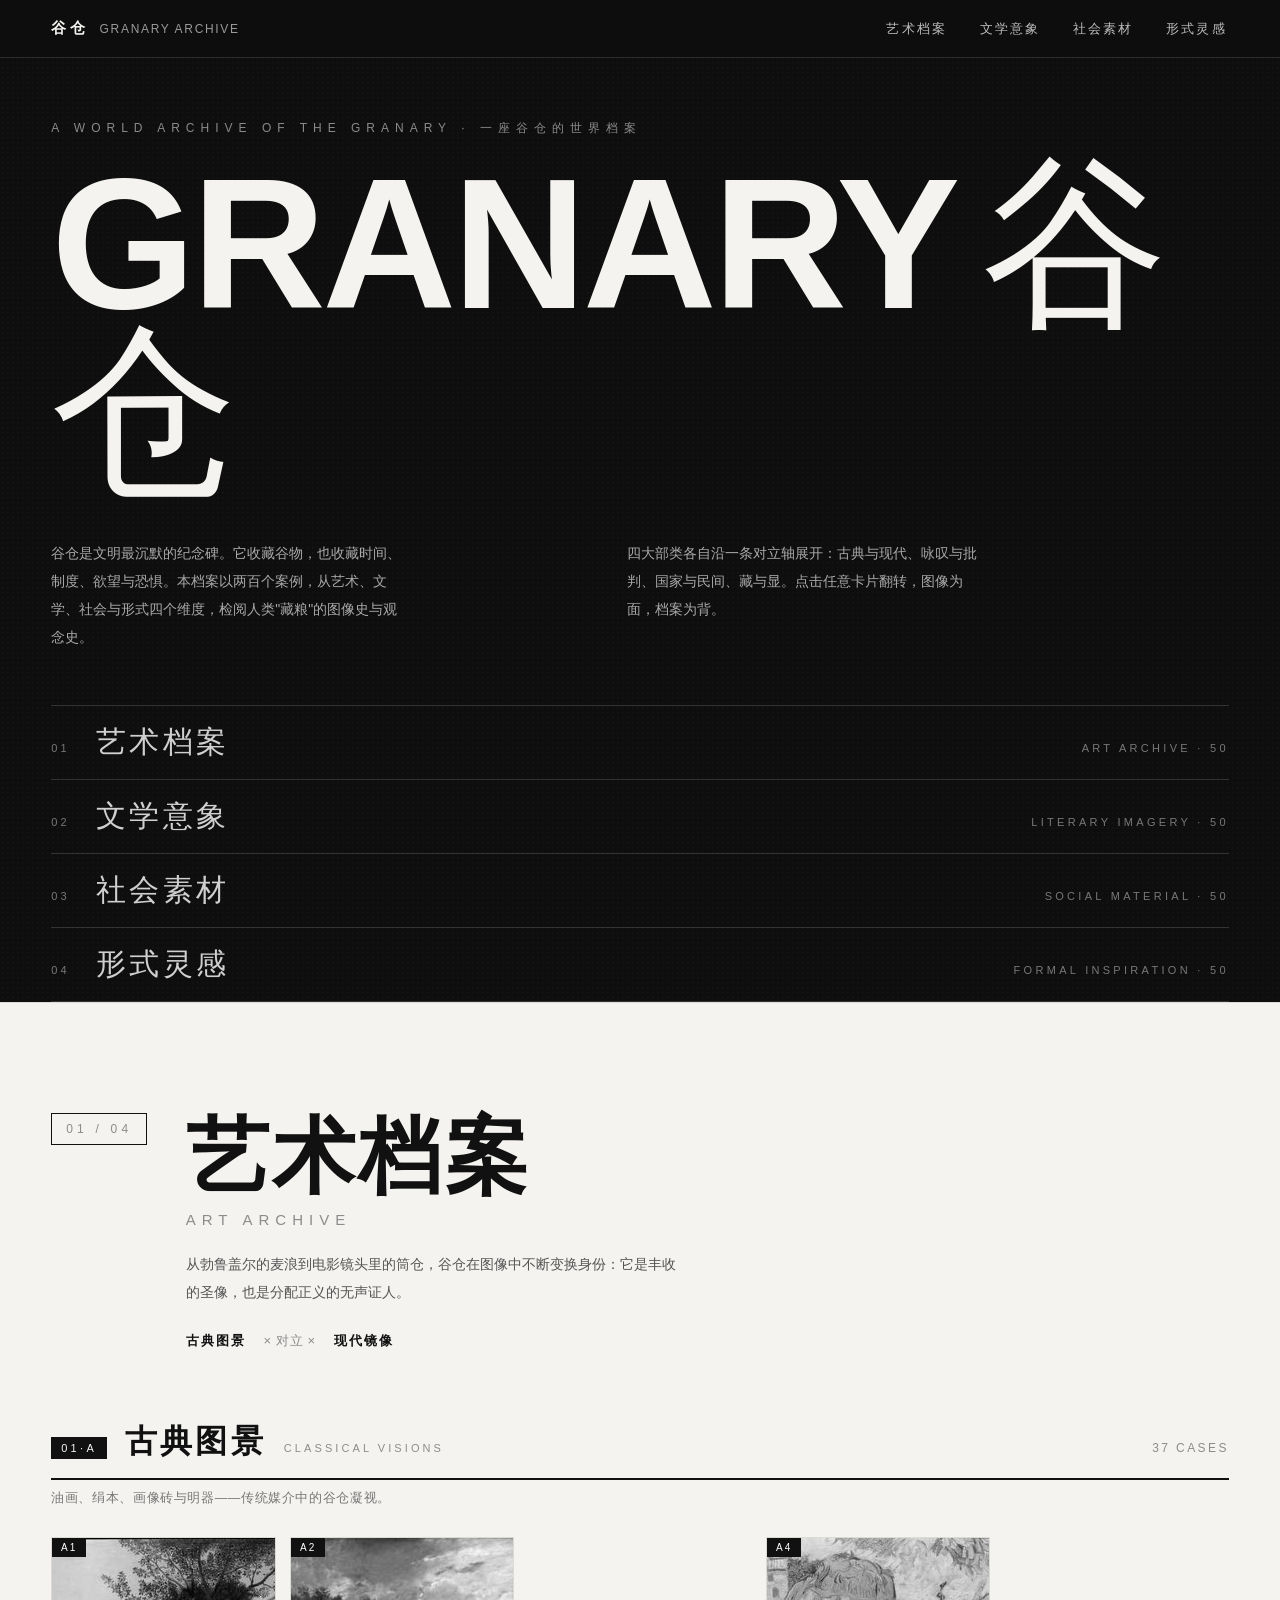
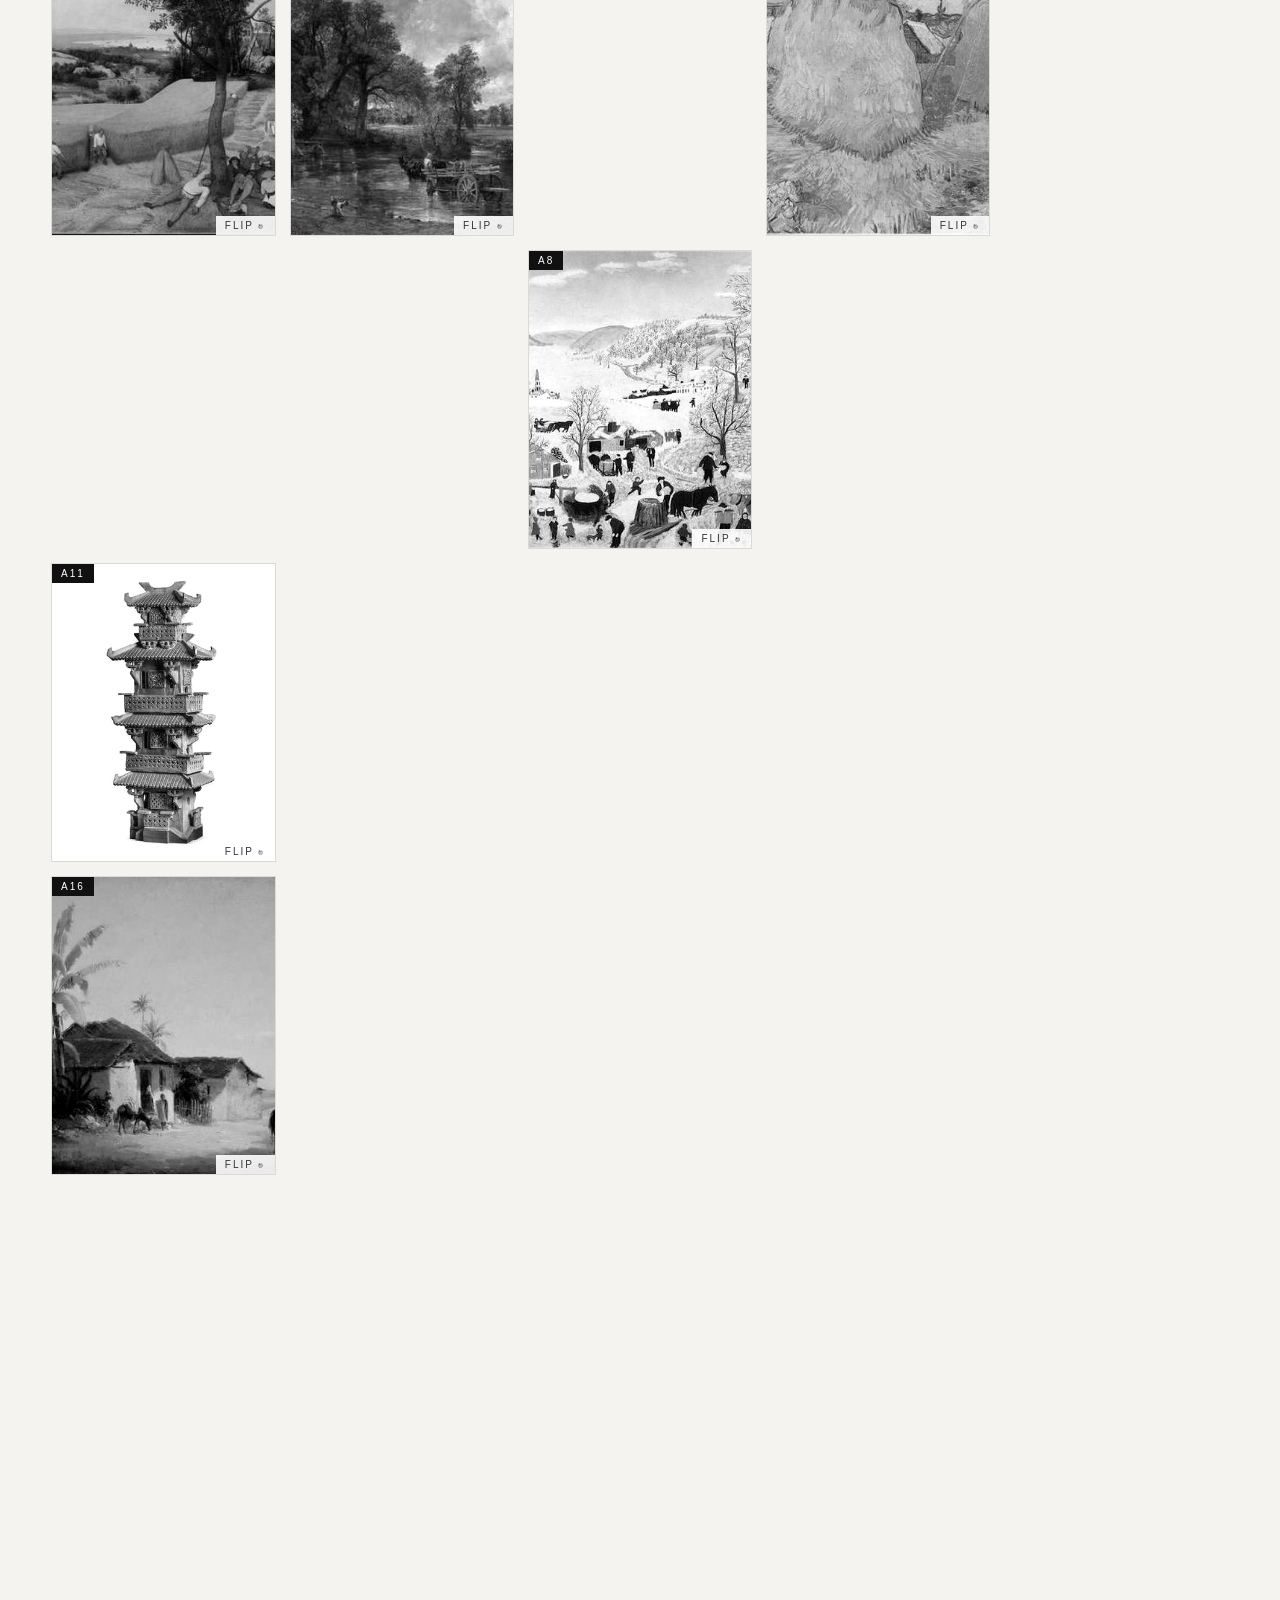
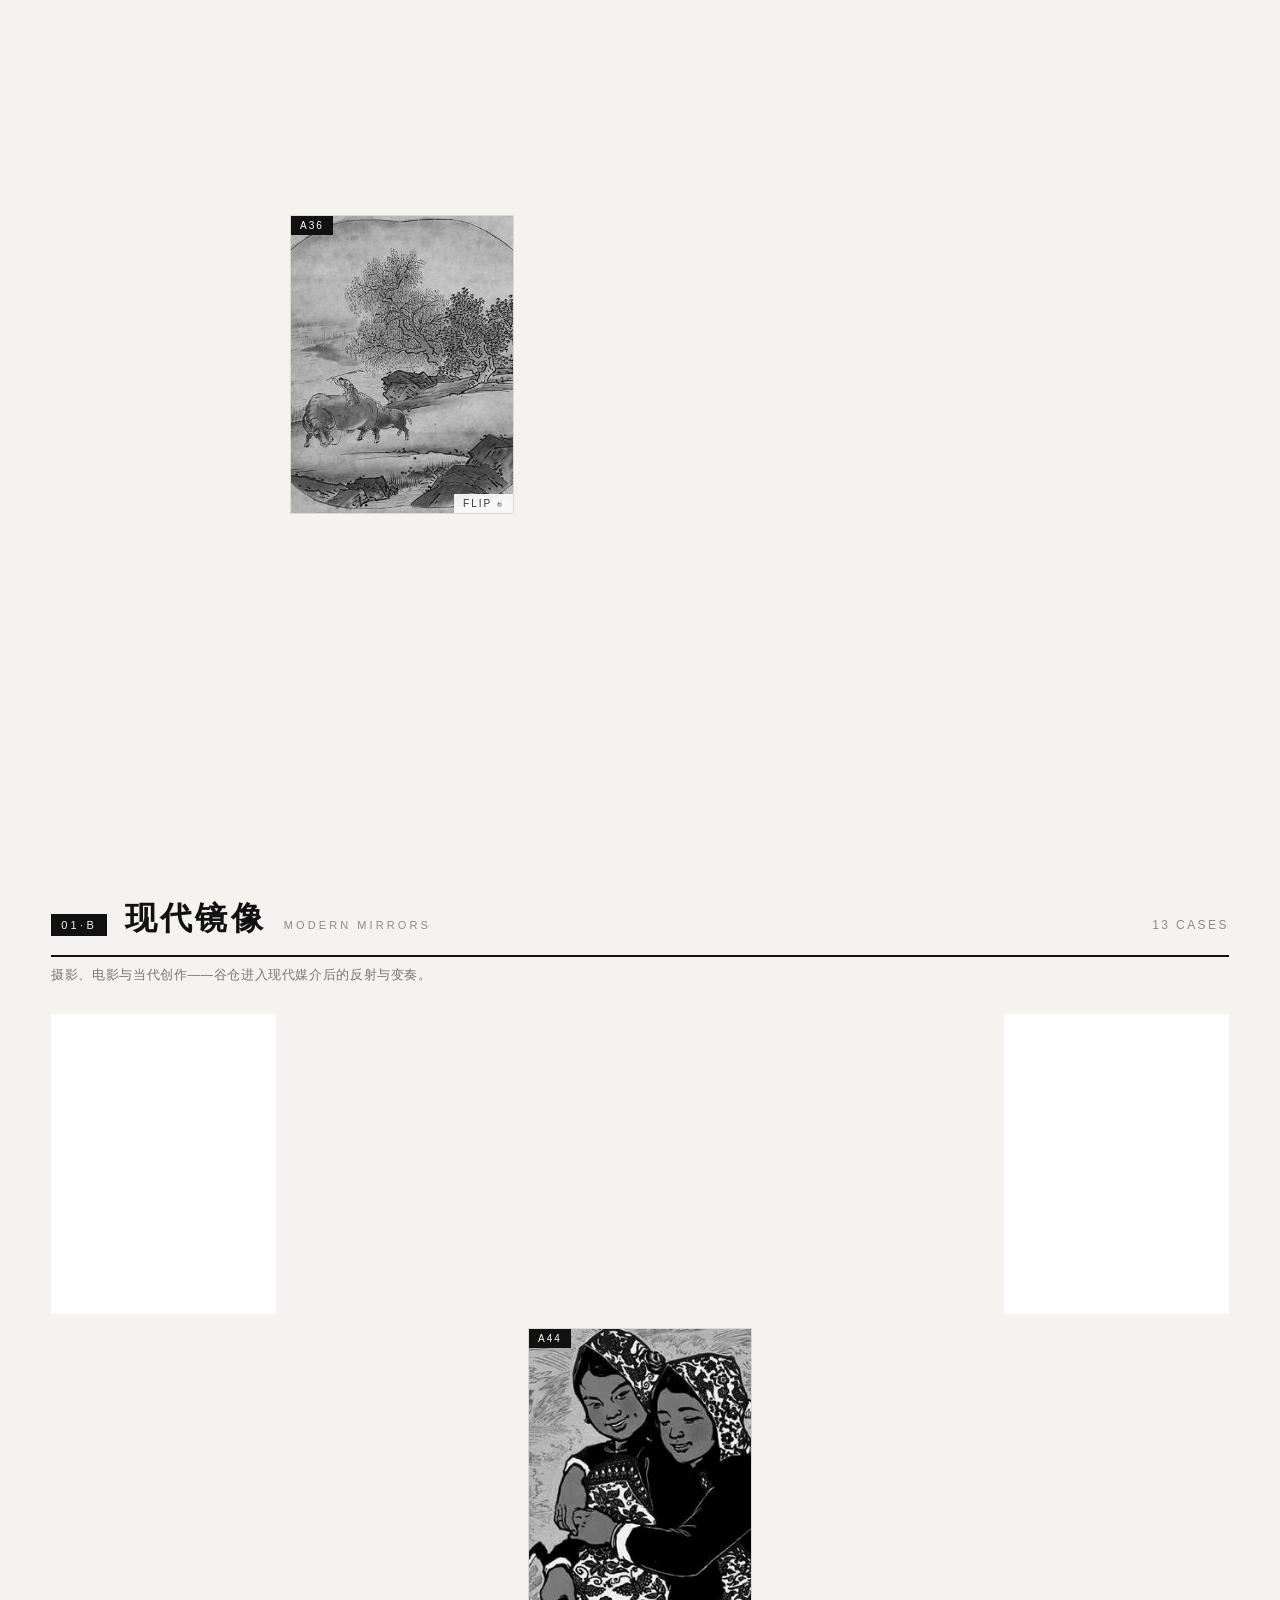
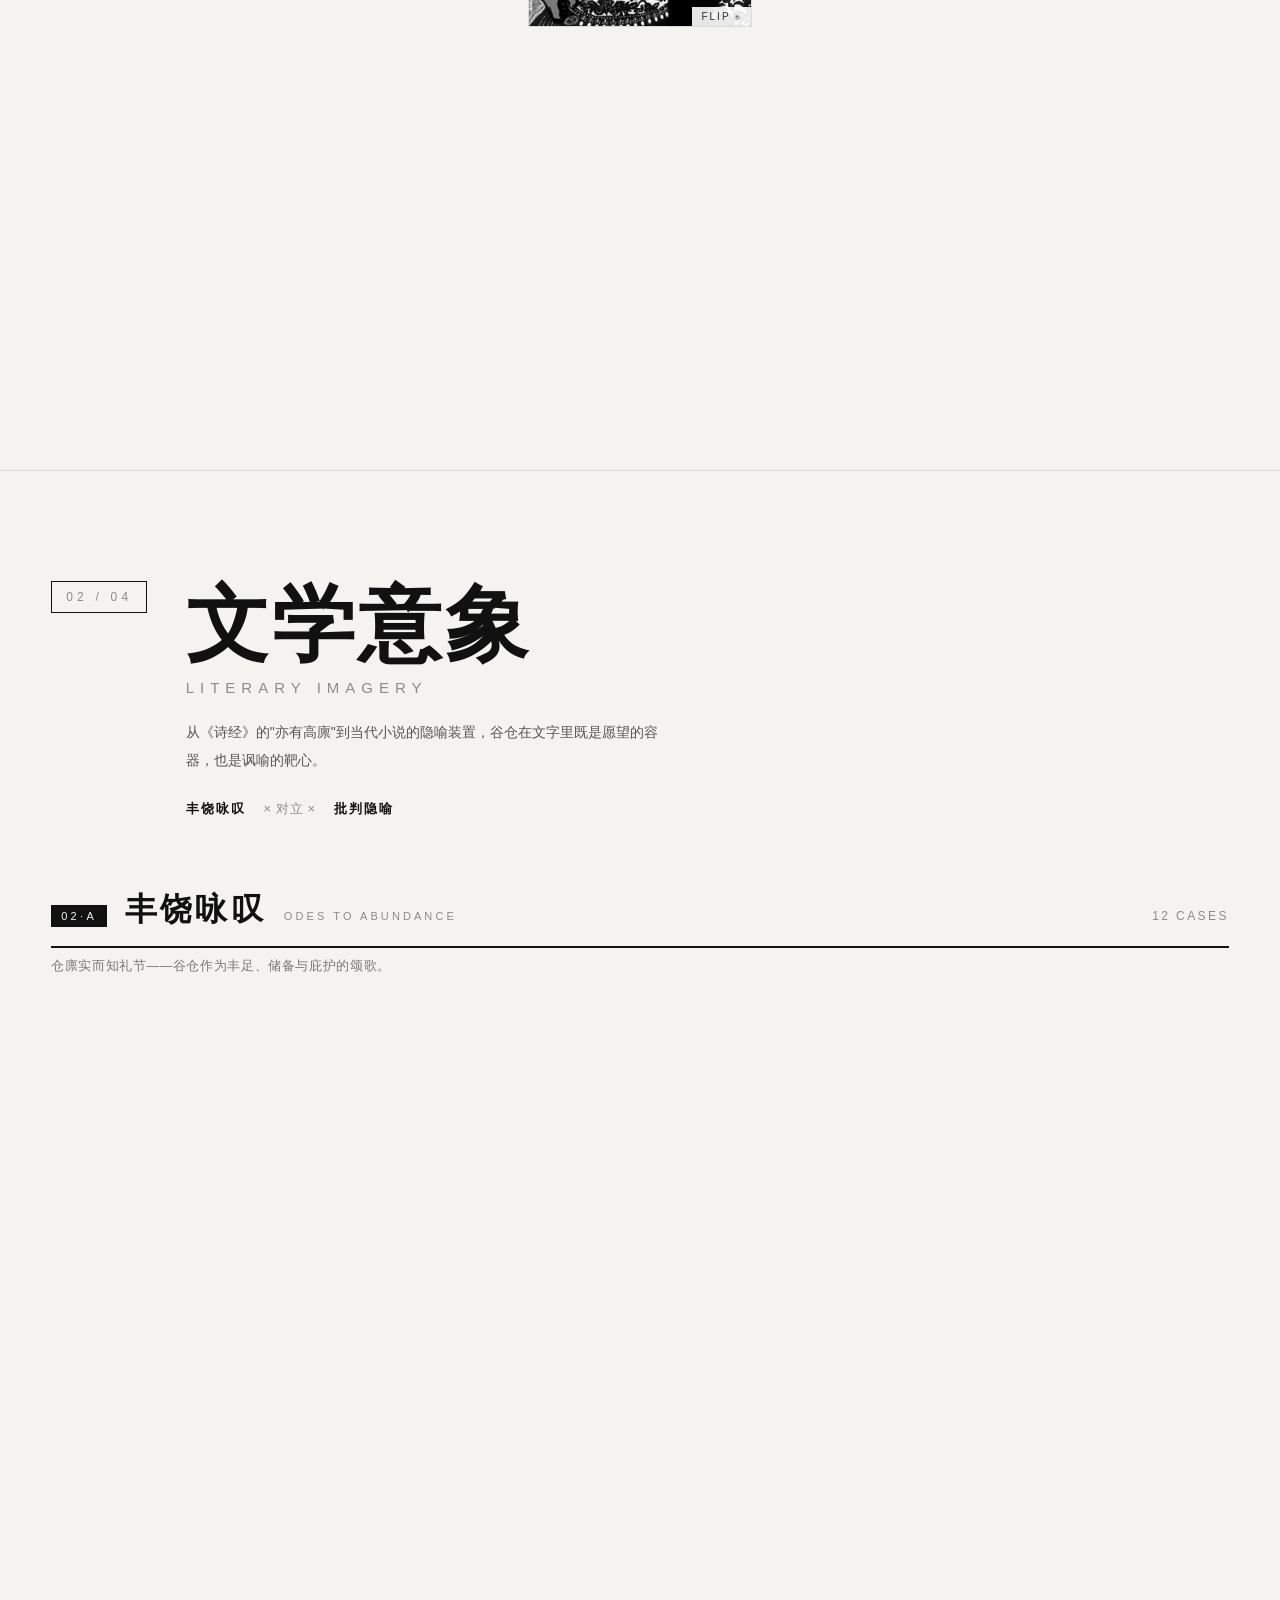
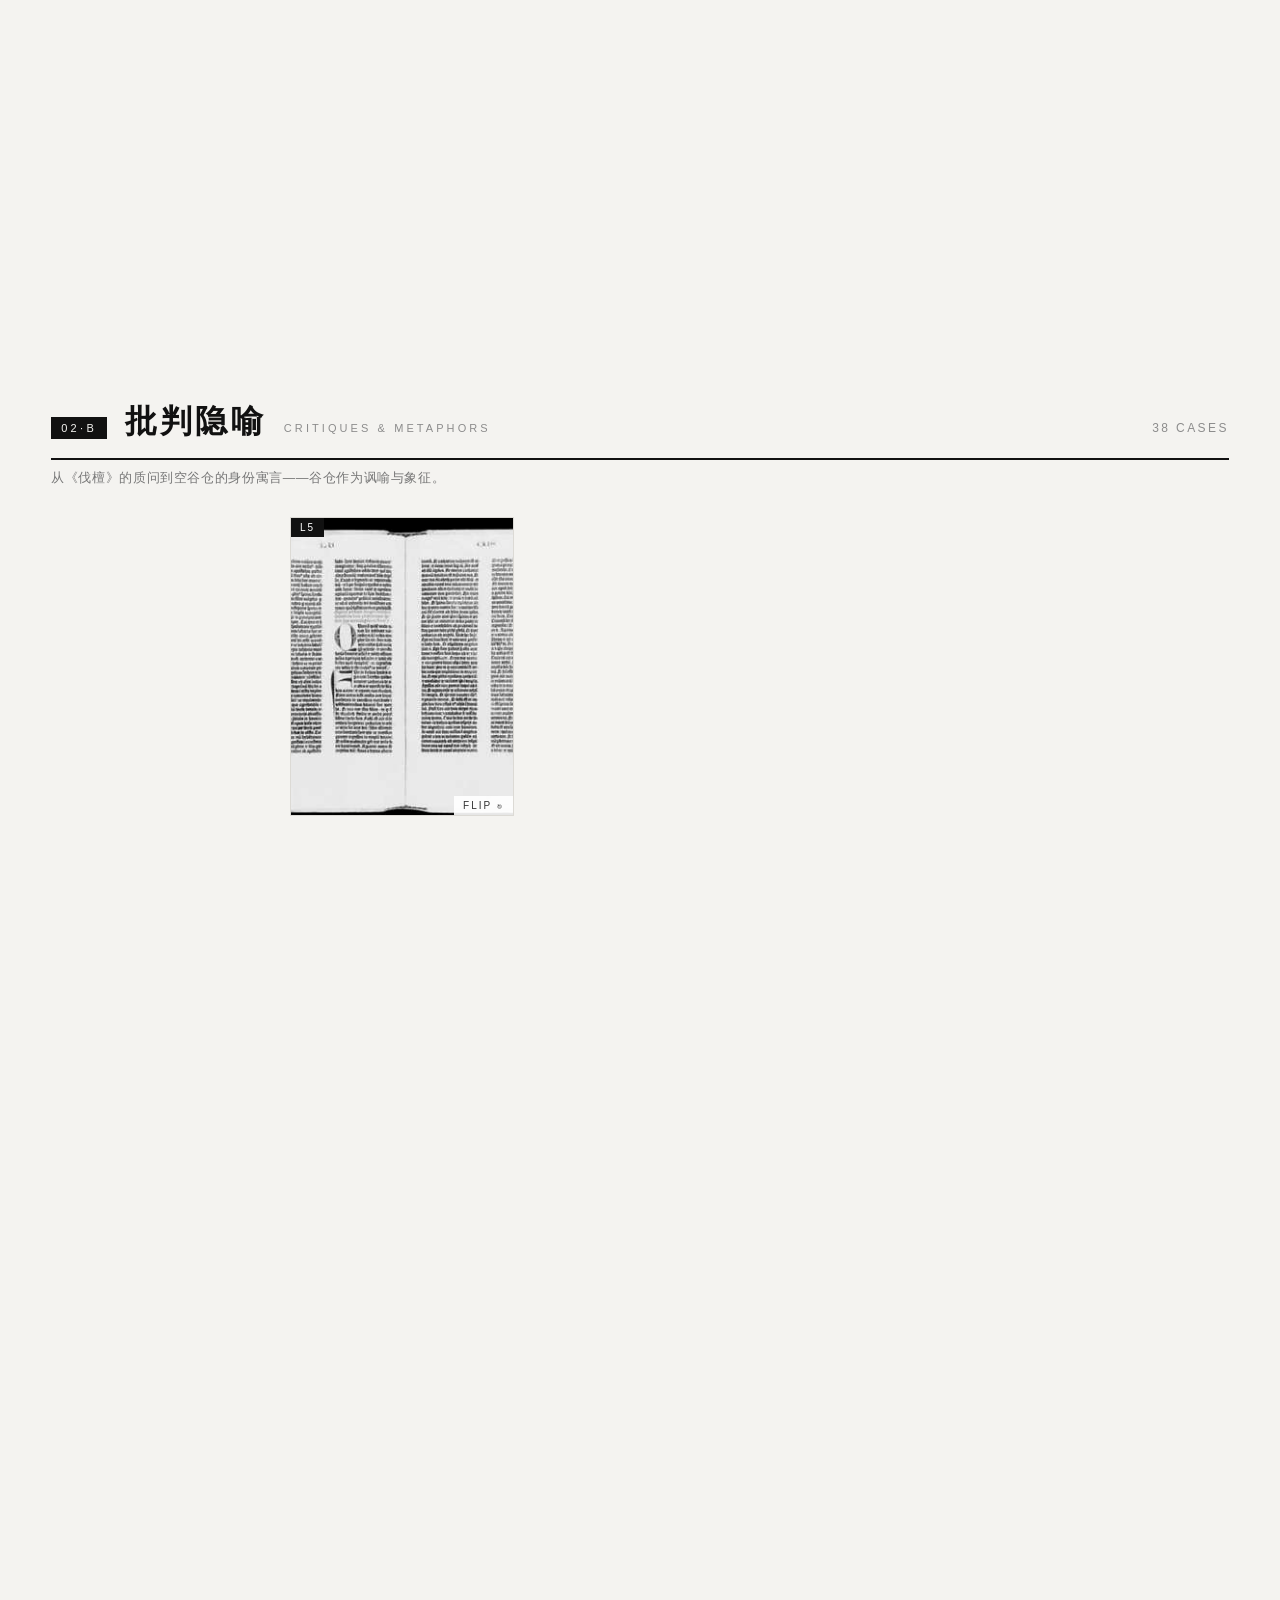
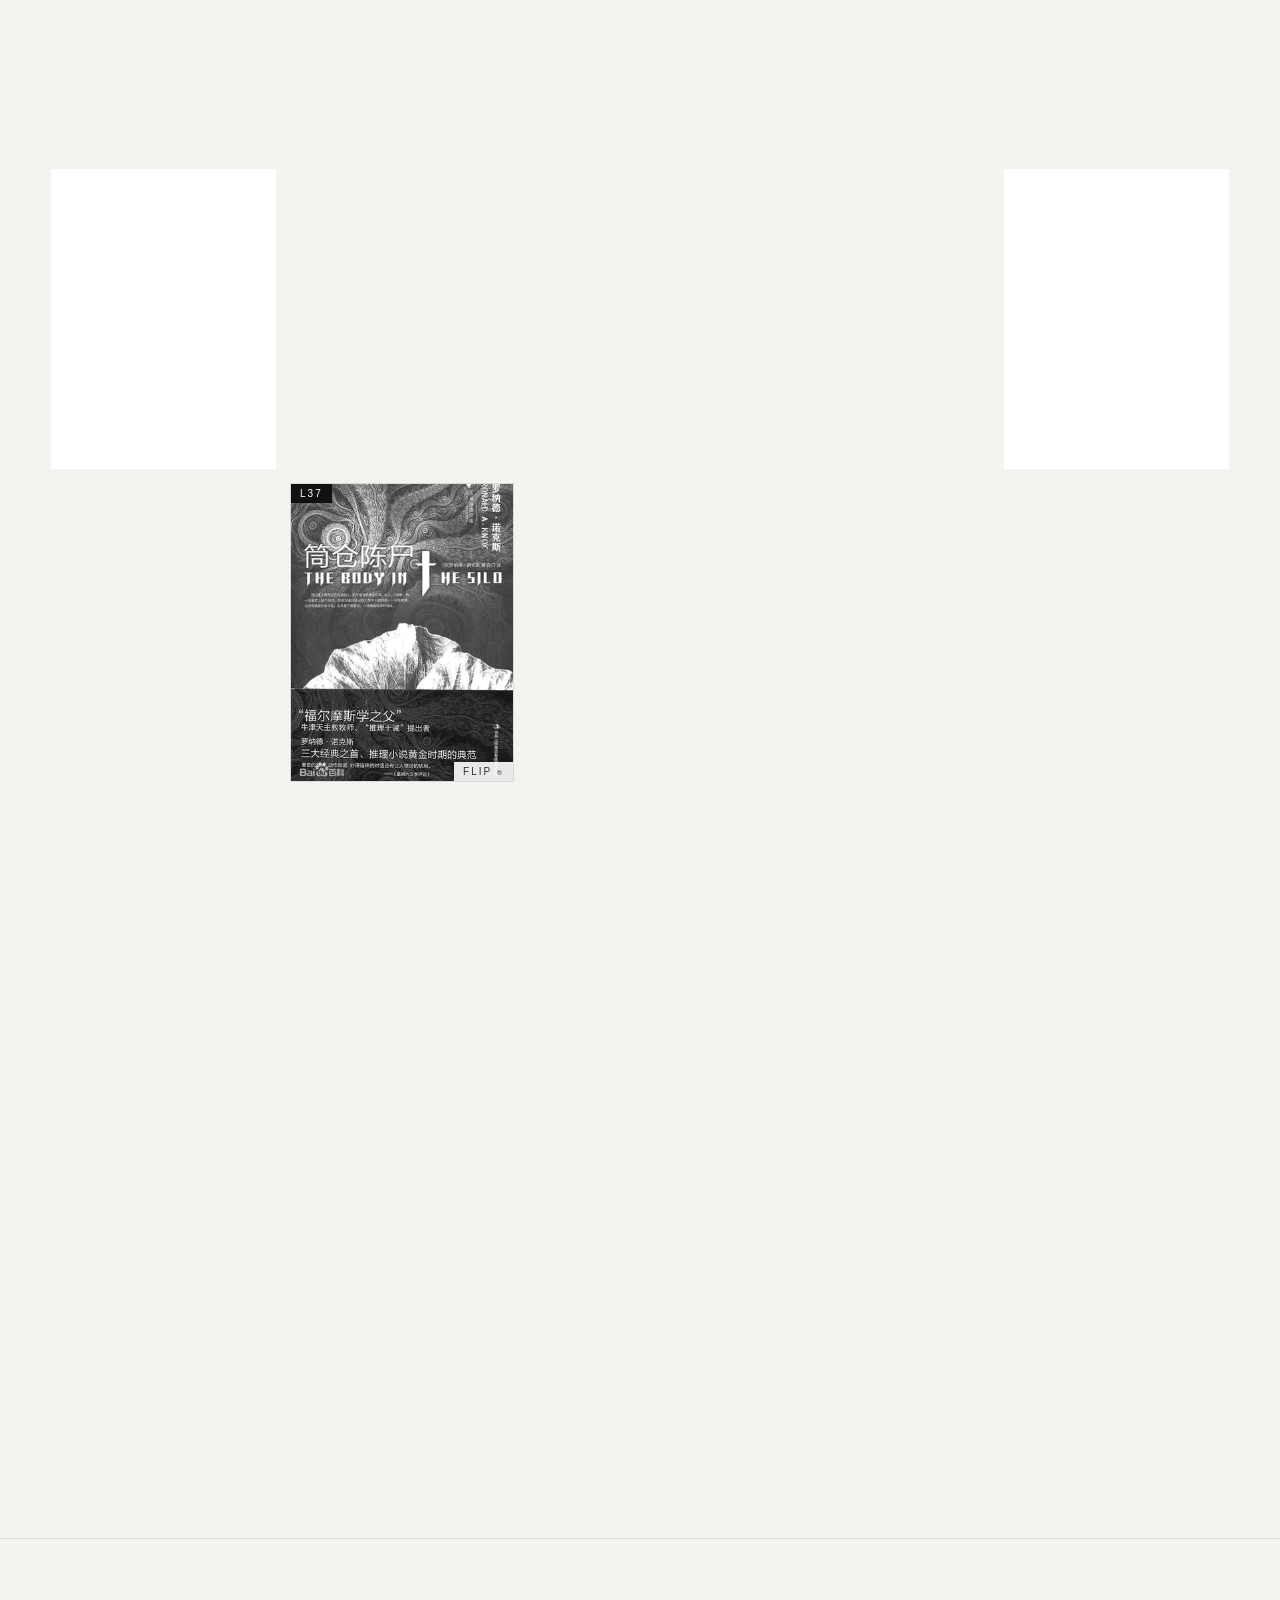
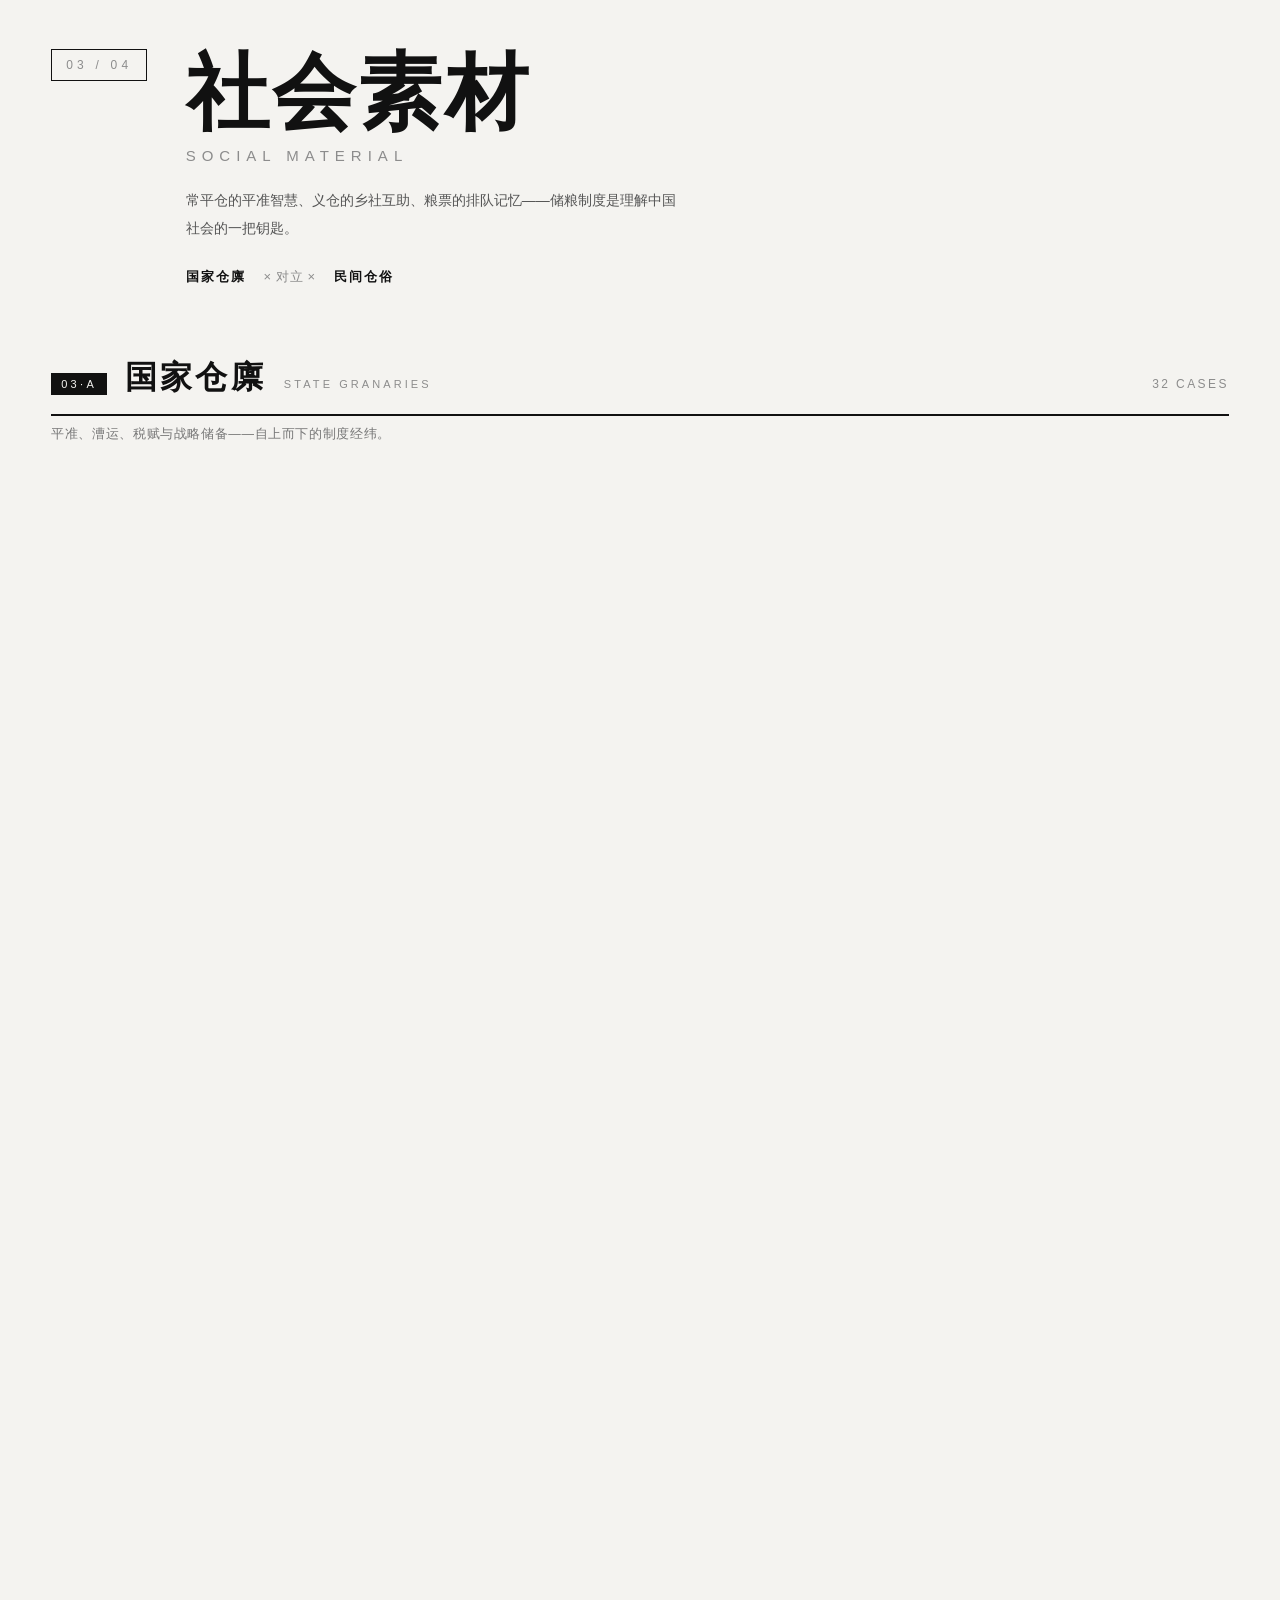
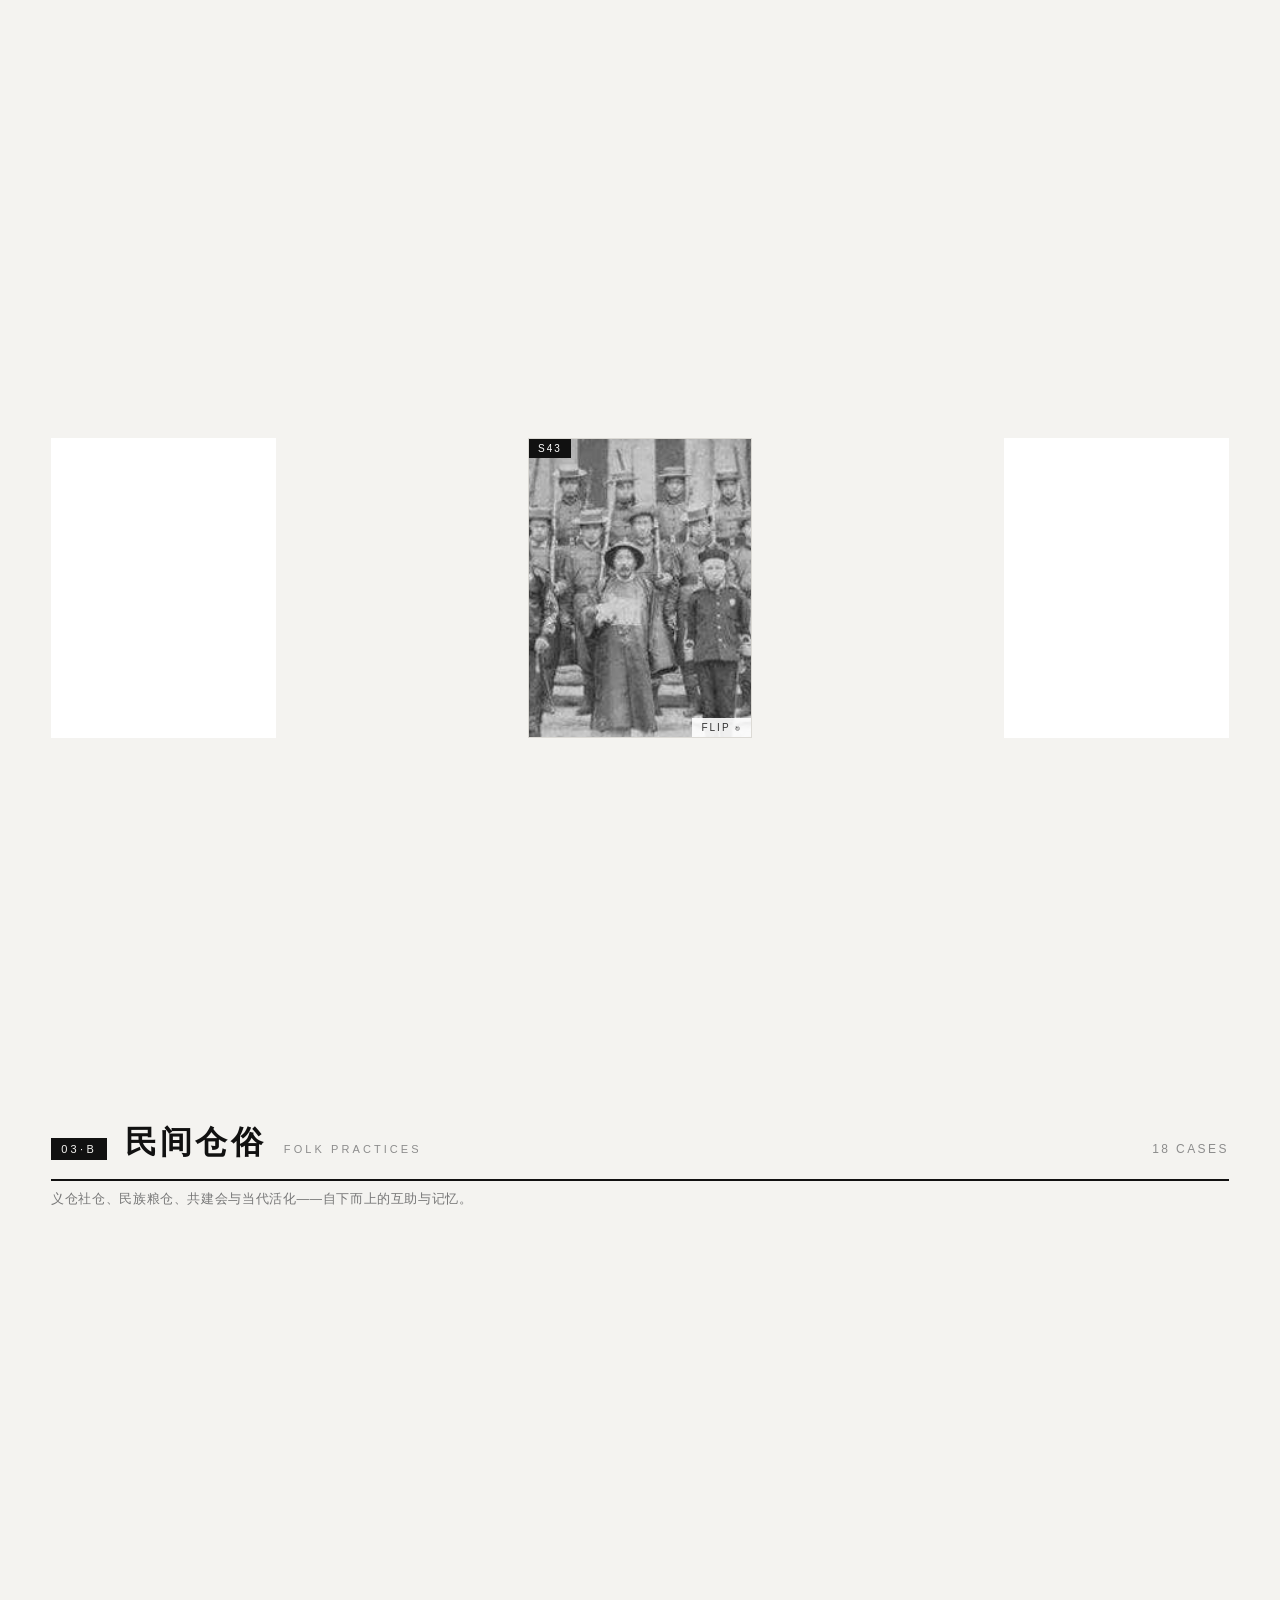
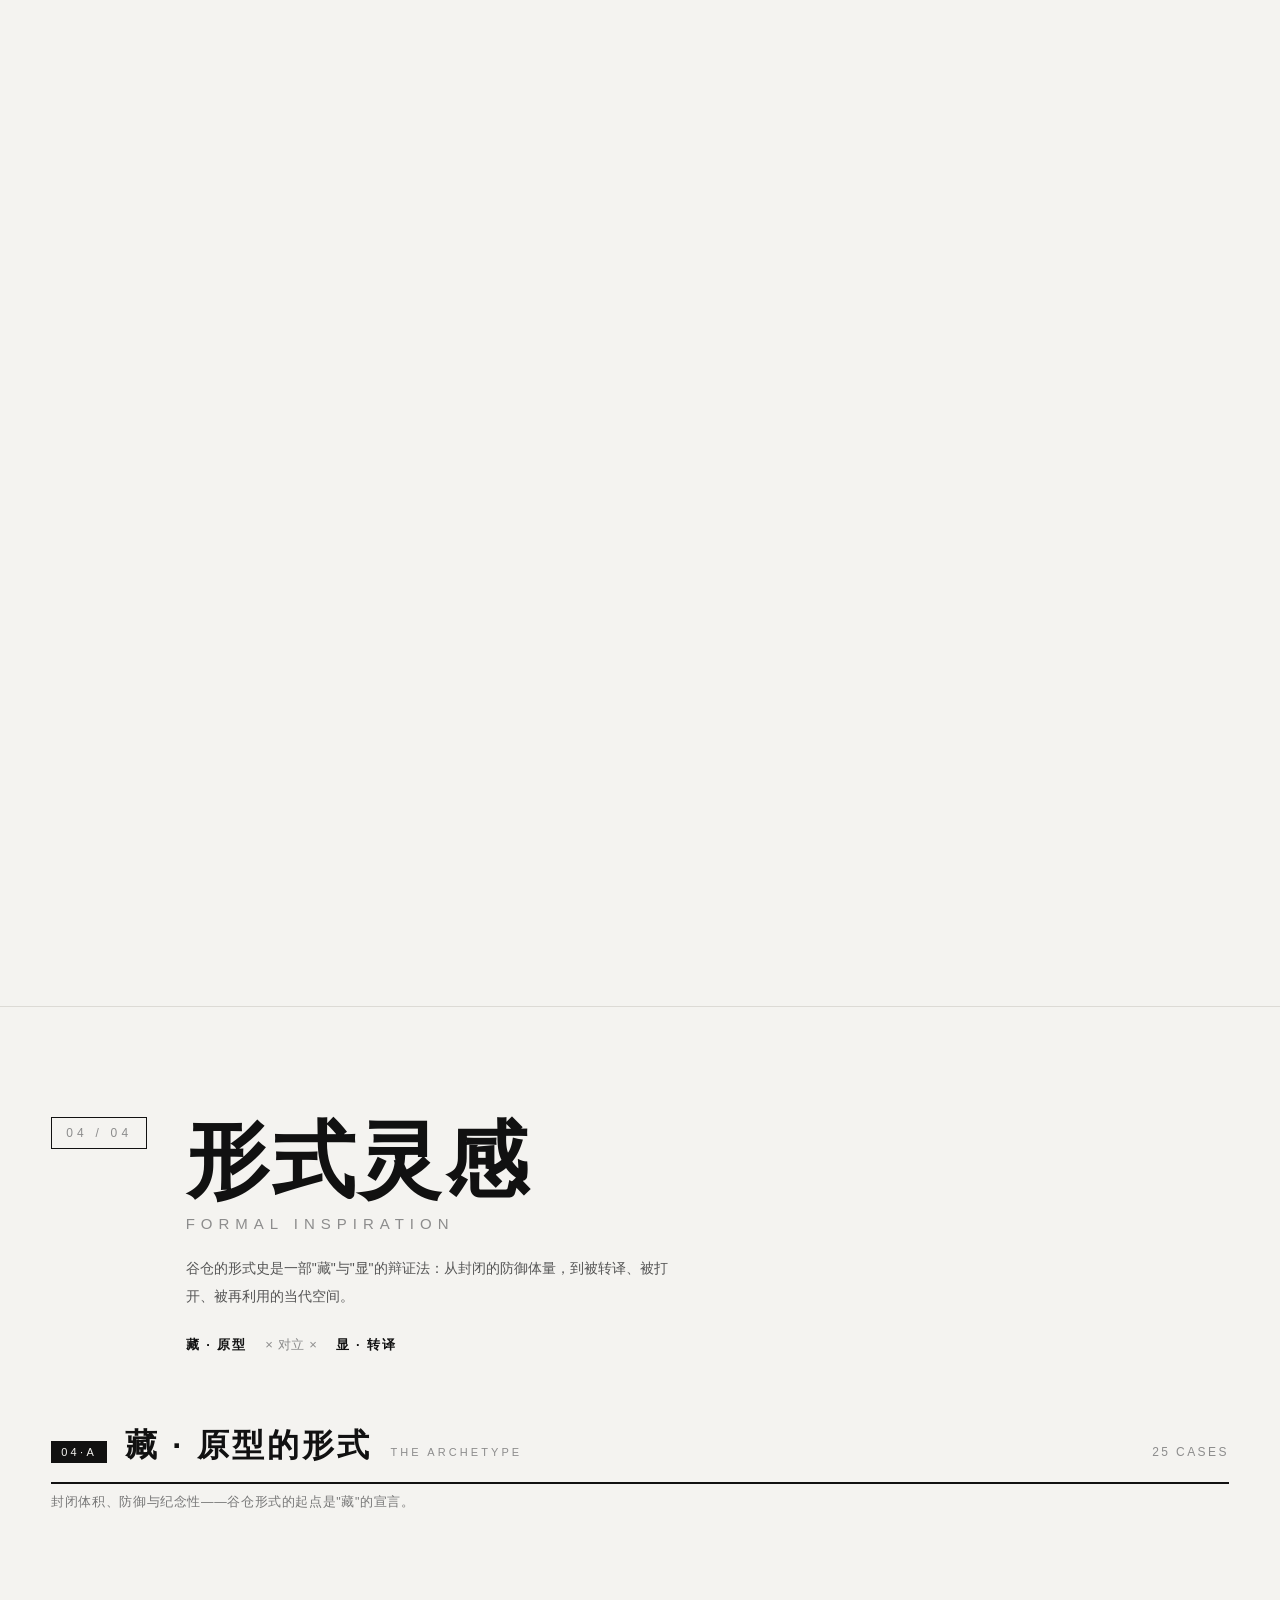
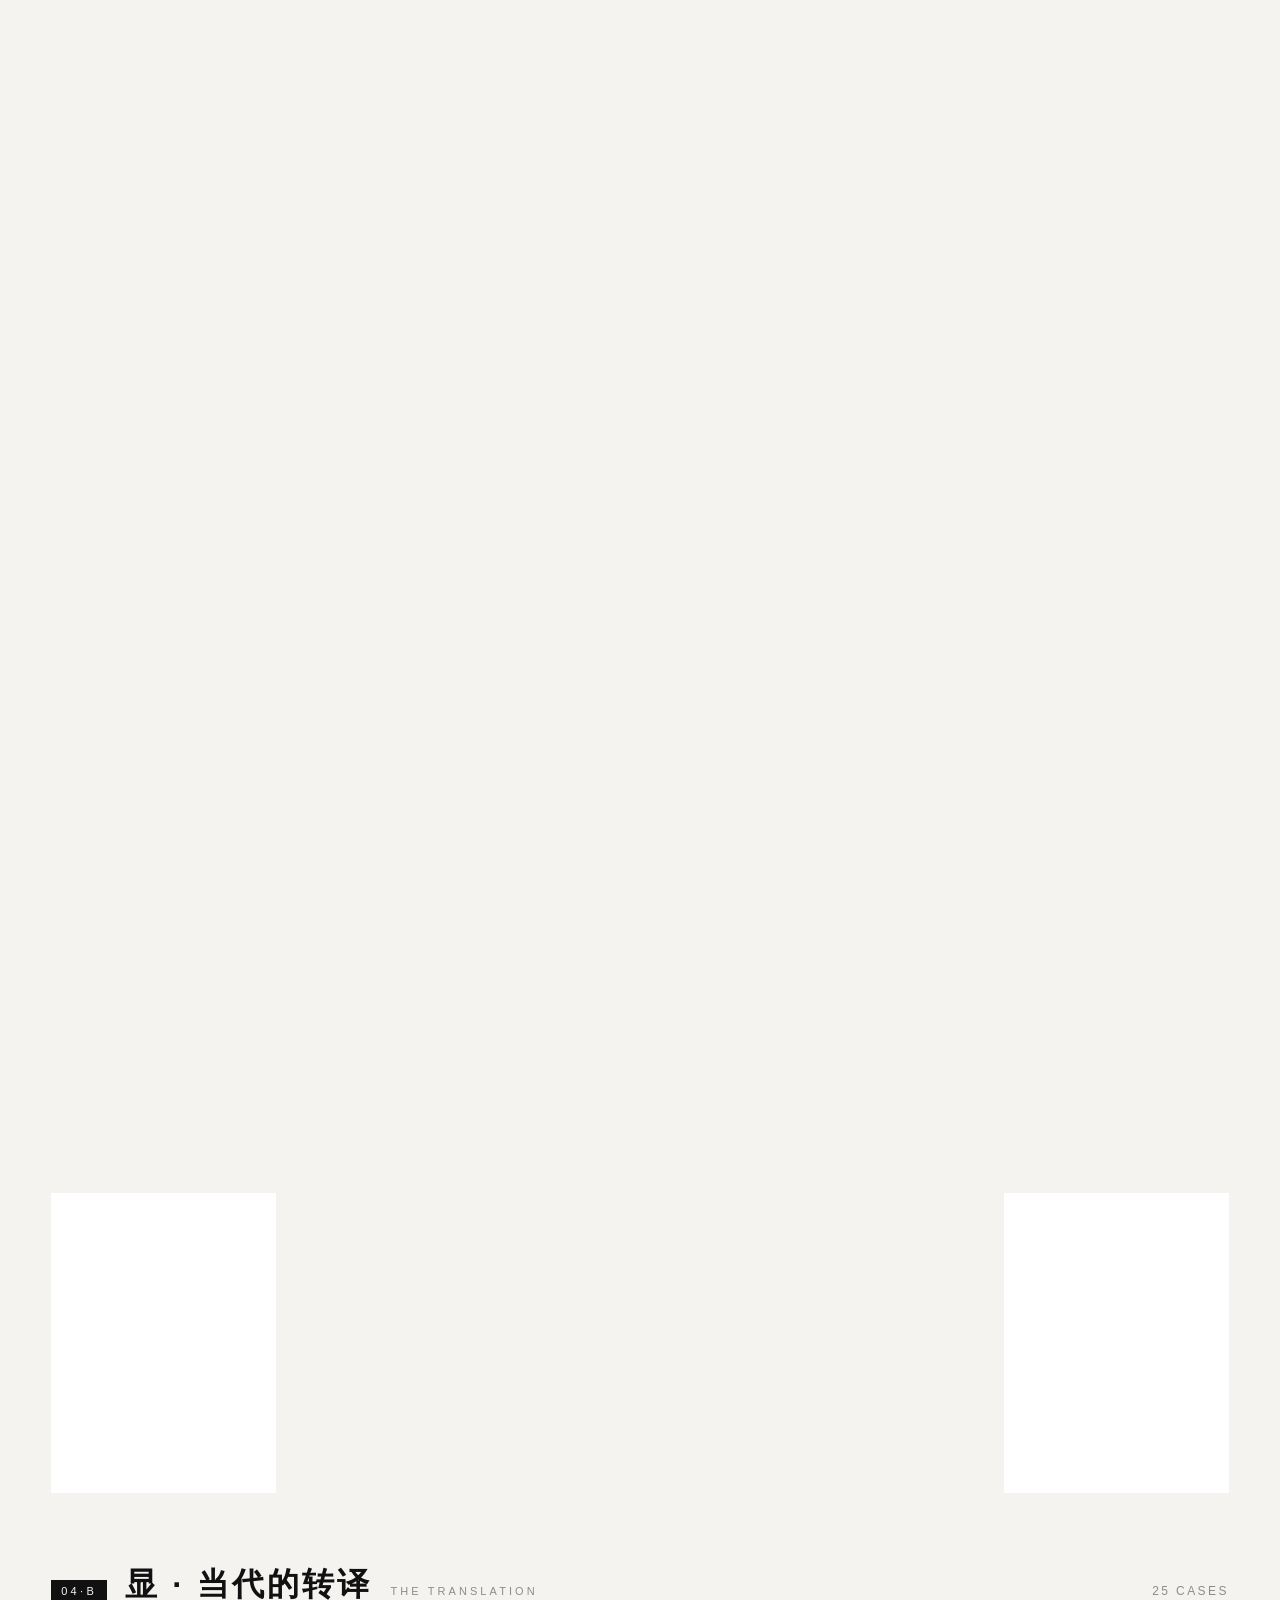
<file: index.html>
<!DOCTYPE html>
<html lang="zh-CN">
<head>
<meta charset="UTF-8">
<meta name="viewport" content="width=device-width, initial-scale=1.0">
<title>Granary 谷仓 — 一座谷仓的世界档案</title>
<style>
:root{
  --ink:#111111; --paper:#f4f3f0; --mid:#8c8c8c; --line:#dcdad5; --dark:#0e0e0e;
}
*{margin:0;padding:0;box-sizing:border-box}
html{scroll-behavior:smooth}
body{background:var(--paper);color:var(--ink);
  font-family:"Helvetica Neue",Helvetica,"PingFang SC","Hiragino Sans GB","Microsoft YaHei",Arial,sans-serif;
  -webkit-font-smoothing:antialiased}
::selection{background:var(--ink);color:var(--paper)}
a{color:inherit;text-decoration:none}

/* ---------- NAV ---------- */
nav{position:fixed;top:0;left:0;right:0;z-index:100;
  display:flex;align-items:center;justify-content:space-between;
  padding:0 4vw;height:58px;background:rgba(14,14,14,.92);backdrop-filter:blur(10px);
  color:#f4f3f0;border-bottom:1px solid rgba(255,255,255,.12)}
.brand{font-size:15px;letter-spacing:.28em;font-weight:600}
.brand span{color:#9a9a9a;font-weight:400;letter-spacing:.14em;margin-left:10px;font-size:12px}
nav ul{display:flex;list-style:none;gap:2.2vw}
nav ul a{font-size:12.5px;letter-spacing:.18em;color:#bdbdbd;transition:color .25s;padding:6px 2px}
nav ul a:hover,nav ul a.active{color:#fff}
@media(max-width:720px){nav ul{gap:12px}nav ul a{font-size:11px;letter-spacing:.08em}.brand span{display:none}}

/* ---------- HERO ---------- */
header{min-height:100vh;background:var(--dark);color:#f4f3f0;display:flex;flex-direction:column;
  justify-content:flex-end;padding:120px 4vw 0;position:relative;overflow:hidden}
header::after{content:"";position:absolute;inset:0;pointer-events:none;
  background-image:radial-gradient(rgba(255,255,255,.05) 1px,transparent 1px);background-size:5px 5px;opacity:.5}
.hero-kicker{font-size:12px;letter-spacing:.5em;color:#8a8a8a;margin-bottom:2.5vh}
.hero-title{font-size:clamp(64px,14.5vw,220px);line-height:.9;font-weight:700;letter-spacing:-.02em}
.hero-title .cn{font-weight:200;margin-left:2vw}
.hero-sub{display:grid;grid-template-columns:1fr 1fr;gap:4vw;margin:5vh 0 6vh;max-width:1100px}
.hero-sub p{font-size:14px;line-height:2;color:#a9a9a9;max-width:46ch}
.hero-index{border-top:1px solid rgba(255,255,255,.15)}
.hero-index a{display:flex;align-items:baseline;gap:2vw;padding:16px 0;border-bottom:1px solid rgba(255,255,255,.15);
  transition:padding-left .3s,color .3s;color:#cfcfcf}
.hero-index a:hover{padding-left:1.5vw;color:#fff}
.hero-index .no{font-size:11px;letter-spacing:.3em;color:#777}
.hero-index .nm{font-size:clamp(18px,2.6vw,30px);font-weight:500;letter-spacing:.12em}
.hero-index .en{margin-left:auto;font-size:11px;letter-spacing:.3em;color:#777;text-transform:uppercase}
@media(max-width:720px){.hero-sub{grid-template-columns:1fr}}

/* ---------- SECTIONS ---------- */
section.cat{padding:110px 4vw 60px;border-top:1px solid var(--line)}
.cat-head{display:grid;grid-template-columns:auto 1fr;gap:3vw;align-items:start;margin-bottom:70px}
.cat-no{font-size:12px;letter-spacing:.35em;color:var(--mid);border:1px solid var(--ink);padding:8px 14px;white-space:nowrap}
.cat-name{font-size:clamp(38px,6.5vw,84px);font-weight:700;line-height:1.05;letter-spacing:.04em}
.cat-name em{display:block;font-style:normal;font-size:clamp(12px,1.3vw,15px);font-weight:400;
  letter-spacing:.4em;color:var(--mid);margin-top:12px;text-transform:uppercase}
.cat-desc{margin-top:22px;font-size:14px;line-height:2;color:#555;max-width:64ch}
.poles{display:flex;flex-wrap:wrap;gap:18px;margin-top:26px;font-size:13px;letter-spacing:.15em}
.poles b{font-weight:600}
.poles .vs{color:var(--mid);letter-spacing:.05em}

.sub{margin-bottom:70px}
.sub-head{display:flex;align-items:baseline;gap:18px;border-bottom:2px solid var(--ink);
  padding-bottom:14px;margin-bottom:34px}
.sub-tag{font-size:11px;letter-spacing:.3em;background:var(--ink);color:var(--paper);padding:5px 10px}
.sub-head h3{font-size:clamp(20px,3vw,32px);font-weight:600;letter-spacing:.1em}
.sub-head .sub-en{font-size:11px;letter-spacing:.28em;color:var(--mid);text-transform:uppercase}
.sub-head .cnt{margin-left:auto;font-size:12px;color:var(--mid);letter-spacing:.2em}
.sub-note{font-size:12.5px;color:#777;letter-spacing:.05em;margin:-24px 0 30px}

/* ---------- CARDS ---------- */
.grid{display:grid;grid-template-columns:repeat(auto-fill,minmax(215px,1fr));gap:14px}
.card{perspective:1400px;aspect-ratio:3/4;cursor:pointer;position:relative}
.card-inner{position:absolute;inset:0;transition:transform .8s cubic-bezier(.2,.75,.2,1);transform-style:preserve-3d}
.card.flipped .card-inner{transform:rotateY(180deg)}
.face{position:absolute;inset:0;backface-visibility:hidden;-webkit-backface-visibility:hidden;overflow:hidden;background:#fff}
.face.front{border:1px solid var(--line)}
.face.front img{width:100%;height:100%;object-fit:cover;display:block;min-height:100%;
  background:linear-gradient(135deg,#e8e6e2,#d4d2cc);
  filter:grayscale(1) contrast(1.05);transition:filter .6s ease,transform .8s ease}
.face.front img.err{object-fit:contain;padding:18%;filter:none;opacity:.55}
.card:hover .face.front img{filter:grayscale(0);transform:scale(1.04)}
.face.front .cid{position:absolute;left:0;top:0;background:var(--ink);color:#fff;
  font-size:10px;letter-spacing:.2em;padding:4px 9px}
.face.front .hint{position:absolute;right:0;bottom:0;background:rgba(255,255,255,.9);color:#333;
  font-size:10px;letter-spacing:.2em;padding:4px 9px}
.face.back{transform:rotateY(180deg);background:var(--dark);color:#e8e7e3;
  padding:14px 14px;display:flex;flex-direction:column;border:1px solid var(--dark)}
.face.back .bid{font-size:9px;letter-spacing:.28em;color:#888;margin-bottom:7px;flex-shrink:0}
.face.back h4{font-size:13.5px;line-height:1.5;font-weight:600;margin-bottom:8px;letter-spacing:.02em;flex-shrink:0}
.face.back .meta{font-size:10px;line-height:1.75;color:#9a9a9a;margin-bottom:7px;flex-shrink:0}
.face.back .meta b{color:#cfcfcf;font-weight:500}
.face.back .tags{display:flex;flex-wrap:wrap;gap:4px;margin-bottom:8px;flex-shrink:0}
.face.back .tags i{font-style:normal;font-size:9px;letter-spacing:.08em;border:1px solid #3a3a3a;
  color:#aaa;padding:1px 6px}
.face.back .note{font-size:10.5px;line-height:1.85;color:#bdbdbd;overflow-y:auto;flex:1;min-height:0;
  scrollbar-width:thin;scrollbar-color:#444 transparent;overscroll-behavior:contain}
.face.back .note::-webkit-scrollbar{width:3px}
.face.back .note::-webkit-scrollbar-thumb{background:#444}
.face.back .more{font-size:9px;letter-spacing:.25em;color:#777;text-align:right;margin-top:6px;flex-shrink:0}

/* ---------- REVEAL ---------- */
.rv{opacity:0;transform:translateY(28px);transition:opacity .7s ease,transform .7s ease}
.rv.on{opacity:1;transform:none}

/* ---------- FOOTER ---------- */
footer{background:var(--dark);color:#8a8a8a;padding:70px 4vw;margin-top:60px}
footer .big{font-size:clamp(28px,5vw,60px);font-weight:700;color:#f4f3f0;letter-spacing:.05em;line-height:1.2}
footer p{margin-top:18px;font-size:12px;letter-spacing:.2em;line-height:2}
</style>
</head>
<body>

<nav>
  <a class="brand" href="#top">谷仓<span>GRANARY ARCHIVE</span></a>
  <ul>
    <li><a href="#art" data-cat="art">艺术档案</a></li>
    <li><a href="#lit" data-cat="lit">文学意象</a></li>
    <li><a href="#soc" data-cat="soc">社会素材</a></li>
    <li><a href="#form" data-cat="form">形式灵感</a></li>
  </ul>
</nav>

<header id="top">
  <div class="hero-kicker">A WORLD ARCHIVE OF THE GRANARY · 一座谷仓的世界档案</div>
  <h1 class="hero-title">GRANARY<span class="cn">谷仓</span></h1>
  <div class="hero-sub">
    <p>谷仓是文明最沉默的纪念碑。它收藏谷物，也收藏时间、制度、欲望与恐惧。本档案以两百个案例，从艺术、文学、社会与形式四个维度，检阅人类"藏粮"的图像史与观念史。</p>
    <p>四大部类各自沿一条对立轴展开：古典与现代、咏叹与批判、国家与民间、藏与显。点击任意卡片翻转，图像为面，档案为背。</p>
  </div>
  <div class="hero-index" id="heroIndex"></div>
</header>

<main id="main"></main>

<footer>
  <div class="big">谷仓 GRANARY</div>
  <p>艺术档案 50 · 文学意象 50 · 社会素材 50 · 形式灵感 50<br>
  GRANARY ARCHIVE — 200 CASES · BLACK / WHITE / GRAY</p>
</footer>

<script src="img/data.js"></script>
<script>
const CATS = {
  art:{no:'01',cn:'艺术档案',en:'Art Archive',
    desc:'从勃鲁盖尔的麦浪到电影镜头里的筒仓，谷仓在图像中不断变换身份：它是丰收的圣像，也是分配正义的无声证人。',
    poleA:'古典图景',poleB:'现代镜像',
    subs:{a1:{name:'古典图景',en:'Classical Visions',note:'油画、绢本、画像砖与明器——传统媒介中的谷仓凝视。'},
          a2:{name:'现代镜像',en:'Modern Mirrors',note:'摄影、电影与当代创作——谷仓进入现代媒介后的反射与变奏。'}}},
  lit:{no:'02',cn:'文学意象',en:'Literary Imagery',
    desc:'从《诗经》的"亦有高廪"到当代小说的隐喻装置，谷仓在文字里既是愿望的容器，也是讽喻的靶心。',
    poleA:'丰饶咏叹',poleB:'批判隐喻',
    subs:{l1:{name:'丰饶咏叹',en:'Odes to Abundance',note:'仓廪实而知礼节——谷仓作为丰足、储备与庇护的颂歌。'},
          l2:{name:'批判隐喻',en:'Critiques & Metaphors',note:'从《伐檀》的质问到空谷仓的身份寓言——谷仓作为讽喻与象征。'}}},
  soc:{no:'03',cn:'社会素材',en:'Social Material',
    desc:'常平仓的平准智慧、义仓的乡社互助、粮票的排队记忆——储粮制度是理解中国社会的一把钥匙。',
    poleA:'国家仓廪',poleB:'民间仓俗',
    subs:{s1:{name:'国家仓廪',en:'State Granaries',note:'平准、漕运、税赋与战略储备——自上而下的制度经纬。'},
          s2:{name:'民间仓俗',en:'Folk Practices',note:'义仓社仓、民族粮仓、共建会与当代活化——自下而上的互助与记忆。'}}},
  form:{no:'04',cn:'形式灵感',en:'Formal Inspiration',
    desc:'谷仓的形式史是一部"藏"与"显"的辩证法：从封闭的防御体量，到被转译、被打开、被再利用的当代空间。',
    poleA:'藏 · 原型',poleB:'显 · 转译',
    subs:{f1:{name:'藏 · 原型的形式',en:'The Archetype',note:'封闭体积、防御与纪念性——谷仓形式的起点是"藏"的宣言。'},
          f2:{name:'显 · 当代的转译',en:'The Translation',note:'改造、艺术与日常挪用——谷仓语汇在当代的打开方式。'}}}
};
const ORDER = ['art','lit','soc'];
ORDER.push('form');
const SUBORDER = {art:['a1','a2'],lit:['l1','l2'],soc:['s1','s2'],form:['f1','f2']};

function esc(s){return (s||'').replace(/&/g,'&amp;').replace(/</g,'&lt;')}

// placeholder: minimal granary icon (shown if an image ever fails to load)
const PH = 'data:image/svg+xml;utf8,' + encodeURIComponent(
`<svg xmlns="http://www.w3.org/2000/svg" viewBox="0 0 120 120"><rect width="120" height="120" fill="none"/><g fill="none" stroke="%23333" stroke-width="4"><path d="M20 60 L60 30 L100 60"/><path d="M28 60 V100 H92 V60"/><rect x="52" y="74" width="16" height="26"/><path d="M36 68 H84"/></g></svg>`);

// mobile devices load images one-by-one from external files to avoid memory pressure
const MOBILE = /Android|iPhone|iPad|iPod|Mobile/i.test(navigator.userAgent)
  || (navigator.hardwareConcurrency && navigator.hardwareConcurrency <= 4 && navigator.deviceMemory && navigator.deviceMemory <= 4);

// retry a failed image up to 3 times (cache-busting), then fall back to placeholder
function imgRetry(img){
  const t = +(img.dataset.tries||0);
  if(t < 3){
    img.dataset.tries = t+1;
    const base = img.dataset.src || (img.dataset.src = img.src.split('?')[0]);
    setTimeout(()=>{ img.src = base + '?r=' + (t+1); }, 700*(t+1));
  }else{
    img.onerror = null;
    img.classList.add('err');
    img.src = PH;
  }
}
// safety net: any image still broken after 8s gets retried once more
window.addEventListener('load', ()=>setTimeout(()=>{
  document.querySelectorAll('.face.front img').forEach(i=>{
    if(i.complete && i.naturalWidth===0 && !i.classList.contains('err')) imgRetry(i);
  });
}, 8000));

// hero index
document.getElementById('heroIndex').innerHTML = ORDER.map(k=>{
  const c = CATS[k];
  return `<a href="#${k}"><span class="no">${c.no}</span><span class="nm">${c.cn}</span><span class="en">${c.en} · 50</span></a>`;
}).join('');

// sections
let html = '';
for(const k of ORDER){
  const c = CATS[k];
  html += `<section class="cat" id="${k}">
    <div class="cat-head rv">
      <div class="cat-no">${c.no} / 04</div>
      <div>
        <h2 class="cat-name">${c.cn}<em>${c.en}</em></h2>
        <p class="cat-desc">${c.desc}</p>
        <div class="poles"><b>${c.poleA}</b><span class="vs">× 对立 ×</span><b>${c.poleB}</b></div>
      </div>
    </div>`;
  for(const sk of SUBORDER[k]){
    const s = c.subs[sk];
    const items = CASES.filter(d=>d.cat===k && d.sub===sk);
    html += `<div class="sub rv">
      <div class="sub-head">
        <span class="sub-tag">${c.no}${sk==='a1'||sk==='l1'||sk==='s1'||sk==='f1'?'·A':'·B'}</span>
        <h3>${s.name}</h3><span class="sub-en">${s.en}</span>
        <span class="cnt">${items.length} CASES</span>
      </div>
      <p class="sub-note">${s.note}</p>
      <div class="grid">`;
    for(const d of items){
      const tags = d.tags.slice(0,4).map(t=>`<i>${esc(t)}</i>`).join('');
      const meta = [d.source?`<b>出处</b>　${esc(d.source)}`:'', d.era?`<b>年代</b>　${esc(d.era)}`:''].filter(Boolean).join('<br>');
      html += `<div class="card" onclick="this.classList.toggle('flipped')">
        <div class="card-inner">
          <div class="face front">
            <img loading="lazy" decoding="async" src="${d.img}" alt="${esc(d.title)}" onerror="imgRetry(this)">
            <span class="cid">${esc(d.id)}</span><span class="hint">FLIP ↻</span>
          </div>
          <div class="face back">
            <div class="bid">${esc(d.id)} — ${c.cn}</div>
            <h4>${esc(d.title)}</h4>
            <div class="meta">${meta}</div>
            <div class="tags">${tags}</div>
            <div class="note" onclick="event.stopPropagation()" onwheel="event.stopPropagation()">${esc(d.note)}</div>
            <div class="more">SCROLL ↓</div>
          </div>
        </div>
      </div>`;
    }
    html += `</div></div>`;
  }
  html += `</section>`;
}
document.getElementById('main').innerHTML = html;

// reveal on scroll
const io = new IntersectionObserver(es=>es.forEach(e=>{
  if(e.isIntersecting){e.target.classList.add('on');io.unobserve(e.target)}
}),{threshold:.08});
document.querySelectorAll('.rv').forEach(el=>io.observe(el));

// hide "SCROLL ↓" hint when the note fits without scrolling
document.querySelectorAll('.face.back').forEach(b=>{
  const n=b.querySelector('.note'), m=b.querySelector('.more');
  const check=()=>{ if(n.scrollHeight<=n.clientHeight+2) m.style.visibility='hidden'; };
  check(); new ResizeObserver(check).observe(n);
});

// nav active state
const links = document.querySelectorAll('nav ul a');
const secs = ORDER.map(k=>document.getElementById(k));
window.addEventListener('scroll',()=>{
  let cur = null;
  for(const s of secs){ if(s.getBoundingClientRect().top < 120) cur = s.id; }
  links.forEach(l=>l.classList.toggle('active', l.dataset.cat===cur));
},{passive:true});
</script>
</body>
</html>
</file>
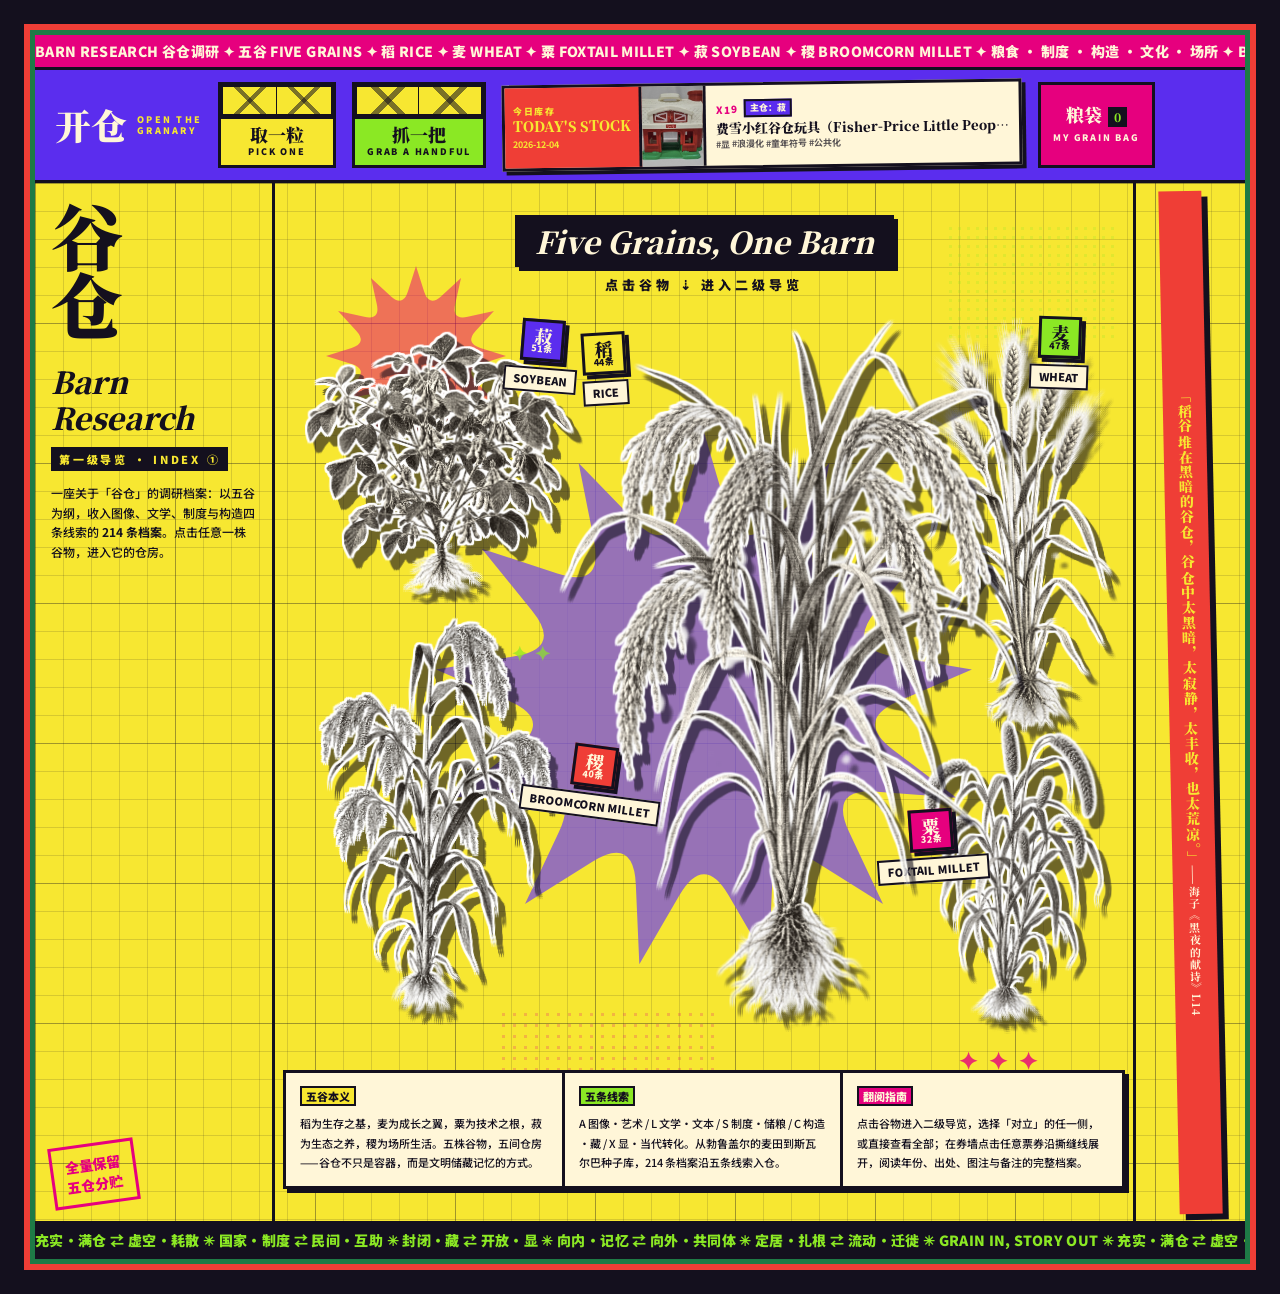
<file: barn/index.html>
<!doctype html>
<html lang="en">
  <head>
    <meta charset="UTF-8" />
    <meta name="viewport" content="width=device-width, initial-scale=1.0" />
    <title>Barn Research 谷仓 · 五谷调研档案</title>
    <script type="module" crossorigin src="./assets/index-I20W3jM8.js"></script>
    <link rel="stylesheet" crossorigin href="./assets/index-BIR7a4p0.css">
  </head>
  <body>
    <div id="root"></div>
  </body>
</html>
</file>
<file: barn/assets/index-BIR7a4p0.css>
@import"https://fonts.googleapis.com/css2?family=Noto+Serif+SC:wght@600;700;900&family=Noto+Sans+SC:wght@400;500;700;900&display=swap";*,:before,:after{--tw-border-spacing-x: 0;--tw-border-spacing-y: 0;--tw-translate-x: 0;--tw-translate-y: 0;--tw-rotate: 0;--tw-skew-x: 0;--tw-skew-y: 0;--tw-scale-x: 1;--tw-scale-y: 1;--tw-pan-x: ;--tw-pan-y: ;--tw-pinch-zoom: ;--tw-scroll-snap-strictness: proximity;--tw-gradient-from-position: ;--tw-gradient-via-position: ;--tw-gradient-to-position: ;--tw-ordinal: ;--tw-slashed-zero: ;--tw-numeric-figure: ;--tw-numeric-spacing: ;--tw-numeric-fraction: ;--tw-ring-inset: ;--tw-ring-offset-width: 0px;--tw-ring-offset-color: #fff;--tw-ring-color: rgb(59 130 246 / .5);--tw-ring-offset-shadow: 0 0 #0000;--tw-ring-shadow: 0 0 #0000;--tw-shadow: 0 0 #0000;--tw-shadow-colored: 0 0 #0000;--tw-blur: ;--tw-brightness: ;--tw-contrast: ;--tw-grayscale: ;--tw-hue-rotate: ;--tw-invert: ;--tw-saturate: ;--tw-sepia: ;--tw-drop-shadow: ;--tw-backdrop-blur: ;--tw-backdrop-brightness: ;--tw-backdrop-contrast: ;--tw-backdrop-grayscale: ;--tw-backdrop-hue-rotate: ;--tw-backdrop-invert: ;--tw-backdrop-opacity: ;--tw-backdrop-saturate: ;--tw-backdrop-sepia: ;--tw-contain-size: ;--tw-contain-layout: ;--tw-contain-paint: ;--tw-contain-style: }::backdrop{--tw-border-spacing-x: 0;--tw-border-spacing-y: 0;--tw-translate-x: 0;--tw-translate-y: 0;--tw-rotate: 0;--tw-skew-x: 0;--tw-skew-y: 0;--tw-scale-x: 1;--tw-scale-y: 1;--tw-pan-x: ;--tw-pan-y: ;--tw-pinch-zoom: ;--tw-scroll-snap-strictness: proximity;--tw-gradient-from-position: ;--tw-gradient-via-position: ;--tw-gradient-to-position: ;--tw-ordinal: ;--tw-slashed-zero: ;--tw-numeric-figure: ;--tw-numeric-spacing: ;--tw-numeric-fraction: ;--tw-ring-inset: ;--tw-ring-offset-width: 0px;--tw-ring-offset-color: #fff;--tw-ring-color: rgb(59 130 246 / .5);--tw-ring-offset-shadow: 0 0 #0000;--tw-ring-shadow: 0 0 #0000;--tw-shadow: 0 0 #0000;--tw-shadow-colored: 0 0 #0000;--tw-blur: ;--tw-brightness: ;--tw-contrast: ;--tw-grayscale: ;--tw-hue-rotate: ;--tw-invert: ;--tw-saturate: ;--tw-sepia: ;--tw-drop-shadow: ;--tw-backdrop-blur: ;--tw-backdrop-brightness: ;--tw-backdrop-contrast: ;--tw-backdrop-grayscale: ;--tw-backdrop-hue-rotate: ;--tw-backdrop-invert: ;--tw-backdrop-opacity: ;--tw-backdrop-saturate: ;--tw-backdrop-sepia: ;--tw-contain-size: ;--tw-contain-layout: ;--tw-contain-paint: ;--tw-contain-style: }*,:before,:after{box-sizing:border-box;border-width:0;border-style:solid;border-color:#e5e7eb}:before,:after{--tw-content: ""}html,:host{line-height:1.5;-webkit-text-size-adjust:100%;-moz-tab-size:4;-o-tab-size:4;tab-size:4;font-family:ui-sans-serif,system-ui,sans-serif,"Apple Color Emoji","Segoe UI Emoji",Segoe UI Symbol,"Noto Color Emoji";font-feature-settings:normal;font-variation-settings:normal;-webkit-tap-highlight-color:transparent}body{margin:0;line-height:inherit}hr{height:0;color:inherit;border-top-width:1px}abbr:where([title]){-webkit-text-decoration:underline dotted;text-decoration:underline dotted}h1,h2,h3,h4,h5,h6{font-size:inherit;font-weight:inherit}a{color:inherit;text-decoration:inherit}b,strong{font-weight:bolder}code,kbd,samp,pre{font-family:ui-monospace,SFMono-Regular,Menlo,Monaco,Consolas,Liberation Mono,Courier New,monospace;font-feature-settings:normal;font-variation-settings:normal;font-size:1em}small{font-size:80%}sub,sup{font-size:75%;line-height:0;position:relative;vertical-align:baseline}sub{bottom:-.25em}sup{top:-.5em}table{text-indent:0;border-color:inherit;border-collapse:collapse}button,input,optgroup,select,textarea{font-family:inherit;font-feature-settings:inherit;font-variation-settings:inherit;font-size:100%;font-weight:inherit;line-height:inherit;letter-spacing:inherit;color:inherit;margin:0;padding:0}button,select{text-transform:none}button,input:where([type=button]),input:where([type=reset]),input:where([type=submit]){-webkit-appearance:button;background-color:transparent;background-image:none}:-moz-focusring{outline:auto}:-moz-ui-invalid{box-shadow:none}progress{vertical-align:baseline}::-webkit-inner-spin-button,::-webkit-outer-spin-button{height:auto}[type=search]{-webkit-appearance:textfield;outline-offset:-2px}::-webkit-search-decoration{-webkit-appearance:none}::-webkit-file-upload-button{-webkit-appearance:button;font:inherit}summary{display:list-item}blockquote,dl,dd,h1,h2,h3,h4,h5,h6,hr,figure,p,pre{margin:0}fieldset{margin:0;padding:0}legend{padding:0}ol,ul,menu{list-style:none;margin:0;padding:0}dialog{padding:0}textarea{resize:vertical}input::-moz-placeholder,textarea::-moz-placeholder{opacity:1;color:#9ca3af}input::placeholder,textarea::placeholder{opacity:1;color:#9ca3af}button,[role=button]{cursor:pointer}:disabled{cursor:default}img,svg,video,canvas,audio,iframe,embed,object{display:block;vertical-align:middle}img,video{max-width:100%;height:auto}[hidden]:where(:not([hidden=until-found])){display:none}:root{--background: 0 0% 100%;--foreground: 240 10% 3.9%;--card: 0 0% 100%;--card-foreground: 240 10% 3.9%;--popover: 0 0% 100%;--popover-foreground: 240 10% 3.9%;--primary: 240 5.9% 10%;--primary-foreground: 0 0% 98%;--secondary: 240 4.8% 95.9%;--secondary-foreground: 240 5.9% 10%;--muted: 240 4.8% 95.9%;--muted-foreground: 240 3.8% 46.1%;--accent: 240 4.8% 95.9%;--accent-foreground: 240 5.9% 10%;--destructive: 0 84.2% 60.2%;--destructive-foreground: 0 0% 98%;--border: 240 5.9% 90%;--input: 240 5.9% 90%;--ring: 240 5.9% 10%;--radius: .625rem;--sidebar-background: 0 0% 98%;--sidebar-foreground: 240 5.3% 26.1%;--sidebar-primary: 240 5.9% 10%;--sidebar-primary-foreground: 0 0% 98%;--sidebar-accent: 240 4.8% 95.9%;--sidebar-accent-foreground: 240 5.9% 10%;--sidebar-border: 220 13% 91%;--sidebar-ring: 217.2 91.2% 59.8%}.dark{--background: 240 10% 3.9%;--foreground: 0 0% 98%;--card: 240 10% 3.9%;--card-foreground: 0 0% 98%;--popover: 240 10% 3.9%;--popover-foreground: 0 0% 98%;--primary: 0 0% 98%;--primary-foreground: 240 5.9% 10%;--secondary: 240 3.7% 15.9%;--secondary-foreground: 0 0% 98%;--muted: 240 3.7% 15.9%;--muted-foreground: 240 5% 64.9%;--accent: 240 3.7% 15.9%;--accent-foreground: 0 0% 98%;--destructive: 0 62.8% 30.6%;--destructive-foreground: 0 0% 98%;--border: 240 3.7% 15.9%;--input: 240 3.7% 15.9%;--ring: 240 4.9% 83.9%;--sidebar-background: 240 5.9% 10%;--sidebar-foreground: 240 4.8% 95.9%;--sidebar-primary: 224.3 76.3% 48%;--sidebar-primary-foreground: 0 0% 100%;--sidebar-accent: 240 3.7% 15.9%;--sidebar-accent-foreground: 240 4.8% 95.9%;--sidebar-border: 240 3.7% 15.9%;--sidebar-ring: 217.2 91.2% 59.8%}*{border-color:hsl(var(--border))}body{background-color:hsl(var(--background));color:hsl(var(--foreground))}.sr-only{position:absolute;width:1px;height:1px;padding:0;margin:-1px;overflow:hidden;clip:rect(0,0,0,0);white-space:nowrap;border-width:0}.pointer-events-none{pointer-events:none}.visible{visibility:visible}.invisible{visibility:hidden}.fixed{position:fixed}.absolute{position:absolute}.\!relative{position:relative!important}.relative{position:relative}.sticky{position:sticky}.inset-0{inset:0}.inset-x-0{left:0;right:0}.inset-y-0{top:0;bottom:0}.-bottom-12{bottom:-3rem}.-bottom-3{bottom:-.75rem}.-bottom-40{bottom:-10rem}.-left-12{left:-3rem}.-left-2{left:-.5rem}.-right-12{right:-3rem}.-right-2{right:-.5rem}.-right-40{right:-10rem}.-top-12{top:-3rem}.-top-2{top:-.5rem}.-top-2\.5{top:-.625rem}.-top-3{top:-.75rem}.bottom-0{bottom:0}.bottom-\[14\%\]{bottom:14%}.bottom-\[6\%\]{bottom:6%}.left-0{left:0}.left-1\/2{left:50%}.left-2{left:.5rem}.left-\[26\%\]{left:26%}.left-\[27\.5\%\]{left:27.5%}.left-\[50\%\]{left:50%}.left-\[6\%\]{left:6%}.right-0{right:0}.right-1{right:.25rem}.right-2{right:.5rem}.right-3{right:.75rem}.right-4{right:1rem}.right-\[10\%\]{right:10%}.right-\[2\%\]{right:2%}.top-0{top:0}.top-1\.5{top:.375rem}.top-1\/2{top:50%}.top-2{top:.5rem}.top-3\.5{top:.875rem}.top-4{top:1rem}.top-\[1px\]{top:1px}.top-\[4\%\]{top:4%}.top-\[44\%\]{top:44%}.top-\[50\%\]{top:50%}.top-\[60\%\]{top:60%}.top-\[8\%\]{top:8%}.top-full{top:100%}.isolate{isolation:isolate}.z-10{z-index:10}.z-20{z-index:20}.z-50{z-index:50}.z-\[1\]{z-index:1}.z-\[80\]{z-index:80}.z-\[90\]{z-index:90}.order-first{order:-9999}.order-last{order:9999}.col-span-2{grid-column:span 2 / span 2}.col-start-2{grid-column-start:2}.row-span-2{grid-row:span 2 / span 2}.row-start-1{grid-row-start:1}.\!m-0{margin:0!important}.-mx-1{margin-left:-.25rem;margin-right:-.25rem}.-my-2{margin-top:-.5rem;margin-bottom:-.5rem}.mx-2{margin-left:.5rem;margin-right:.5rem}.mx-3\.5{margin-left:.875rem;margin-right:.875rem}.mx-auto{margin-left:auto;margin-right:auto}.my-0{margin-top:0;margin-bottom:0}.my-0\.5{margin-top:.125rem;margin-bottom:.125rem}.my-1{margin-top:.25rem;margin-bottom:.25rem}.-ml-4{margin-left:-1rem}.-mt-4{margin-top:-1rem}.mb-2{margin-bottom:.5rem}.mb-2\.5{margin-bottom:.625rem}.mb-3{margin-bottom:.75rem}.mb-4{margin-bottom:1rem}.mb-5{margin-bottom:1.25rem}.mb-6{margin-bottom:1.5rem}.ml-1{margin-left:.25rem}.ml-1\.5{margin-left:.375rem}.ml-4{margin-left:1rem}.ml-auto{margin-left:auto}.mr-1{margin-right:.25rem}.mt-0\.5{margin-top:.125rem}.mt-1{margin-top:.25rem}.mt-1\.5{margin-top:.375rem}.mt-10{margin-top:2.5rem}.mt-12{margin-top:3rem}.mt-16{margin-top:4rem}.mt-2{margin-top:.5rem}.mt-3{margin-top:.75rem}.mt-4{margin-top:1rem}.mt-8{margin-top:2rem}.mt-auto{margin-top:auto}.line-clamp-1{overflow:hidden;display:-webkit-box;-webkit-box-orient:vertical;-webkit-line-clamp:1}.line-clamp-2{overflow:hidden;display:-webkit-box;-webkit-box-orient:vertical;-webkit-line-clamp:2}.block{display:block}.inline-block{display:inline-block}.flex{display:flex}.inline-flex{display:inline-flex}.table{display:table}.table-caption{display:table-caption}.table-cell{display:table-cell}.table-row{display:table-row}.grid{display:grid}.hidden{display:none}.aspect-\[3\/4\.3\]{aspect-ratio:3/4.3}.aspect-square{aspect-ratio:1 / 1}.aspect-video{aspect-ratio:16 / 9}.size-10{width:2.5rem;height:2.5rem}.size-2{width:.5rem;height:.5rem}.size-2\.5{width:.625rem;height:.625rem}.size-3{width:.75rem;height:.75rem}.size-3\.5{width:.875rem;height:.875rem}.size-4{width:1rem;height:1rem}.size-6{width:1.5rem;height:1.5rem}.size-7{width:1.75rem;height:1.75rem}.size-8{width:2rem;height:2rem}.size-9{width:2.25rem;height:2.25rem}.size-auto{width:auto;height:auto}.size-full{width:100%;height:100%}.h-1\.5{height:.375rem}.h-10{height:2.5rem}.h-12{height:3rem}.h-2{height:.5rem}.h-2\.5{height:.625rem}.h-20{height:5rem}.h-28{height:7rem}.h-4{height:1rem}.h-5{height:1.25rem}.h-6{height:1.5rem}.h-7{height:1.75rem}.h-8{height:2rem}.h-9{height:2.25rem}.h-\[1\.15rem\]{height:1.15rem}.h-\[120px\]{height:120px}.h-\[150px\]{height:150px}.h-\[180px\]{height:180px}.h-\[18px\]{height:18px}.h-\[190px\]{height:190px}.h-\[320px\]{height:320px}.h-\[520px\]{height:520px}.h-\[720px\]{height:720px}.h-\[calc\(100\%-1px\)\]{height:calc(100% - 1px)}.h-\[var\(--radix-navigation-menu-viewport-height\)\]{height:var(--radix-navigation-menu-viewport-height)}.h-\[var\(--radix-select-trigger-height\)\]{height:var(--radix-select-trigger-height)}.h-auto{height:auto}.h-full{height:100%}.h-px{height:1px}.h-svh{height:100svh}.max-h-\[300px\]{max-height:300px}.min-h-0{min-height:0px}.min-h-16{min-height:4rem}.min-h-4{min-height:1rem}.min-h-\[2\.6em\]{min-height:2.6em}.min-h-\[220px\]{min-height:220px}.min-h-\[calc\(100vh-24px\)\]{min-height:calc(100vh - 24px)}.min-h-screen{min-height:100vh}.min-h-svh{min-height:100svh}.w-0{width:0px}.w-1{width:.25rem}.w-10{width:2.5rem}.w-16{width:4rem}.w-2{width:.5rem}.w-2\.5{width:.625rem}.w-20{width:5rem}.w-3{width:.75rem}.w-3\/4{width:75%}.w-4{width:1rem}.w-5{width:1.25rem}.w-64{width:16rem}.w-72{width:18rem}.w-8{width:2rem}.w-9{width:2.25rem}.w-\[100px\]{width:100px}.w-\[170px\]{width:170px}.w-\[180px\]{width:180px}.w-\[220px\]{width:220px}.w-\[320px\]{width:320px}.w-\[520px\]{width:520px}.w-\[86\%\]{width:86%}.w-\[min\(440px\,86vw\)\]{width:min(440px,86vw)}.w-auto{width:auto}.w-fit{width:-moz-fit-content;width:fit-content}.w-full{width:100%}.w-max{width:-moz-max-content;width:max-content}.w-px{width:1px}.min-w-0{min-width:0px}.min-w-10{min-width:2.5rem}.min-w-5{min-width:1.25rem}.min-w-8{min-width:2rem}.min-w-9{min-width:2.25rem}.min-w-\[104px\]{min-width:104px}.min-w-\[118px\]{min-width:118px}.min-w-\[12rem\]{min-width:12rem}.min-w-\[18px\]{min-width:18px}.min-w-\[260px\]{min-width:260px}.min-w-\[8rem\]{min-width:8rem}.min-w-\[var\(--radix-select-trigger-width\)\]{min-width:var(--radix-select-trigger-width)}.max-w-3xl{max-width:48rem}.max-w-4xl{max-width:56rem}.max-w-6xl{max-width:72rem}.max-w-\[1500px\]{max-width:1500px}.max-w-\[205px\]{max-width:205px}.max-w-\[520px\]{max-width:520px}.max-w-\[calc\(100\%-2rem\)\]{max-width:calc(100% - 2rem)}.max-w-max{max-width:-moz-max-content;max-width:max-content}.max-w-none{max-width:none}.max-w-sm{max-width:24rem}.flex-1{flex:1 1 0%}.shrink-0{flex-shrink:0}.grow{flex-grow:1}.grow-0{flex-grow:0}.basis-full{flex-basis:100%}.caption-bottom{caption-side:bottom}.border-collapse{border-collapse:collapse}.-translate-x-1\/2{--tw-translate-x: -50%;transform:translate(var(--tw-translate-x),var(--tw-translate-y)) rotate(var(--tw-rotate)) skew(var(--tw-skew-x)) skewY(var(--tw-skew-y)) scaleX(var(--tw-scale-x)) scaleY(var(--tw-scale-y))}.-translate-x-px{--tw-translate-x: -1px;transform:translate(var(--tw-translate-x),var(--tw-translate-y)) rotate(var(--tw-rotate)) skew(var(--tw-skew-x)) skewY(var(--tw-skew-y)) scaleX(var(--tw-scale-x)) scaleY(var(--tw-scale-y))}.-translate-y-1\/2{--tw-translate-y: -50%;transform:translate(var(--tw-translate-x),var(--tw-translate-y)) rotate(var(--tw-rotate)) skew(var(--tw-skew-x)) skewY(var(--tw-skew-y)) scaleX(var(--tw-scale-x)) scaleY(var(--tw-scale-y))}.-translate-y-\[1px\]{--tw-translate-y: -1px;transform:translate(var(--tw-translate-x),var(--tw-translate-y)) rotate(var(--tw-rotate)) skew(var(--tw-skew-x)) skewY(var(--tw-skew-y)) scaleX(var(--tw-scale-x)) scaleY(var(--tw-scale-y))}.translate-x-\[-50\%\]{--tw-translate-x: -50%;transform:translate(var(--tw-translate-x),var(--tw-translate-y)) rotate(var(--tw-rotate)) skew(var(--tw-skew-x)) skewY(var(--tw-skew-y)) scaleX(var(--tw-scale-x)) scaleY(var(--tw-scale-y))}.translate-x-px{--tw-translate-x: 1px;transform:translate(var(--tw-translate-x),var(--tw-translate-y)) rotate(var(--tw-rotate)) skew(var(--tw-skew-x)) skewY(var(--tw-skew-y)) scaleX(var(--tw-scale-x)) scaleY(var(--tw-scale-y))}.translate-y-0\.5{--tw-translate-y: .125rem;transform:translate(var(--tw-translate-x),var(--tw-translate-y)) rotate(var(--tw-rotate)) skew(var(--tw-skew-x)) skewY(var(--tw-skew-y)) scaleX(var(--tw-scale-x)) scaleY(var(--tw-scale-y))}.translate-y-\[-50\%\]{--tw-translate-y: -50%;transform:translate(var(--tw-translate-x),var(--tw-translate-y)) rotate(var(--tw-rotate)) skew(var(--tw-skew-x)) skewY(var(--tw-skew-y)) scaleX(var(--tw-scale-x)) scaleY(var(--tw-scale-y))}.translate-y-\[calc\(-50\%_-_2px\)\]{--tw-translate-y: calc(-50% - 2px) ;transform:translate(var(--tw-translate-x),var(--tw-translate-y)) rotate(var(--tw-rotate)) skew(var(--tw-skew-x)) skewY(var(--tw-skew-y)) scaleX(var(--tw-scale-x)) scaleY(var(--tw-scale-y))}.rotate-45{--tw-rotate: 45deg;transform:translate(var(--tw-translate-x),var(--tw-translate-y)) rotate(var(--tw-rotate)) skew(var(--tw-skew-x)) skewY(var(--tw-skew-y)) scaleX(var(--tw-scale-x)) scaleY(var(--tw-scale-y))}.rotate-90{--tw-rotate: 90deg;transform:translate(var(--tw-translate-x),var(--tw-translate-y)) rotate(var(--tw-rotate)) skew(var(--tw-skew-x)) skewY(var(--tw-skew-y)) scaleX(var(--tw-scale-x)) scaleY(var(--tw-scale-y))}.transform{transform:translate(var(--tw-translate-x),var(--tw-translate-y)) rotate(var(--tw-rotate)) skew(var(--tw-skew-x)) skewY(var(--tw-skew-y)) scaleX(var(--tw-scale-x)) scaleY(var(--tw-scale-y))}@keyframes caret-blink{0%,70%,to{opacity:1}20%,50%{opacity:0}}.animate-caret-blink{animation:caret-blink 1.25s ease-out infinite}@keyframes pulse{50%{opacity:.5}}.animate-pulse{animation:pulse 2s cubic-bezier(.4,0,.6,1) infinite}@keyframes spin{to{transform:rotate(360deg)}}.animate-spin{animation:spin 1s linear infinite}.cursor-default{cursor:default}.cursor-pointer{cursor:pointer}.cursor-text{cursor:text}.touch-none{touch-action:none}.select-none{-webkit-user-select:none;-moz-user-select:none;user-select:none}.resize-none{resize:none}.scroll-my-1{scroll-margin-top:.25rem;scroll-margin-bottom:.25rem}.scroll-py-1{scroll-padding-top:.25rem;scroll-padding-bottom:.25rem}.list-disc{list-style-type:disc}.list-none{list-style-type:none}.auto-rows-min{grid-auto-rows:min-content}.grid-cols-2{grid-template-columns:repeat(2,minmax(0,1fr))}.grid-cols-\[0_1fr\]{grid-template-columns:0 1fr}.grid-rows-\[auto_auto\]{grid-template-rows:auto auto}.flex-row{flex-direction:row}.flex-col{flex-direction:column}.flex-col-reverse{flex-direction:column-reverse}.flex-wrap{flex-wrap:wrap}.place-content-center{place-content:center}.items-start{align-items:flex-start}.items-end{align-items:flex-end}.items-center{align-items:center}.items-baseline{align-items:baseline}.items-stretch{align-items:stretch}.justify-start{justify-content:flex-start}.justify-center{justify-content:center}.justify-between{justify-content:space-between}.justify-items-start{justify-items:start}.gap-0{gap:0px}.gap-0\.5{gap:.125rem}.gap-1{gap:.25rem}.gap-1\.5{gap:.375rem}.gap-2{gap:.5rem}.gap-2\.5{gap:.625rem}.gap-3{gap:.75rem}.gap-4{gap:1rem}.gap-5{gap:1.25rem}.gap-6{gap:1.5rem}.gap-7{gap:1.75rem}.gap-\[--spacing\(var\(--gap\)\)\]{gap:var(--spacing(var(--gap)))}.gap-x-3{-moz-column-gap:.75rem;column-gap:.75rem}.gap-x-4{-moz-column-gap:1rem;column-gap:1rem}.gap-y-0\.5{row-gap:.125rem}.gap-y-1{row-gap:.25rem}.gap-y-1\.5{row-gap:.375rem}.gap-y-3{row-gap:.75rem}.space-y-3>:not([hidden])~:not([hidden]){--tw-space-y-reverse: 0;margin-top:calc(.75rem * calc(1 - var(--tw-space-y-reverse)));margin-bottom:calc(.75rem * var(--tw-space-y-reverse))}.self-start{align-self:flex-start}.self-end{align-self:flex-end}.self-stretch{align-self:stretch}.justify-self-end{justify-self:end}.overflow-auto{overflow:auto}.overflow-hidden{overflow:hidden}.overflow-visible{overflow:visible}.overflow-x-auto{overflow-x:auto}.overflow-y-auto{overflow-y:auto}.overflow-x-hidden{overflow-x:hidden}.truncate{overflow:hidden;text-overflow:ellipsis;white-space:nowrap}.whitespace-nowrap{white-space:nowrap}.text-balance{text-wrap:balance}.break-words{overflow-wrap:break-word}.rounded-\[2px\]{border-radius:2px}.rounded-\[4px\]{border-radius:4px}.rounded-\[calc\(var\(--radius\)-5px\)\]{border-radius:calc(var(--radius) - 5px)}.rounded-\[inherit\]{border-radius:inherit}.rounded-full{border-radius:9999px}.rounded-lg{border-radius:var(--radius)}.rounded-md{border-radius:calc(var(--radius) - 2px)}.rounded-none{border-radius:0}.rounded-sm{border-radius:calc(var(--radius) - 4px)}.rounded-xl{border-radius:calc(var(--radius) + 4px)}.rounded-xs{border-radius:calc(var(--radius) - 6px)}.rounded-l-md{border-top-left-radius:calc(var(--radius) - 2px);border-bottom-left-radius:calc(var(--radius) - 2px)}.rounded-r-md{border-top-right-radius:calc(var(--radius) - 2px);border-bottom-right-radius:calc(var(--radius) - 2px)}.rounded-tl-sm{border-top-left-radius:calc(var(--radius) - 4px)}.border{border-width:1px}.border-0{border-width:0px}.border-2{border-width:2px}.border-\[1\.5px\]{border-width:1.5px}.border-\[2\.5px\]{border-width:2.5px}.border-\[2px\]{border-width:2px}.border-\[3px\]{border-width:3px}.border-\[4px\]{border-width:4px}.border-\[5px\]{border-width:5px}.border-\[6px\]{border-width:6px}.border-y{border-top-width:1px;border-bottom-width:1px}.border-b{border-bottom-width:1px}.border-b-0{border-bottom-width:0px}.border-b-2{border-bottom-width:2px}.border-b-\[3px\]{border-bottom-width:3px}.border-b-\[4px\]{border-bottom-width:4px}.border-l{border-left-width:1px}.border-l-4{border-left-width:4px}.border-l-\[3px\]{border-left-width:3px}.border-l-\[5px\]{border-left-width:5px}.border-r{border-right-width:1px}.border-r-\[3px\]{border-right-width:3px}.border-r-\[4px\]{border-right-width:4px}.border-t{border-top-width:1px}.border-t-\[3px\]{border-top-width:3px}.border-dashed{border-style:dashed}.border-\[\#14101e\]{--tw-border-opacity: 1;border-color:rgb(20 16 30 / var(--tw-border-opacity, 1))}.border-\[\#1e7a46\]{--tw-border-opacity: 1;border-color:rgb(30 122 70 / var(--tw-border-opacity, 1))}.border-\[\#e6007e\]{--tw-border-opacity: 1;border-color:rgb(230 0 126 / var(--tw-border-opacity, 1))}.border-\[\#ef3e36\]{--tw-border-opacity: 1;border-color:rgb(239 62 54 / var(--tw-border-opacity, 1))}.border-\[\#f7e731\]{--tw-border-opacity: 1;border-color:rgb(247 231 49 / var(--tw-border-opacity, 1))}.border-border{border-color:hsl(var(--border))}.border-border\/50{border-color:hsl(var(--border) / .5)}.border-current{border-color:currentColor}.border-input{border-color:hsl(var(--input))}.border-primary{border-color:hsl(var(--primary))}.border-sidebar-border{border-color:hsl(var(--sidebar-border))}.border-transparent{border-color:transparent}.border-l-transparent{border-left-color:transparent}.border-t-transparent{border-top-color:transparent}.bg-\[\#0a0812\]{--tw-bg-opacity: 1;background-color:rgb(10 8 18 / var(--tw-bg-opacity, 1))}.bg-\[\#14101e\]{--tw-bg-opacity: 1;background-color:rgb(20 16 30 / var(--tw-bg-opacity, 1))}.bg-\[\#5b2dee\]{--tw-bg-opacity: 1;background-color:rgb(91 45 238 / var(--tw-bg-opacity, 1))}.bg-\[\#8be824\]{--tw-bg-opacity: 1;background-color:rgb(139 232 36 / var(--tw-bg-opacity, 1))}.bg-\[\#e6007e\]{--tw-bg-opacity: 1;background-color:rgb(230 0 126 / var(--tw-bg-opacity, 1))}.bg-\[\#ef3e36\]{--tw-bg-opacity: 1;background-color:rgb(239 62 54 / var(--tw-bg-opacity, 1))}.bg-\[\#f7e731\]{--tw-bg-opacity: 1;background-color:rgb(247 231 49 / var(--tw-bg-opacity, 1))}.bg-\[\#fff6d8\]{--tw-bg-opacity: 1;background-color:rgb(255 246 216 / var(--tw-bg-opacity, 1))}.bg-accent{background-color:hsl(var(--accent))}.bg-background{background-color:hsl(var(--background))}.bg-black\/50{background-color:#00000080}.bg-border{background-color:hsl(var(--border))}.bg-card{background-color:hsl(var(--card))}.bg-destructive{--tw-bg-opacity: 1;background-color:hsl(var(--destructive) / var(--tw-bg-opacity, 1))}.bg-foreground{background-color:hsl(var(--foreground))}.bg-input{background-color:hsl(var(--input))}.bg-muted{background-color:hsl(var(--muted))}.bg-muted\/50{background-color:hsl(var(--muted) / .5)}.bg-popover{background-color:hsl(var(--popover))}.bg-primary{background-color:hsl(var(--primary))}.bg-primary\/20{background-color:hsl(var(--primary) / .2)}.bg-secondary{background-color:hsl(var(--secondary))}.bg-sidebar{background-color:hsl(var(--sidebar-background))}.bg-sidebar-border{background-color:hsl(var(--sidebar-border))}.bg-transparent{background-color:transparent}.bg-white{--tw-bg-opacity: 1;background-color:rgb(255 255 255 / var(--tw-bg-opacity, 1))}.fill-current{fill:currentColor}.fill-foreground{fill:hsl(var(--foreground))}.fill-primary{fill:hsl(var(--primary))}.object-cover{-o-object-fit:cover;object-fit:cover}.p-0{padding:0}.p-1{padding:.25rem}.p-2{padding:.5rem}.p-2\.5{padding:.625rem}.p-3{padding:.75rem}.p-3\.5{padding:.875rem}.p-4{padding:1rem}.p-5{padding:1.25rem}.p-6{padding:1.5rem}.p-\[3px\]{padding:3px}.p-px{padding:1px}.\!px-2{padding-left:.5rem!important;padding-right:.5rem!important}.\!px-8{padding-left:2rem!important;padding-right:2rem!important}.\!py-0\.5{padding-top:.125rem!important;padding-bottom:.125rem!important}.\!py-1{padding-top:.25rem!important;padding-bottom:.25rem!important}.\!py-3{padding-top:.75rem!important;padding-bottom:.75rem!important}.px-0\.5{padding-left:.125rem;padding-right:.125rem}.px-1{padding-left:.25rem;padding-right:.25rem}.px-1\.5{padding-left:.375rem;padding-right:.375rem}.px-2{padding-left:.5rem;padding-right:.5rem}.px-2\.5{padding-left:.625rem;padding-right:.625rem}.px-3{padding-left:.75rem;padding-right:.75rem}.px-4{padding-left:1rem;padding-right:1rem}.px-5{padding-left:1.25rem;padding-right:1.25rem}.px-6{padding-left:1.5rem;padding-right:1.5rem}.py-0\.5{padding-top:.125rem;padding-bottom:.125rem}.py-1{padding-top:.25rem;padding-bottom:.25rem}.py-1\.5{padding-top:.375rem;padding-bottom:.375rem}.py-2{padding-top:.5rem;padding-bottom:.5rem}.py-2\.5{padding-top:.625rem;padding-bottom:.625rem}.py-3{padding-top:.75rem;padding-bottom:.75rem}.py-3\.5{padding-top:.875rem;padding-bottom:.875rem}.py-4{padding-top:1rem;padding-bottom:1rem}.py-6{padding-top:1.5rem;padding-bottom:1.5rem}.py-8{padding-top:2rem;padding-bottom:2rem}.pb-1{padding-bottom:.25rem}.pb-2{padding-bottom:.5rem}.pb-3{padding-bottom:.75rem}.pb-4{padding-bottom:1rem}.pb-6{padding-bottom:1.5rem}.pl-2{padding-left:.5rem}.pl-3{padding-left:.75rem}.pl-4{padding-left:1rem}.pl-8{padding-left:2rem}.pr-1{padding-right:.25rem}.pr-2{padding-right:.5rem}.pr-2\.5{padding-right:.625rem}.pr-3{padding-right:.75rem}.pr-8{padding-right:2rem}.pt-0{padding-top:0}.pt-2\.5{padding-top:.625rem}.pt-3{padding-top:.75rem}.pt-4{padding-top:1rem}.pt-5{padding-top:1.25rem}.text-left{text-align:left}.text-center{text-align:center}.text-right{text-align:right}.align-middle{vertical-align:middle}.font-mono{font-family:ui-monospace,SFMono-Regular,Menlo,Monaco,Consolas,Liberation Mono,Courier New,monospace}.font-sans{font-family:ui-sans-serif,system-ui,sans-serif,"Apple Color Emoji","Segoe UI Emoji",Segoe UI Symbol,"Noto Color Emoji"}.\!text-\[10px\]{font-size:10px!important}.\!text-\[9px\]{font-size:9px!important}.\!text-base{font-size:1rem!important;line-height:1.5rem!important}.text-2xl{font-size:1.5rem;line-height:2rem}.text-3xl{font-size:1.875rem;line-height:2.25rem}.text-4xl{font-size:2.25rem;line-height:2.5rem}.text-5xl{font-size:3rem;line-height:1}.text-6xl{font-size:3.75rem;line-height:1}.text-\[0\.8rem\]{font-size:.8rem}.text-\[10\.5px\]{font-size:10.5px}.text-\[10px\]{font-size:10px}.text-\[11px\]{font-size:11px}.text-\[12px\]{font-size:12px}.text-\[13px\]{font-size:13px}.text-\[14px\]{font-size:14px}.text-\[17px\]{font-size:17px}.text-\[20px\]{font-size:20px}.text-\[9\.5px\]{font-size:9.5px}.text-\[9px\]{font-size:9px}.text-base{font-size:1rem;line-height:1.5rem}.text-lg{font-size:1.125rem;line-height:1.75rem}.text-sm{font-size:.875rem;line-height:1.25rem}.text-sm\/relaxed{font-size:.875rem;line-height:1.625}.text-xl{font-size:1.25rem;line-height:1.75rem}.text-xs{font-size:.75rem;line-height:1rem}.font-black{font-weight:900}.font-bold{font-weight:700}.font-medium{font-weight:500}.font-normal{font-weight:400}.font-semibold{font-weight:600}.tabular-nums{--tw-numeric-spacing: tabular-nums;font-variant-numeric:var(--tw-ordinal) var(--tw-slashed-zero) var(--tw-numeric-figure) var(--tw-numeric-spacing) var(--tw-numeric-fraction)}.\!leading-\[16px\]{line-height:16px!important}.leading-\[1\.55\]{line-height:1.55}.leading-\[1\.6\]{line-height:1.6}.leading-\[1\.75\]{line-height:1.75}.leading-\[1\.7\]{line-height:1.7}.leading-\[1\.85\]{line-height:1.85}.leading-\[1\.9\]{line-height:1.9}.leading-none{line-height:1}.leading-normal{line-height:1.5}.leading-relaxed{line-height:1.625}.leading-snug{line-height:1.375}.leading-tight{line-height:1.25}.tracking-\[0\.12em\]{letter-spacing:.12em}.tracking-\[0\.25em\]{letter-spacing:.25em}.tracking-\[0\.2em\]{letter-spacing:.2em}.tracking-\[0\.3em\]{letter-spacing:.3em}.tracking-\[0\.4em\]{letter-spacing:.4em}.tracking-\[0\.5em\]{letter-spacing:.5em}.tracking-tight{letter-spacing:-.025em}.tracking-wide{letter-spacing:.025em}.tracking-widest{letter-spacing:.1em}.text-\[\#14101e\]{--tw-text-opacity: 1;color:rgb(20 16 30 / var(--tw-text-opacity, 1))}.text-\[\#8be824\]{--tw-text-opacity: 1;color:rgb(139 232 36 / var(--tw-text-opacity, 1))}.text-\[\#e6007e\]{--tw-text-opacity: 1;color:rgb(230 0 126 / var(--tw-text-opacity, 1))}.text-\[\#f7e731\]{--tw-text-opacity: 1;color:rgb(247 231 49 / var(--tw-text-opacity, 1))}.text-\[\#fff6d8\]{--tw-text-opacity: 1;color:rgb(255 246 216 / var(--tw-text-opacity, 1))}.text-accent-foreground{color:hsl(var(--accent-foreground))}.text-background{color:hsl(var(--background))}.text-card-foreground{color:hsl(var(--card-foreground))}.text-current{color:currentColor}.text-destructive{--tw-text-opacity: 1;color:hsl(var(--destructive) / var(--tw-text-opacity, 1))}.text-foreground{color:hsl(var(--foreground))}.text-muted-foreground{color:hsl(var(--muted-foreground))}.text-popover-foreground{color:hsl(var(--popover-foreground))}.text-primary{color:hsl(var(--primary))}.text-primary-foreground{color:hsl(var(--primary-foreground))}.text-secondary-foreground{color:hsl(var(--secondary-foreground))}.text-sidebar-foreground{color:hsl(var(--sidebar-foreground))}.text-sidebar-foreground\/70{color:hsl(var(--sidebar-foreground) / .7)}.text-white{--tw-text-opacity: 1;color:rgb(255 255 255 / var(--tw-text-opacity, 1))}.underline-offset-4{text-underline-offset:4px}.opacity-0{opacity:0}.opacity-25{opacity:.25}.opacity-50{opacity:.5}.opacity-60{opacity:.6}.opacity-70{opacity:.7}.opacity-80{opacity:.8}.opacity-95{opacity:.95}.opacity-\[0\.22\]{opacity:.22}.opacity-\[0\.2\]{opacity:.2}.shadow{--tw-shadow: 0 1px 3px 0 rgb(0 0 0 / .1), 0 1px 2px -1px rgb(0 0 0 / .1);--tw-shadow-colored: 0 1px 3px 0 var(--tw-shadow-color), 0 1px 2px -1px var(--tw-shadow-color);box-shadow:var(--tw-ring-offset-shadow, 0 0 #0000),var(--tw-ring-shadow, 0 0 #0000),var(--tw-shadow)}.shadow-\[0_0_0_1px_hsl\(var\(--sidebar-border\)\)\]{--tw-shadow: 0 0 0 1px hsl(var(--sidebar-border));--tw-shadow-colored: 0 0 0 1px var(--tw-shadow-color);box-shadow:var(--tw-ring-offset-shadow, 0 0 #0000),var(--tw-ring-shadow, 0 0 #0000),var(--tw-shadow)}.shadow-lg{--tw-shadow: 0 10px 15px -3px rgb(0 0 0 / .1), 0 4px 6px -4px rgb(0 0 0 / .1);--tw-shadow-colored: 0 10px 15px -3px var(--tw-shadow-color), 0 4px 6px -4px var(--tw-shadow-color);box-shadow:var(--tw-ring-offset-shadow, 0 0 #0000),var(--tw-ring-shadow, 0 0 #0000),var(--tw-shadow)}.shadow-md{--tw-shadow: 0 4px 6px -1px rgb(0 0 0 / .1), 0 2px 4px -2px rgb(0 0 0 / .1);--tw-shadow-colored: 0 4px 6px -1px var(--tw-shadow-color), 0 2px 4px -2px var(--tw-shadow-color);box-shadow:var(--tw-ring-offset-shadow, 0 0 #0000),var(--tw-ring-shadow, 0 0 #0000),var(--tw-shadow)}.shadow-none{--tw-shadow: 0 0 #0000;--tw-shadow-colored: 0 0 #0000;box-shadow:var(--tw-ring-offset-shadow, 0 0 #0000),var(--tw-ring-shadow, 0 0 #0000),var(--tw-shadow)}.shadow-sm{--tw-shadow: 0 1px 2px 0 rgb(0 0 0 / .05);--tw-shadow-colored: 0 1px 2px 0 var(--tw-shadow-color);box-shadow:var(--tw-ring-offset-shadow, 0 0 #0000),var(--tw-ring-shadow, 0 0 #0000),var(--tw-shadow)}.shadow-xl{--tw-shadow: 0 20px 25px -5px rgb(0 0 0 / .1), 0 8px 10px -6px rgb(0 0 0 / .1);--tw-shadow-colored: 0 20px 25px -5px var(--tw-shadow-color), 0 8px 10px -6px var(--tw-shadow-color);box-shadow:var(--tw-ring-offset-shadow, 0 0 #0000),var(--tw-ring-shadow, 0 0 #0000),var(--tw-shadow)}.shadow-xs{--tw-shadow: 0 1px 2px 0 rgb(0 0 0 / .05);--tw-shadow-colored: 0 1px 2px 0 var(--tw-shadow-color);box-shadow:var(--tw-ring-offset-shadow, 0 0 #0000),var(--tw-ring-shadow, 0 0 #0000),var(--tw-shadow)}.outline-none{outline:2px solid transparent;outline-offset:2px}.outline{outline-style:solid}.ring-0{--tw-ring-offset-shadow: var(--tw-ring-inset) 0 0 0 var(--tw-ring-offset-width) var(--tw-ring-offset-color);--tw-ring-shadow: var(--tw-ring-inset) 0 0 0 calc(0px + var(--tw-ring-offset-width)) var(--tw-ring-color);box-shadow:var(--tw-ring-offset-shadow),var(--tw-ring-shadow),var(--tw-shadow, 0 0 #0000)}.ring-\[3px\]{--tw-ring-offset-shadow: var(--tw-ring-inset) 0 0 0 var(--tw-ring-offset-width) var(--tw-ring-offset-color);--tw-ring-shadow: var(--tw-ring-inset) 0 0 0 calc(3px + var(--tw-ring-offset-width)) var(--tw-ring-color);box-shadow:var(--tw-ring-offset-shadow),var(--tw-ring-shadow),var(--tw-shadow, 0 0 #0000)}.ring-\[\#14101e\]{--tw-ring-opacity: 1;--tw-ring-color: rgb(20 16 30 / var(--tw-ring-opacity, 1))}.ring-ring\/50{--tw-ring-color: hsl(var(--ring) / .5)}.ring-sidebar-ring{--tw-ring-color: hsl(var(--sidebar-ring))}.ring-offset-2{--tw-ring-offset-width: 2px}.ring-offset-background{--tw-ring-offset-color: hsl(var(--background))}.filter{filter:var(--tw-blur) var(--tw-brightness) var(--tw-contrast) var(--tw-grayscale) var(--tw-hue-rotate) var(--tw-invert) var(--tw-saturate) var(--tw-sepia) var(--tw-drop-shadow)}.transition{transition-property:color,background-color,border-color,text-decoration-color,fill,stroke,opacity,box-shadow,transform,filter,backdrop-filter;transition-timing-function:cubic-bezier(.4,0,.2,1);transition-duration:.15s}.transition-\[color\,box-shadow\]{transition-property:color,box-shadow;transition-timing-function:cubic-bezier(.4,0,.2,1);transition-duration:.15s}.transition-\[left\,right\,width\]{transition-property:left,right,width;transition-timing-function:cubic-bezier(.4,0,.2,1);transition-duration:.15s}.transition-\[margin\,opacity\]{transition-property:margin,opacity;transition-timing-function:cubic-bezier(.4,0,.2,1);transition-duration:.15s}.transition-\[width\,height\,padding\]{transition-property:width,height,padding;transition-timing-function:cubic-bezier(.4,0,.2,1);transition-duration:.15s}.transition-\[width\]{transition-property:width;transition-timing-function:cubic-bezier(.4,0,.2,1);transition-duration:.15s}.transition-all{transition-property:all;transition-timing-function:cubic-bezier(.4,0,.2,1);transition-duration:.15s}.transition-colors{transition-property:color,background-color,border-color,text-decoration-color,fill,stroke;transition-timing-function:cubic-bezier(.4,0,.2,1);transition-duration:.15s}.transition-none{transition-property:none}.transition-opacity{transition-property:opacity;transition-timing-function:cubic-bezier(.4,0,.2,1);transition-duration:.15s}.transition-shadow{transition-property:box-shadow;transition-timing-function:cubic-bezier(.4,0,.2,1);transition-duration:.15s}.transition-transform{transition-property:transform;transition-timing-function:cubic-bezier(.4,0,.2,1);transition-duration:.15s}.duration-100{transition-duration:.1s}.duration-1000{transition-duration:1s}.duration-200{transition-duration:.2s}.duration-300{transition-duration:.3s}.ease-in-out{transition-timing-function:cubic-bezier(.4,0,.2,1)}.ease-linear{transition-timing-function:linear}@keyframes enter{0%{opacity:var(--tw-enter-opacity, 1);transform:translate3d(var(--tw-enter-translate-x, 0),var(--tw-enter-translate-y, 0),0) scale3d(var(--tw-enter-scale, 1),var(--tw-enter-scale, 1),var(--tw-enter-scale, 1)) rotate(var(--tw-enter-rotate, 0))}}@keyframes exit{to{opacity:var(--tw-exit-opacity, 1);transform:translate3d(var(--tw-exit-translate-x, 0),var(--tw-exit-translate-y, 0),0) scale3d(var(--tw-exit-scale, 1),var(--tw-exit-scale, 1),var(--tw-exit-scale, 1)) rotate(var(--tw-exit-rotate, 0))}}.animate-in{animation-name:enter;animation-duration:.15s;--tw-enter-opacity: initial;--tw-enter-scale: initial;--tw-enter-rotate: initial;--tw-enter-translate-x: initial;--tw-enter-translate-y: initial}.fade-in-0{--tw-enter-opacity: 0}.zoom-in-95{--tw-enter-scale: .95}.duration-100{animation-duration:.1s}.duration-1000{animation-duration:1s}.duration-200{animation-duration:.2s}.duration-300{animation-duration:.3s}.ease-in-out{animation-timing-function:cubic-bezier(.4,0,.2,1)}.ease-linear{animation-timing-function:linear}.\[--cell-size\:--spacing\(8\)\]{--cell-size: var(--spacing(8))}.selection\:bg-primary *::-moz-selection{background-color:hsl(var(--primary))}.selection\:bg-primary *::selection{background-color:hsl(var(--primary))}.selection\:text-primary-foreground *::-moz-selection{color:hsl(var(--primary-foreground))}.selection\:text-primary-foreground *::selection{color:hsl(var(--primary-foreground))}.selection\:bg-primary::-moz-selection{background-color:hsl(var(--primary))}.selection\:bg-primary::selection{background-color:hsl(var(--primary))}.selection\:text-primary-foreground::-moz-selection{color:hsl(var(--primary-foreground))}.selection\:text-primary-foreground::selection{color:hsl(var(--primary-foreground))}.file\:inline-flex::file-selector-button{display:inline-flex}.file\:h-7::file-selector-button{height:1.75rem}.file\:border-0::file-selector-button{border-width:0px}.file\:bg-transparent::file-selector-button{background-color:transparent}.file\:text-sm::file-selector-button{font-size:.875rem;line-height:1.25rem}.file\:font-medium::file-selector-button{font-weight:500}.file\:text-foreground::file-selector-button{color:hsl(var(--foreground))}.placeholder\:text-muted-foreground::-moz-placeholder{color:hsl(var(--muted-foreground))}.placeholder\:text-muted-foreground::placeholder{color:hsl(var(--muted-foreground))}.after\:absolute:after{content:var(--tw-content);position:absolute}.after\:-inset-2:after{content:var(--tw-content);inset:-.5rem}.after\:inset-y-0:after{content:var(--tw-content);top:0;bottom:0}.after\:left-1\/2:after{content:var(--tw-content);left:50%}.after\:w-1:after{content:var(--tw-content);width:.25rem}.after\:w-\[2px\]:after{content:var(--tw-content);width:2px}.after\:-translate-x-1\/2:after{content:var(--tw-content);--tw-translate-x: -50%;transform:translate(var(--tw-translate-x),var(--tw-translate-y)) rotate(var(--tw-rotate)) skew(var(--tw-skew-x)) skewY(var(--tw-skew-y)) scaleX(var(--tw-scale-x)) scaleY(var(--tw-scale-y))}.first\:rounded-l-md:first-child{border-top-left-radius:calc(var(--radius) - 2px);border-bottom-left-radius:calc(var(--radius) - 2px)}.first\:border-l:first-child{border-left-width:1px}.last\:mt-0:last-child{margin-top:0}.last\:rounded-r-md:last-child{border-top-right-radius:calc(var(--radius) - 2px);border-bottom-right-radius:calc(var(--radius) - 2px)}.last\:border-b-0:last-child{border-bottom-width:0px}.hover\:-translate-y-0\.5:hover{--tw-translate-y: -.125rem;transform:translate(var(--tw-translate-x),var(--tw-translate-y)) rotate(var(--tw-rotate)) skew(var(--tw-skew-x)) skewY(var(--tw-skew-y)) scaleX(var(--tw-scale-x)) scaleY(var(--tw-scale-y))}.hover\:-translate-y-1:hover{--tw-translate-y: -.25rem;transform:translate(var(--tw-translate-x),var(--tw-translate-y)) rotate(var(--tw-rotate)) skew(var(--tw-skew-x)) skewY(var(--tw-skew-y)) scaleX(var(--tw-scale-x)) scaleY(var(--tw-scale-y))}.hover\:-translate-y-2:hover{--tw-translate-y: -.5rem;transform:translate(var(--tw-translate-x),var(--tw-translate-y)) rotate(var(--tw-rotate)) skew(var(--tw-skew-x)) skewY(var(--tw-skew-y)) scaleX(var(--tw-scale-x)) scaleY(var(--tw-scale-y))}.hover\:border-\[\#ef3e36\]:hover{--tw-border-opacity: 1;border-color:rgb(239 62 54 / var(--tw-border-opacity, 1))}.hover\:bg-\[\#ef3e36\]:hover{--tw-bg-opacity: 1;background-color:rgb(239 62 54 / var(--tw-bg-opacity, 1))}.hover\:bg-\[\#f7e731\]:hover{--tw-bg-opacity: 1;background-color:rgb(247 231 49 / var(--tw-bg-opacity, 1))}.hover\:bg-accent:hover{background-color:hsl(var(--accent))}.hover\:bg-destructive\/90:hover{background-color:hsl(var(--destructive) / .9)}.hover\:bg-muted:hover{background-color:hsl(var(--muted))}.hover\:bg-muted\/50:hover{background-color:hsl(var(--muted) / .5)}.hover\:bg-primary\/90:hover{background-color:hsl(var(--primary) / .9)}.hover\:bg-secondary\/80:hover{background-color:hsl(var(--secondary) / .8)}.hover\:bg-sidebar-accent:hover{background-color:hsl(var(--sidebar-accent))}.hover\:text-\[\#fff6d8\]:hover{--tw-text-opacity: 1;color:rgb(255 246 216 / var(--tw-text-opacity, 1))}.hover\:text-accent-foreground:hover{color:hsl(var(--accent-foreground))}.hover\:text-foreground:hover{color:hsl(var(--foreground))}.hover\:text-muted-foreground:hover{color:hsl(var(--muted-foreground))}.hover\:text-sidebar-accent-foreground:hover{color:hsl(var(--sidebar-accent-foreground))}.hover\:underline:hover{text-decoration-line:underline}.hover\:opacity-100:hover{opacity:1}.hover\:shadow-\[0_0_0_1px_hsl\(var\(--sidebar-accent\)\)\]:hover{--tw-shadow: 0 0 0 1px hsl(var(--sidebar-accent));--tw-shadow-colored: 0 0 0 1px var(--tw-shadow-color);box-shadow:var(--tw-ring-offset-shadow, 0 0 #0000),var(--tw-ring-shadow, 0 0 #0000),var(--tw-shadow)}.hover\:ring-4:hover{--tw-ring-offset-shadow: var(--tw-ring-inset) 0 0 0 var(--tw-ring-offset-width) var(--tw-ring-offset-color);--tw-ring-shadow: var(--tw-ring-inset) 0 0 0 calc(4px + var(--tw-ring-offset-width)) var(--tw-ring-color);box-shadow:var(--tw-ring-offset-shadow),var(--tw-ring-shadow),var(--tw-shadow, 0 0 #0000)}.hover\:after\:bg-sidebar-border:hover:after{content:var(--tw-content);background-color:hsl(var(--sidebar-border))}.focus\:z-10:focus{z-index:10}.focus\:bg-accent:focus{background-color:hsl(var(--accent))}.focus\:text-accent-foreground:focus{color:hsl(var(--accent-foreground))}.focus\:ring-2:focus{--tw-ring-offset-shadow: var(--tw-ring-inset) 0 0 0 var(--tw-ring-offset-width) var(--tw-ring-offset-color);--tw-ring-shadow: var(--tw-ring-inset) 0 0 0 calc(2px + var(--tw-ring-offset-width)) var(--tw-ring-color);box-shadow:var(--tw-ring-offset-shadow),var(--tw-ring-shadow),var(--tw-shadow, 0 0 #0000)}.focus\:ring-ring:focus{--tw-ring-color: hsl(var(--ring))}.focus\:ring-offset-2:focus{--tw-ring-offset-width: 2px}.focus-visible\:z-10:focus-visible{z-index:10}.focus-visible\:border-ring:focus-visible{border-color:hsl(var(--ring))}.focus-visible\:outline-1:focus-visible{outline-width:1px}.focus-visible\:outline-ring:focus-visible{outline-color:hsl(var(--ring))}.focus-visible\:ring-0:focus-visible{--tw-ring-offset-shadow: var(--tw-ring-inset) 0 0 0 var(--tw-ring-offset-width) var(--tw-ring-offset-color);--tw-ring-shadow: var(--tw-ring-inset) 0 0 0 calc(0px + var(--tw-ring-offset-width)) var(--tw-ring-color);box-shadow:var(--tw-ring-offset-shadow),var(--tw-ring-shadow),var(--tw-shadow, 0 0 #0000)}.focus-visible\:ring-1:focus-visible{--tw-ring-offset-shadow: var(--tw-ring-inset) 0 0 0 var(--tw-ring-offset-width) var(--tw-ring-offset-color);--tw-ring-shadow: var(--tw-ring-inset) 0 0 0 calc(1px + var(--tw-ring-offset-width)) var(--tw-ring-color);box-shadow:var(--tw-ring-offset-shadow),var(--tw-ring-shadow),var(--tw-shadow, 0 0 #0000)}.focus-visible\:ring-2:focus-visible{--tw-ring-offset-shadow: var(--tw-ring-inset) 0 0 0 var(--tw-ring-offset-width) var(--tw-ring-offset-color);--tw-ring-shadow: var(--tw-ring-inset) 0 0 0 calc(2px + var(--tw-ring-offset-width)) var(--tw-ring-color);box-shadow:var(--tw-ring-offset-shadow),var(--tw-ring-shadow),var(--tw-shadow, 0 0 #0000)}.focus-visible\:ring-4:focus-visible{--tw-ring-offset-shadow: var(--tw-ring-inset) 0 0 0 var(--tw-ring-offset-width) var(--tw-ring-offset-color);--tw-ring-shadow: var(--tw-ring-inset) 0 0 0 calc(4px + var(--tw-ring-offset-width)) var(--tw-ring-color);box-shadow:var(--tw-ring-offset-shadow),var(--tw-ring-shadow),var(--tw-shadow, 0 0 #0000)}.focus-visible\:ring-\[3px\]:focus-visible{--tw-ring-offset-shadow: var(--tw-ring-inset) 0 0 0 var(--tw-ring-offset-width) var(--tw-ring-offset-color);--tw-ring-shadow: var(--tw-ring-inset) 0 0 0 calc(3px + var(--tw-ring-offset-width)) var(--tw-ring-color);box-shadow:var(--tw-ring-offset-shadow),var(--tw-ring-shadow),var(--tw-shadow, 0 0 #0000)}.focus-visible\:ring-destructive\/20:focus-visible{--tw-ring-color: hsl(var(--destructive) / .2)}.focus-visible\:ring-ring:focus-visible{--tw-ring-color: hsl(var(--ring))}.focus-visible\:ring-ring\/50:focus-visible{--tw-ring-color: hsl(var(--ring) / .5)}.focus-visible\:ring-offset-1:focus-visible{--tw-ring-offset-width: 1px}.active\:bg-sidebar-accent:active{background-color:hsl(var(--sidebar-accent))}.active\:text-sidebar-accent-foreground:active{color:hsl(var(--sidebar-accent-foreground))}.disabled\:pointer-events-none:disabled{pointer-events:none}.disabled\:cursor-not-allowed:disabled{cursor:not-allowed}.disabled\:opacity-50:disabled{opacity:.5}.group\/menu-item:focus-within .group-focus-within\/menu-item\:opacity-100{opacity:1}.group\/menu-item:hover .group-hover\/menu-item\:opacity-100{opacity:1}.peer\/menu-button:hover~.peer-hover\/menu-button\:text-sidebar-accent-foreground{color:hsl(var(--sidebar-accent-foreground))}.peer:disabled~.peer-disabled\:cursor-not-allowed{cursor:not-allowed}.peer:disabled~.peer-disabled\:opacity-50{opacity:.5}.has-\[\>button\]\:ml-\[-0\.45rem\]:has(>button){margin-left:-.45rem}.has-\[\>button\]\:mr-\[-0\.45rem\]:has(>button){margin-right:-.45rem}.has-\[\>kbd\]\:ml-\[-0\.35rem\]:has(>kbd){margin-left:-.35rem}.has-\[\>kbd\]\:mr-\[-0\.35rem\]:has(>kbd){margin-right:-.35rem}.has-\[\>\[data-align\=block-end\]\]\:h-auto:has(>[data-align=block-end]){height:auto}.has-\[\>\[data-align\=block-start\]\]\:h-auto:has(>[data-align=block-start]){height:auto}.has-\[\>textarea\]\:h-auto:has(>textarea){height:auto}.has-\[\>\[data-slot\=field\]\]\:w-full:has(>[data-slot=field]){width:100%}.has-\[\>svg\]\:grid-cols-\[calc\(var\(--spacing\)\*4\)_1fr\]:has(>svg){grid-template-columns:calc(var(--spacing) * 4) 1fr}.has-\[\>\[data-align\=block-end\]\]\:flex-col:has(>[data-align=block-end]){flex-direction:column}.has-\[\>\[data-align\=block-start\]\]\:flex-col:has(>[data-align=block-start]){flex-direction:column}.has-\[\>\[data-slot\=field\]\]\:flex-col:has(>[data-slot=field]){flex-direction:column}.has-\[\>\[data-slot\=field-content\]\]\:items-start:has(>[data-slot=field-content]){align-items:flex-start}.has-\[\>\[data-slot\=button-group\]\]\:gap-2:has(>[data-slot=button-group]){gap:.5rem}.has-\[\>\[data-slot\=checkbox-group\]\]\:gap-3:has(>[data-slot=checkbox-group]){gap:.75rem}.has-\[\>\[data-slot\=radio-group\]\]\:gap-3:has(>[data-slot=radio-group]){gap:.75rem}.has-\[\>svg\]\:gap-x-3:has(>svg){-moz-column-gap:.75rem;column-gap:.75rem}.has-\[\>\[data-slot\=field\]\]\:rounded-md:has(>[data-slot=field]){border-radius:calc(var(--radius) - 2px)}.has-\[\>\[data-slot\=field\]\]\:border:has(>[data-slot=field]){border-width:1px}.has-\[\[data-slot\=input-group-control\]\:focus-visible\]\:border-ring:has([data-slot=input-group-control]:focus-visible){border-color:hsl(var(--ring))}.has-\[\[data-slot\]\[aria-invalid\=true\]\]\:border-destructive:has([data-slot][aria-invalid=true]){--tw-border-opacity: 1;border-color:hsl(var(--destructive) / var(--tw-border-opacity, 1))}.has-\[\>svg\]\:p-0:has(>svg){padding:0}.has-\[\>svg\]\:px-2:has(>svg){padding-left:.5rem;padding-right:.5rem}.has-\[\>svg\]\:px-2\.5:has(>svg){padding-left:.625rem;padding-right:.625rem}.has-\[\>svg\]\:px-3:has(>svg){padding-left:.75rem;padding-right:.75rem}.has-\[\>svg\]\:px-4:has(>svg){padding-left:1rem;padding-right:1rem}.has-\[\[data-slot\=input-group-control\]\:focus-visible\]\:ring-\[3px\]:has([data-slot=input-group-control]:focus-visible){--tw-ring-offset-shadow: var(--tw-ring-inset) 0 0 0 var(--tw-ring-offset-width) var(--tw-ring-offset-color);--tw-ring-shadow: var(--tw-ring-inset) 0 0 0 calc(3px + var(--tw-ring-offset-width)) var(--tw-ring-color);box-shadow:var(--tw-ring-offset-shadow),var(--tw-ring-shadow),var(--tw-shadow, 0 0 #0000)}.has-\[\[data-slot\=input-group-control\]\:focus-visible\]\:ring-ring\/50:has([data-slot=input-group-control]:focus-visible){--tw-ring-color: hsl(var(--ring) / .5)}.has-\[\[data-slot\]\[aria-invalid\=true\]\]\:ring-destructive\/20:has([data-slot][aria-invalid=true]){--tw-ring-color: hsl(var(--destructive) / .2)}.group\/item:has([data-slot=item-description]) .group-has-\[\[data-slot\=item-description\]\]\/item\:translate-y-0\.5{--tw-translate-y: .125rem;transform:translate(var(--tw-translate-x),var(--tw-translate-y)) rotate(var(--tw-rotate)) skew(var(--tw-skew-x)) skewY(var(--tw-skew-y)) scaleX(var(--tw-scale-x)) scaleY(var(--tw-scale-y))}.group\/item:has([data-slot=item-description]) .group-has-\[\[data-slot\=item-description\]\]\/item\:self-start{align-self:flex-start}.group\/field:has([data-orientation=horizontal]) .group-has-\[\[data-orientation\=horizontal\]\]\/field\:text-balance{text-wrap:balance}.group\/input-group:has(>input) .group-has-\[\>input\]\/input-group\:pb-2\.5{padding-bottom:.625rem}.group\/input-group:has(>input) .group-has-\[\>input\]\/input-group\:pt-2\.5{padding-top:.625rem}.aria-disabled\:pointer-events-none[aria-disabled=true]{pointer-events:none}.aria-disabled\:opacity-50[aria-disabled=true]{opacity:.5}.aria-selected\:text-muted-foreground[aria-selected=true]{color:hsl(var(--muted-foreground))}.data-\[disabled\=true\]\:pointer-events-none[data-disabled=true],.data-\[disabled\]\:pointer-events-none[data-disabled]{pointer-events:none}.data-\[vaul-drawer-direction\=bottom\]\:inset-x-0[data-vaul-drawer-direction=bottom]{left:0;right:0}.data-\[vaul-drawer-direction\=left\]\:inset-y-0[data-vaul-drawer-direction=left],.data-\[vaul-drawer-direction\=right\]\:inset-y-0[data-vaul-drawer-direction=right]{top:0;bottom:0}.data-\[vaul-drawer-direction\=top\]\:inset-x-0[data-vaul-drawer-direction=top]{left:0;right:0}.data-\[vaul-drawer-direction\=bottom\]\:bottom-0[data-vaul-drawer-direction=bottom]{bottom:0}.data-\[vaul-drawer-direction\=left\]\:left-0[data-vaul-drawer-direction=left]{left:0}.data-\[vaul-drawer-direction\=right\]\:right-0[data-vaul-drawer-direction=right]{right:0}.data-\[vaul-drawer-direction\=top\]\:top-0[data-vaul-drawer-direction=top]{top:0}.data-\[active\=true\]\:z-10[data-active=true]{z-index:10}.data-\[vaul-drawer-direction\=bottom\]\:mt-24[data-vaul-drawer-direction=bottom]{margin-top:6rem}.data-\[vaul-drawer-direction\=top\]\:mb-24[data-vaul-drawer-direction=top]{margin-bottom:6rem}.data-\[orientation\=horizontal\]\:h-1\.5[data-orientation=horizontal]{height:.375rem}.data-\[orientation\=horizontal\]\:h-full[data-orientation=horizontal]{height:100%}.data-\[orientation\=horizontal\]\:h-px[data-orientation=horizontal]{height:1px}.data-\[orientation\=vertical\]\:h-auto[data-orientation=vertical]{height:auto}.data-\[orientation\=vertical\]\:h-full[data-orientation=vertical]{height:100%}.data-\[panel-group-direction\=vertical\]\:h-px[data-panel-group-direction=vertical]{height:1px}.data-\[size\=default\]\:h-9[data-size=default]{height:2.25rem}.data-\[size\=sm\]\:h-8[data-size=sm]{height:2rem}.data-\[vaul-drawer-direction\=bottom\]\:max-h-\[80vh\][data-vaul-drawer-direction=bottom],.data-\[vaul-drawer-direction\=top\]\:max-h-\[80vh\][data-vaul-drawer-direction=top]{max-height:80vh}.data-\[orientation\=vertical\]\:min-h-44[data-orientation=vertical]{min-height:11rem}.data-\[orientation\=horizontal\]\:w-full[data-orientation=horizontal]{width:100%}.data-\[orientation\=vertical\]\:w-1\.5[data-orientation=vertical]{width:.375rem}.data-\[orientation\=vertical\]\:w-auto[data-orientation=vertical]{width:auto}.data-\[orientation\=vertical\]\:w-full[data-orientation=vertical]{width:100%}.data-\[orientation\=vertical\]\:w-px[data-orientation=vertical]{width:1px}.data-\[panel-group-direction\=vertical\]\:w-full[data-panel-group-direction=vertical]{width:100%}.data-\[vaul-drawer-direction\=left\]\:w-3\/4[data-vaul-drawer-direction=left],.data-\[vaul-drawer-direction\=right\]\:w-3\/4[data-vaul-drawer-direction=right]{width:75%}.data-\[side\=bottom\]\:translate-y-1[data-side=bottom]{--tw-translate-y: .25rem;transform:translate(var(--tw-translate-x),var(--tw-translate-y)) rotate(var(--tw-rotate)) skew(var(--tw-skew-x)) skewY(var(--tw-skew-y)) scaleX(var(--tw-scale-x)) scaleY(var(--tw-scale-y))}.data-\[side\=left\]\:-translate-x-1[data-side=left]{--tw-translate-x: -.25rem;transform:translate(var(--tw-translate-x),var(--tw-translate-y)) rotate(var(--tw-rotate)) skew(var(--tw-skew-x)) skewY(var(--tw-skew-y)) scaleX(var(--tw-scale-x)) scaleY(var(--tw-scale-y))}.data-\[side\=right\]\:translate-x-1[data-side=right]{--tw-translate-x: .25rem;transform:translate(var(--tw-translate-x),var(--tw-translate-y)) rotate(var(--tw-rotate)) skew(var(--tw-skew-x)) skewY(var(--tw-skew-y)) scaleX(var(--tw-scale-x)) scaleY(var(--tw-scale-y))}.data-\[side\=top\]\:-translate-y-1[data-side=top]{--tw-translate-y: -.25rem;transform:translate(var(--tw-translate-x),var(--tw-translate-y)) rotate(var(--tw-rotate)) skew(var(--tw-skew-x)) skewY(var(--tw-skew-y)) scaleX(var(--tw-scale-x)) scaleY(var(--tw-scale-y))}.data-\[state\=checked\]\:translate-x-\[calc\(100\%-2px\)\][data-state=checked]{--tw-translate-x: calc(100% - 2px) ;transform:translate(var(--tw-translate-x),var(--tw-translate-y)) rotate(var(--tw-rotate)) skew(var(--tw-skew-x)) skewY(var(--tw-skew-y)) scaleX(var(--tw-scale-x)) scaleY(var(--tw-scale-y))}.data-\[state\=unchecked\]\:translate-x-0[data-state=unchecked]{--tw-translate-x: 0px;transform:translate(var(--tw-translate-x),var(--tw-translate-y)) rotate(var(--tw-rotate)) skew(var(--tw-skew-x)) skewY(var(--tw-skew-y)) scaleX(var(--tw-scale-x)) scaleY(var(--tw-scale-y))}@keyframes accordion-up{0%{height:var(--radix-accordion-content-height)}to{height:0}}.data-\[state\=closed\]\:animate-accordion-up[data-state=closed]{animation:accordion-up .2s ease-out}@keyframes accordion-down{0%{height:0}to{height:var(--radix-accordion-content-height)}}.data-\[state\=open\]\:animate-accordion-down[data-state=open]{animation:accordion-down .2s ease-out}.data-\[orientation\=vertical\]\:flex-col[data-orientation=vertical],.data-\[panel-group-direction\=vertical\]\:flex-col[data-panel-group-direction=vertical]{flex-direction:column}.data-\[slot\=checkbox-group\]\:gap-3[data-slot=checkbox-group]{gap:.75rem}.data-\[range-end\=true\]\:rounded-md[data-range-end=true]{border-radius:calc(var(--radius) - 2px)}.data-\[range-middle\=true\]\:rounded-none[data-range-middle=true]{border-radius:0}.data-\[range-start\=true\]\:rounded-md[data-range-start=true]{border-radius:calc(var(--radius) - 2px)}.data-\[selected\=true\]\:rounded-none[data-selected=true],.data-\[spacing\=0\]\:rounded-none[data-spacing="0"]{border-radius:0}.data-\[range-end\=true\]\:rounded-r-md[data-range-end=true]{border-top-right-radius:calc(var(--radius) - 2px);border-bottom-right-radius:calc(var(--radius) - 2px)}.data-\[range-start\=true\]\:rounded-l-md[data-range-start=true]{border-top-left-radius:calc(var(--radius) - 2px);border-bottom-left-radius:calc(var(--radius) - 2px)}.data-\[vaul-drawer-direction\=bottom\]\:rounded-t-lg[data-vaul-drawer-direction=bottom]{border-top-left-radius:var(--radius);border-top-right-radius:var(--radius)}.data-\[vaul-drawer-direction\=top\]\:rounded-b-lg[data-vaul-drawer-direction=top]{border-bottom-right-radius:var(--radius);border-bottom-left-radius:var(--radius)}.data-\[spacing\=0\]\:data-\[variant\=outline\]\:border-l-0[data-variant=outline][data-spacing="0"]{border-left-width:0px}.data-\[vaul-drawer-direction\=bottom\]\:border-t[data-vaul-drawer-direction=bottom]{border-top-width:1px}.data-\[vaul-drawer-direction\=left\]\:border-r[data-vaul-drawer-direction=left]{border-right-width:1px}.data-\[vaul-drawer-direction\=right\]\:border-l[data-vaul-drawer-direction=right]{border-left-width:1px}.data-\[vaul-drawer-direction\=top\]\:border-b[data-vaul-drawer-direction=top]{border-bottom-width:1px}.data-\[active\=true\]\:border-ring[data-active=true]{border-color:hsl(var(--ring))}.data-\[state\=checked\]\:border-primary[data-state=checked]{border-color:hsl(var(--primary))}.data-\[active\=true\]\:bg-accent\/50[data-active=true]{background-color:hsl(var(--accent) / .5)}.data-\[active\=true\]\:bg-sidebar-accent[data-active=true]{background-color:hsl(var(--sidebar-accent))}.data-\[range-end\=true\]\:bg-primary[data-range-end=true]{background-color:hsl(var(--primary))}.data-\[range-middle\=true\]\:bg-accent[data-range-middle=true]{background-color:hsl(var(--accent))}.data-\[range-start\=true\]\:bg-primary[data-range-start=true],.data-\[selected-single\=true\]\:bg-primary[data-selected-single=true]{background-color:hsl(var(--primary))}.data-\[selected\=true\]\:bg-accent[data-selected=true]{background-color:hsl(var(--accent))}.data-\[state\=active\]\:bg-background[data-state=active]{background-color:hsl(var(--background))}.data-\[state\=checked\]\:bg-primary[data-state=checked]{background-color:hsl(var(--primary))}.data-\[state\=on\]\:bg-accent[data-state=on],.data-\[state\=open\]\:bg-accent[data-state=open]{background-color:hsl(var(--accent))}.data-\[state\=open\]\:bg-accent\/50[data-state=open]{background-color:hsl(var(--accent) / .5)}.data-\[state\=open\]\:bg-secondary[data-state=open]{background-color:hsl(var(--secondary))}.data-\[state\=selected\]\:bg-muted[data-state=selected]{background-color:hsl(var(--muted))}.data-\[state\=unchecked\]\:bg-input[data-state=unchecked]{background-color:hsl(var(--input))}.data-\[inset\]\:pl-8[data-inset]{padding-left:2rem}.data-\[variant\=label\]\:text-sm[data-variant=label]{font-size:.875rem;line-height:1.25rem}.data-\[variant\=legend\]\:text-base[data-variant=legend]{font-size:1rem;line-height:1.5rem}.data-\[active\=true\]\:font-medium[data-active=true]{font-weight:500}.data-\[active\=true\]\:text-accent-foreground[data-active=true]{color:hsl(var(--accent-foreground))}.data-\[active\=true\]\:text-sidebar-accent-foreground[data-active=true]{color:hsl(var(--sidebar-accent-foreground))}.data-\[error\=true\]\:text-destructive[data-error=true],.data-\[invalid\=true\]\:text-destructive[data-invalid=true]{--tw-text-opacity: 1;color:hsl(var(--destructive) / var(--tw-text-opacity, 1))}.data-\[placeholder\]\:text-muted-foreground[data-placeholder]{color:hsl(var(--muted-foreground))}.data-\[range-end\=true\]\:text-primary-foreground[data-range-end=true]{color:hsl(var(--primary-foreground))}.data-\[range-middle\=true\]\:text-accent-foreground[data-range-middle=true]{color:hsl(var(--accent-foreground))}.data-\[range-start\=true\]\:text-primary-foreground[data-range-start=true],.data-\[selected-single\=true\]\:text-primary-foreground[data-selected-single=true]{color:hsl(var(--primary-foreground))}.data-\[selected\=true\]\:text-accent-foreground[data-selected=true]{color:hsl(var(--accent-foreground))}.data-\[state\=checked\]\:text-primary-foreground[data-state=checked]{color:hsl(var(--primary-foreground))}.data-\[state\=on\]\:text-accent-foreground[data-state=on],.data-\[state\=open\]\:text-accent-foreground[data-state=open]{color:hsl(var(--accent-foreground))}.data-\[state\=open\]\:text-muted-foreground[data-state=open]{color:hsl(var(--muted-foreground))}.data-\[variant\=destructive\]\:text-destructive[data-variant=destructive]{--tw-text-opacity: 1;color:hsl(var(--destructive) / var(--tw-text-opacity, 1))}.data-\[disabled\=true\]\:opacity-50[data-disabled=true],.data-\[disabled\]\:opacity-50[data-disabled]{opacity:.5}.data-\[state\=open\]\:opacity-100[data-state=open]{opacity:1}.data-\[spacing\=0\]\:shadow-none[data-spacing="0"]{--tw-shadow: 0 0 #0000;--tw-shadow-colored: 0 0 #0000;box-shadow:var(--tw-ring-offset-shadow, 0 0 #0000),var(--tw-ring-shadow, 0 0 #0000),var(--tw-shadow)}.data-\[spacing\=default\]\:data-\[variant\=outline\]\:shadow-xs[data-variant=outline][data-spacing=default],.data-\[state\=active\]\:shadow-sm[data-state=active]{--tw-shadow: 0 1px 2px 0 rgb(0 0 0 / .05);--tw-shadow-colored: 0 1px 2px 0 var(--tw-shadow-color);box-shadow:var(--tw-ring-offset-shadow, 0 0 #0000),var(--tw-ring-shadow, 0 0 #0000),var(--tw-shadow)}.data-\[active\=true\]\:ring-\[3px\][data-active=true]{--tw-ring-offset-shadow: var(--tw-ring-inset) 0 0 0 var(--tw-ring-offset-width) var(--tw-ring-offset-color);--tw-ring-shadow: var(--tw-ring-inset) 0 0 0 calc(3px + var(--tw-ring-offset-width)) var(--tw-ring-color);box-shadow:var(--tw-ring-offset-shadow),var(--tw-ring-shadow),var(--tw-shadow, 0 0 #0000)}.data-\[active\=true\]\:ring-ring\/50[data-active=true]{--tw-ring-color: hsl(var(--ring) / .5)}.data-\[state\=closed\]\:duration-300[data-state=closed]{transition-duration:.3s}.data-\[state\=open\]\:duration-500[data-state=open]{transition-duration:.5s}.data-\[motion\^\=from-\]\:animate-in[data-motion^=from-],.data-\[state\=open\]\:animate-in[data-state=open],.data-\[state\=visible\]\:animate-in[data-state=visible]{animation-name:enter;animation-duration:.15s;--tw-enter-opacity: initial;--tw-enter-scale: initial;--tw-enter-rotate: initial;--tw-enter-translate-x: initial;--tw-enter-translate-y: initial}.data-\[motion\^\=to-\]\:animate-out[data-motion^=to-],.data-\[state\=closed\]\:animate-out[data-state=closed],.data-\[state\=hidden\]\:animate-out[data-state=hidden]{animation-name:exit;animation-duration:.15s;--tw-exit-opacity: initial;--tw-exit-scale: initial;--tw-exit-rotate: initial;--tw-exit-translate-x: initial;--tw-exit-translate-y: initial}.data-\[motion\^\=from-\]\:fade-in[data-motion^=from-]{--tw-enter-opacity: 0}.data-\[motion\^\=to-\]\:fade-out[data-motion^=to-],.data-\[state\=closed\]\:fade-out-0[data-state=closed],.data-\[state\=hidden\]\:fade-out[data-state=hidden]{--tw-exit-opacity: 0}.data-\[state\=open\]\:fade-in-0[data-state=open],.data-\[state\=visible\]\:fade-in[data-state=visible]{--tw-enter-opacity: 0}.data-\[state\=closed\]\:zoom-out-95[data-state=closed]{--tw-exit-scale: .95}.data-\[state\=open\]\:zoom-in-90[data-state=open]{--tw-enter-scale: .9}.data-\[state\=open\]\:zoom-in-95[data-state=open]{--tw-enter-scale: .95}.data-\[motion\=from-end\]\:slide-in-from-right-52[data-motion=from-end]{--tw-enter-translate-x: 13rem}.data-\[motion\=from-start\]\:slide-in-from-left-52[data-motion=from-start]{--tw-enter-translate-x: -13rem}.data-\[motion\=to-end\]\:slide-out-to-right-52[data-motion=to-end]{--tw-exit-translate-x: 13rem}.data-\[motion\=to-start\]\:slide-out-to-left-52[data-motion=to-start]{--tw-exit-translate-x: -13rem}.data-\[side\=bottom\]\:slide-in-from-top-2[data-side=bottom]{--tw-enter-translate-y: -.5rem}.data-\[side\=left\]\:slide-in-from-right-2[data-side=left]{--tw-enter-translate-x: .5rem}.data-\[side\=right\]\:slide-in-from-left-2[data-side=right]{--tw-enter-translate-x: -.5rem}.data-\[side\=top\]\:slide-in-from-bottom-2[data-side=top]{--tw-enter-translate-y: .5rem}.data-\[state\=closed\]\:slide-out-to-bottom[data-state=closed]{--tw-exit-translate-y: 100%}.data-\[state\=closed\]\:slide-out-to-left[data-state=closed]{--tw-exit-translate-x: -100%}.data-\[state\=closed\]\:slide-out-to-right[data-state=closed]{--tw-exit-translate-x: 100%}.data-\[state\=closed\]\:slide-out-to-top[data-state=closed]{--tw-exit-translate-y: -100%}.data-\[state\=open\]\:slide-in-from-bottom[data-state=open]{--tw-enter-translate-y: 100%}.data-\[state\=open\]\:slide-in-from-left[data-state=open]{--tw-enter-translate-x: -100%}.data-\[state\=open\]\:slide-in-from-right[data-state=open]{--tw-enter-translate-x: 100%}.data-\[state\=open\]\:slide-in-from-top[data-state=open]{--tw-enter-translate-y: -100%}.data-\[state\=closed\]\:duration-300[data-state=closed]{animation-duration:.3s}.data-\[state\=open\]\:duration-500[data-state=open]{animation-duration:.5s}.\*\:data-\[slot\=select-value\]\:line-clamp-1[data-slot=select-value]>*{overflow:hidden;display:-webkit-box;-webkit-box-orient:vertical;-webkit-line-clamp:1}.\*\:data-\[slot\=select-value\]\:flex[data-slot=select-value]>*{display:flex}.\*\:data-\[slot\=select-value\]\:items-center[data-slot=select-value]>*{align-items:center}.\*\:data-\[slot\=select-value\]\:gap-2[data-slot=select-value]>*{gap:.5rem}.\*\:data-\[slot\=alert-description\]\:text-destructive\/90[data-slot=alert-description]>*{color:hsl(var(--destructive) / .9)}.data-\[panel-group-direction\=vertical\]\:after\:left-0[data-panel-group-direction=vertical]:after{content:var(--tw-content);left:0}.data-\[panel-group-direction\=vertical\]\:after\:h-1[data-panel-group-direction=vertical]:after{content:var(--tw-content);height:.25rem}.data-\[panel-group-direction\=vertical\]\:after\:w-full[data-panel-group-direction=vertical]:after{content:var(--tw-content);width:100%}.data-\[panel-group-direction\=vertical\]\:after\:-translate-y-1\/2[data-panel-group-direction=vertical]:after{content:var(--tw-content);--tw-translate-y: -50%;transform:translate(var(--tw-translate-x),var(--tw-translate-y)) rotate(var(--tw-rotate)) skew(var(--tw-skew-x)) skewY(var(--tw-skew-y)) scaleX(var(--tw-scale-x)) scaleY(var(--tw-scale-y))}.data-\[panel-group-direction\=vertical\]\:after\:translate-x-0[data-panel-group-direction=vertical]:after{content:var(--tw-content);--tw-translate-x: 0px;transform:translate(var(--tw-translate-x),var(--tw-translate-y)) rotate(var(--tw-rotate)) skew(var(--tw-skew-x)) skewY(var(--tw-skew-y)) scaleX(var(--tw-scale-x)) scaleY(var(--tw-scale-y))}.data-\[spacing\=0\]\:first\:rounded-l-md:first-child[data-spacing="0"]{border-top-left-radius:calc(var(--radius) - 2px);border-bottom-left-radius:calc(var(--radius) - 2px)}.data-\[spacing\=0\]\:data-\[variant\=outline\]\:first\:border-l:first-child[data-variant=outline][data-spacing="0"]{border-left-width:1px}.data-\[spacing\=0\]\:last\:rounded-r-md:last-child[data-spacing="0"]{border-top-right-radius:calc(var(--radius) - 2px);border-bottom-right-radius:calc(var(--radius) - 2px)}.data-\[active\=true\]\:hover\:bg-accent:hover[data-active=true],.data-\[state\=open\]\:hover\:bg-accent:hover[data-state=open]{background-color:hsl(var(--accent))}.data-\[state\=open\]\:hover\:bg-sidebar-accent:hover[data-state=open]{background-color:hsl(var(--sidebar-accent))}.data-\[state\=open\]\:hover\:text-sidebar-accent-foreground:hover[data-state=open]{color:hsl(var(--sidebar-accent-foreground))}.data-\[active\=true\]\:focus\:bg-accent:focus[data-active=true]{background-color:hsl(var(--accent))}.data-\[state\=open\]\:focus\:bg-accent:focus[data-state=open]{background-color:hsl(var(--accent))}.data-\[variant\=destructive\]\:focus\:bg-destructive\/10:focus[data-variant=destructive]{background-color:hsl(var(--destructive) / .1)}.data-\[variant\=destructive\]\:focus\:text-destructive:focus[data-variant=destructive]{--tw-text-opacity: 1;color:hsl(var(--destructive) / var(--tw-text-opacity, 1))}.group[data-disabled=true] .group-data-\[disabled\=true\]\:pointer-events-none{pointer-events:none}.group\/day[data-focused=true] .group-data-\[focused\=true\]\/day\:relative{position:relative}.group[data-collapsible=offcanvas] .group-data-\[collapsible\=offcanvas\]\:left-\[calc\(var\(--sidebar-width\)\*-1\)\]{left:calc(var(--sidebar-width) * -1)}.group[data-collapsible=offcanvas] .group-data-\[collapsible\=offcanvas\]\:right-\[calc\(var\(--sidebar-width\)\*-1\)\]{right:calc(var(--sidebar-width) * -1)}.group[data-side=left] .group-data-\[side\=left\]\:-right-4{right:-1rem}.group[data-side=right] .group-data-\[side\=right\]\:left-0{left:0}.group\/navigation-menu[data-viewport=false] .group-data-\[viewport\=false\]\/navigation-menu\:top-full{top:100%}.group\/day[data-focused=true] .group-data-\[focused\=true\]\/day\:z-10{z-index:10}.group[data-collapsible=icon] .group-data-\[collapsible\=icon\]\:-mt-8{margin-top:-2rem}.group\/field-group[data-variant=outline] .group-data-\[variant\=outline\]\/field-group\:-mb-2{margin-bottom:-.5rem}.group\/navigation-menu[data-viewport=false] .group-data-\[viewport\=false\]\/navigation-menu\:mt-1\.5{margin-top:.375rem}.group\/drawer-content[data-vaul-drawer-direction=bottom] .group-data-\[vaul-drawer-direction\=bottom\]\/drawer-content\:block{display:block}.group[data-collapsible=icon] .group-data-\[collapsible\=icon\]\:hidden{display:none}.group[data-collapsible=icon] .group-data-\[collapsible\=icon\]\:w-\[calc\(var\(--sidebar-width-icon\)\+\(--spacing\(4\)\)\)\]{width:calc(var(--sidebar-width-icon) + (--spacing(4)))}.group[data-collapsible=icon] .group-data-\[collapsible\=icon\]\:w-\[calc\(var\(--sidebar-width-icon\)\+\(--spacing\(4\)\)\+2px\)\]{width:calc(var(--sidebar-width-icon) + (--spacing(4)) + 2px)}.group[data-collapsible=offcanvas] .group-data-\[collapsible\=offcanvas\]\:w-0{width:0px}.group[data-collapsible=offcanvas] .group-data-\[collapsible\=offcanvas\]\:translate-x-0{--tw-translate-x: 0px;transform:translate(var(--tw-translate-x),var(--tw-translate-y)) rotate(var(--tw-rotate)) skew(var(--tw-skew-x)) skewY(var(--tw-skew-y)) scaleX(var(--tw-scale-x)) scaleY(var(--tw-scale-y))}.group[data-side=right] .group-data-\[side\=right\]\:rotate-180,.group[data-state=open] .group-data-\[state\=open\]\:rotate-180{--tw-rotate: 180deg;transform:translate(var(--tw-translate-x),var(--tw-translate-y)) rotate(var(--tw-rotate)) skew(var(--tw-skew-x)) skewY(var(--tw-skew-y)) scaleX(var(--tw-scale-x)) scaleY(var(--tw-scale-y))}.group[data-collapsible=icon] .group-data-\[collapsible\=icon\]\:overflow-hidden,.group\/navigation-menu[data-viewport=false] .group-data-\[viewport\=false\]\/navigation-menu\:overflow-hidden{overflow:hidden}.group[data-variant=floating] .group-data-\[variant\=floating\]\:rounded-lg{border-radius:var(--radius)}.group\/navigation-menu[data-viewport=false] .group-data-\[viewport\=false\]\/navigation-menu\:rounded-md{border-radius:calc(var(--radius) - 2px)}.group[data-variant=floating] .group-data-\[variant\=floating\]\:border,.group\/navigation-menu[data-viewport=false] .group-data-\[viewport\=false\]\/navigation-menu\:border{border-width:1px}.group[data-side=left] .group-data-\[side\=left\]\:border-r{border-right-width:1px}.group[data-side=right] .group-data-\[side\=right\]\:border-l{border-left-width:1px}.group\/day[data-focused=true] .group-data-\[focused\=true\]\/day\:border-ring{border-color:hsl(var(--ring))}.group[data-variant=floating] .group-data-\[variant\=floating\]\:border-sidebar-border{border-color:hsl(var(--sidebar-border))}.group\/navigation-menu[data-viewport=false] .group-data-\[viewport\=false\]\/navigation-menu\:bg-popover{background-color:hsl(var(--popover))}.group\/drawer-content[data-vaul-drawer-direction=bottom] .group-data-\[vaul-drawer-direction\=bottom\]\/drawer-content\:text-center,.group\/drawer-content[data-vaul-drawer-direction=top] .group-data-\[vaul-drawer-direction\=top\]\/drawer-content\:text-center{text-align:center}.group\/navigation-menu[data-viewport=false] .group-data-\[viewport\=false\]\/navigation-menu\:text-popover-foreground{color:hsl(var(--popover-foreground))}.group[data-collapsible=icon] .group-data-\[collapsible\=icon\]\:opacity-0{opacity:0}.group\/field[data-disabled=true] .group-data-\[disabled\=true\]\/field\:opacity-50,.group\/input-group[data-disabled=true] .group-data-\[disabled\=true\]\/input-group\:opacity-50,.group[data-disabled=true] .group-data-\[disabled\=true\]\:opacity-50{opacity:.5}.group[data-variant=floating] .group-data-\[variant\=floating\]\:shadow-sm{--tw-shadow: 0 1px 2px 0 rgb(0 0 0 / .05);--tw-shadow-colored: 0 1px 2px 0 var(--tw-shadow-color);box-shadow:var(--tw-ring-offset-shadow, 0 0 #0000),var(--tw-ring-shadow, 0 0 #0000),var(--tw-shadow)}.group\/navigation-menu[data-viewport=false] .group-data-\[viewport\=false\]\/navigation-menu\:shadow{--tw-shadow: 0 1px 3px 0 rgb(0 0 0 / .1), 0 1px 2px -1px rgb(0 0 0 / .1);--tw-shadow-colored: 0 1px 3px 0 var(--tw-shadow-color), 0 1px 2px -1px var(--tw-shadow-color);box-shadow:var(--tw-ring-offset-shadow, 0 0 #0000),var(--tw-ring-shadow, 0 0 #0000),var(--tw-shadow)}.group\/day[data-focused=true] .group-data-\[focused\=true\]\/day\:ring-\[3px\]{--tw-ring-offset-shadow: var(--tw-ring-inset) 0 0 0 var(--tw-ring-offset-width) var(--tw-ring-offset-color);--tw-ring-shadow: var(--tw-ring-inset) 0 0 0 calc(3px + var(--tw-ring-offset-width)) var(--tw-ring-color);box-shadow:var(--tw-ring-offset-shadow),var(--tw-ring-shadow),var(--tw-shadow, 0 0 #0000)}.group\/day[data-focused=true] .group-data-\[focused\=true\]\/day\:ring-ring\/50{--tw-ring-color: hsl(var(--ring) / .5)}.group\/navigation-menu[data-viewport=false] .group-data-\[viewport\=false\]\/navigation-menu\:duration-200{transition-duration:.2s;animation-duration:.2s}.group[data-collapsible=offcanvas] .group-data-\[collapsible\=offcanvas\]\:after\:left-full:after{content:var(--tw-content);left:100%}.group[data-collapsible=offcanvas] .hover\:group-data-\[collapsible\=offcanvas\]\:bg-sidebar:hover{background-color:hsl(var(--sidebar-background))}.group\/navigation-menu[data-viewport=false] .group-data-\[viewport\=false\]\/navigation-menu\:data-\[state\=open\]\:animate-in[data-state=open]{animation-name:enter;animation-duration:.15s;--tw-enter-opacity: initial;--tw-enter-scale: initial;--tw-enter-rotate: initial;--tw-enter-translate-x: initial;--tw-enter-translate-y: initial}.group\/navigation-menu[data-viewport=false] .group-data-\[viewport\=false\]\/navigation-menu\:data-\[state\=closed\]\:animate-out[data-state=closed]{animation-name:exit;animation-duration:.15s;--tw-exit-opacity: initial;--tw-exit-scale: initial;--tw-exit-rotate: initial;--tw-exit-translate-x: initial;--tw-exit-translate-y: initial}.group\/navigation-menu[data-viewport=false] .group-data-\[viewport\=false\]\/navigation-menu\:data-\[state\=closed\]\:fade-out-0[data-state=closed]{--tw-exit-opacity: 0}.group\/navigation-menu[data-viewport=false] .group-data-\[viewport\=false\]\/navigation-menu\:data-\[state\=open\]\:fade-in-0[data-state=open]{--tw-enter-opacity: 0}.group\/navigation-menu[data-viewport=false] .group-data-\[viewport\=false\]\/navigation-menu\:data-\[state\=closed\]\:zoom-out-95[data-state=closed]{--tw-exit-scale: .95}.group\/navigation-menu[data-viewport=false] .group-data-\[viewport\=false\]\/navigation-menu\:data-\[state\=open\]\:zoom-in-95[data-state=open]{--tw-enter-scale: .95}.peer\/menu-button[data-size=default]~.peer-data-\[size\=default\]\/menu-button\:top-1\.5{top:.375rem}.peer\/menu-button[data-size=lg]~.peer-data-\[size\=lg\]\/menu-button\:top-2\.5{top:.625rem}.peer\/menu-button[data-size=sm]~.peer-data-\[size\=sm\]\/menu-button\:top-1{top:.25rem}.peer\/menu-button[data-active=true]~.peer-data-\[active\=true\]\/menu-button\:text-sidebar-accent-foreground{color:hsl(var(--sidebar-accent-foreground))}.dark\:border-input:is(.dark *){border-color:hsl(var(--input))}.dark\:bg-destructive\/60:is(.dark *){background-color:hsl(var(--destructive) / .6)}.dark\:bg-input\/30:is(.dark *){background-color:hsl(var(--input) / .3)}.dark\:bg-transparent:is(.dark *){background-color:transparent}.dark\:text-muted-foreground:is(.dark *){color:hsl(var(--muted-foreground))}.dark\:hover\:bg-accent\/50:hover:is(.dark *){background-color:hsl(var(--accent) / .5)}.dark\:hover\:bg-input\/50:hover:is(.dark *){background-color:hsl(var(--input) / .5)}.dark\:hover\:text-accent-foreground:hover:is(.dark *){color:hsl(var(--accent-foreground))}.dark\:focus-visible\:ring-destructive\/40:focus-visible:is(.dark *){--tw-ring-color: hsl(var(--destructive) / .4)}.dark\:has-\[\[data-slot\]\[aria-invalid\=true\]\]\:ring-destructive\/40:has([data-slot][aria-invalid=true]):is(.dark *){--tw-ring-color: hsl(var(--destructive) / .4)}.dark\:data-\[state\=active\]\:border-input[data-state=active]:is(.dark *){border-color:hsl(var(--input))}.dark\:data-\[state\=active\]\:bg-input\/30[data-state=active]:is(.dark *){background-color:hsl(var(--input) / .3)}.dark\:data-\[state\=checked\]\:bg-primary[data-state=checked]:is(.dark *){background-color:hsl(var(--primary))}.dark\:data-\[state\=checked\]\:bg-primary-foreground[data-state=checked]:is(.dark *){background-color:hsl(var(--primary-foreground))}.dark\:data-\[state\=unchecked\]\:bg-foreground[data-state=unchecked]:is(.dark *){background-color:hsl(var(--foreground))}.dark\:data-\[state\=unchecked\]\:bg-input\/80[data-state=unchecked]:is(.dark *){background-color:hsl(var(--input) / .8)}.dark\:data-\[state\=active\]\:text-foreground[data-state=active]:is(.dark *){color:hsl(var(--foreground))}.dark\:data-\[variant\=destructive\]\:focus\:bg-destructive\/20:focus[data-variant=destructive]:is(.dark *){background-color:hsl(var(--destructive) / .2)}@media(min-width:640px){.sm\:block{display:block}.sm\:flex{display:flex}.sm\:w-\[400px\]{width:400px}.sm\:max-w-lg{max-width:32rem}.sm\:max-w-sm{max-width:24rem}.sm\:grid-cols-3{grid-template-columns:repeat(3,minmax(0,1fr))}.sm\:flex-row{flex-direction:row}.sm\:justify-end{justify-content:flex-end}.sm\:gap-2\.5{gap:.625rem}.sm\:pl-2\.5{padding-left:.625rem}.sm\:pr-2\.5{padding-right:.625rem}.sm\:text-left{text-align:left}.data-\[vaul-drawer-direction\=left\]\:sm\:max-w-sm[data-vaul-drawer-direction=left],.data-\[vaul-drawer-direction\=right\]\:sm\:max-w-sm[data-vaul-drawer-direction=right]{max-width:24rem}}@media(min-width:768px){.md\:absolute{position:absolute}.md\:block{display:block}.md\:flex{display:flex}.md\:hidden{display:none}.md\:h-24{height:6rem}.md\:h-\[540px\]{height:540px}.md\:min-h-\[calc\(100vh-48px\)\]{min-height:calc(100vh - 48px)}.md\:w-\[540px\]{width:540px}.md\:w-\[var\(--radix-navigation-menu-viewport-width\)\]{width:var(--radix-navigation-menu-viewport-width)}.md\:w-auto{width:auto}.md\:grid-cols-3{grid-template-columns:repeat(3,minmax(0,1fr))}.md\:grid-cols-\[1fr_auto_1fr\]{grid-template-columns:1fr auto 1fr}.md\:grid-cols-\[270px_1fr\]{grid-template-columns:270px 1fr}.md\:flex-row{flex-direction:row}.md\:flex-col{flex-direction:column}.md\:gap-1\.5{gap:.375rem}.md\:border-b-0{border-bottom-width:0px}.md\:border-r-\[3px\]{border-right-width:3px}.md\:border-r-\[4px\]{border-right-width:4px}.md\:p-12{padding:3rem}.md\:p-6{padding:1.5rem}.md\:p-8{padding:2rem}.md\:px-4{padding-left:1rem;padding-right:1rem}.md\:px-5{padding-left:1.25rem;padding-right:1.25rem}.md\:px-6{padding-left:1.5rem;padding-right:1.5rem}.md\:px-8{padding-left:2rem;padding-right:2rem}.md\:py-12{padding-top:3rem;padding-bottom:3rem}.md\:text-left{text-align:left}.md\:text-2xl{font-size:1.5rem;line-height:2rem}.md\:text-3xl{font-size:1.875rem;line-height:2.25rem}.md\:text-4xl{font-size:2.25rem;line-height:2.5rem}.md\:text-7xl{font-size:4.5rem;line-height:1}.md\:text-8xl{font-size:6rem;line-height:1}.md\:text-\[10px\]{font-size:10px}.md\:text-\[11px\]{font-size:11px}.md\:text-\[12px\]{font-size:12px}.md\:text-\[13px\]{font-size:13px}.md\:text-\[15px\]{font-size:15px}.md\:text-\[22px\]{font-size:22px}.md\:text-sm{font-size:.875rem;line-height:1.25rem}.md\:opacity-0{opacity:0}.md\:after\:hidden:after{content:var(--tw-content);display:none}.peer[data-variant=inset]~.md\:peer-data-\[variant\=inset\]\:m-2{margin:.5rem}.peer[data-variant=inset]~.md\:peer-data-\[variant\=inset\]\:ml-0{margin-left:0}.peer[data-variant=inset][data-state=collapsed]~.md\:peer-data-\[variant\=inset\]\:peer-data-\[state\=collapsed\]\:ml-2{margin-left:.5rem}.peer[data-variant=inset]~.md\:peer-data-\[variant\=inset\]\:rounded-xl{border-radius:calc(var(--radius) + 4px)}.peer[data-variant=inset]~.md\:peer-data-\[variant\=inset\]\:shadow-sm{--tw-shadow: 0 1px 2px 0 rgb(0 0 0 / .05);--tw-shadow-colored: 0 1px 2px 0 var(--tw-shadow-color);box-shadow:var(--tw-ring-offset-shadow, 0 0 #0000),var(--tw-ring-shadow, 0 0 #0000),var(--tw-shadow)}}@media(min-width:1024px){.lg\:mt-2{margin-top:.5rem}.lg\:block{display:block}.lg\:h-full{height:100%}.lg\:min-h-\[720px\]{min-height:720px}.lg\:grid-cols-4{grid-template-columns:repeat(4,minmax(0,1fr))}.lg\:grid-cols-\[240px_1fr_112px\]{grid-template-columns:240px 1fr 112px}.lg\:flex-col{flex-direction:column}.lg\:items-start{align-items:flex-start}.lg\:border-b-0{border-bottom-width:0px}.lg\:border-l-\[3px\]{border-left-width:3px}.lg\:border-r-\[3px\]{border-right-width:3px}.lg\:border-t-0{border-top-width:0px}.lg\:p-2{padding:.5rem}.lg\:px-2{padding-left:.5rem;padding-right:.5rem}.lg\:py-6{padding-top:1.5rem;padding-bottom:1.5rem}.lg\:text-center{text-align:center}.lg\:text-3xl{font-size:1.875rem;line-height:2.25rem}.lg\:text-7xl{font-size:4.5rem;line-height:1}.lg\:text-\[14px\]{font-size:14px}.lg\:tracking-\[0\.08em\]{letter-spacing:.08em}.lg\:shadow-none{--tw-shadow: 0 0 #0000;--tw-shadow-colored: 0 0 #0000;box-shadow:var(--tw-ring-offset-shadow, 0 0 #0000),var(--tw-ring-shadow, 0 0 #0000),var(--tw-shadow)}.lg\:\[writing-mode\:vertical-rl\]{writing-mode:vertical-rl}}.\[\&\+\[data-slot\=item-content\]\]\:flex-none+[data-slot=item-content]{flex:none}.\[\&\:first-child\[data-selected\=true\]_button\]\:rounded-l-md:first-child[data-selected=true] button{border-top-left-radius:calc(var(--radius) - 2px);border-bottom-left-radius:calc(var(--radius) - 2px)}.\[\&\:has\(\[role\=checkbox\]\)\]\:pr-0:has([role=checkbox]){padding-right:0}.\[\&\:last-child\[data-selected\=true\]_button\]\:rounded-r-md:last-child[data-selected=true] button{border-top-right-radius:calc(var(--radius) - 2px);border-bottom-right-radius:calc(var(--radius) - 2px)}.\[\&\:nth-child\(2\)\[data-selected\=true\]_button\]\:rounded-l-md:nth-child(2)[data-selected=true] button{border-top-left-radius:calc(var(--radius) - 2px);border-bottom-left-radius:calc(var(--radius) - 2px)}.\[\&\>\*\:not\(\:first-child\)\]\:rounded-l-none>*:not(:first-child){border-top-left-radius:0;border-bottom-left-radius:0}.\[\&\>\*\:not\(\:first-child\)\]\:rounded-t-none>*:not(:first-child){border-top-left-radius:0;border-top-right-radius:0}.\[\&\>\*\:not\(\:first-child\)\]\:border-l-0>*:not(:first-child){border-left-width:0px}.\[\&\>\*\:not\(\:first-child\)\]\:border-t-0>*:not(:first-child){border-top-width:0px}.\[\&\>\*\:not\(\:last-child\)\]\:rounded-b-none>*:not(:last-child){border-bottom-right-radius:0;border-bottom-left-radius:0}.\[\&\>\*\:not\(\:last-child\)\]\:rounded-r-none>*:not(:last-child){border-top-right-radius:0;border-bottom-right-radius:0}.\[\&\>\*\]\:w-full>*{width:100%}.\[\&\>\*\]\:focus-visible\:relative:focus-visible>*{position:relative}.\[\&\>\*\]\:focus-visible\:z-10:focus-visible>*{z-index:10}.\[\&\>\*\]\:data-\[slot\=field\]\:p-4[data-slot=field]>*{padding:1rem}.\[\&\>\.sr-only\]\:w-auto>.sr-only{width:auto}.\[\&\>\[data-slot\=field-group\]\]\:gap-4>[data-slot=field-group]{gap:1rem}.\[\&\>\[data-slot\=field-label\]\]\:flex-auto>[data-slot=field-label]{flex:1 1 auto}.has-\[select\[aria-hidden\=true\]\:last-child\]\:\[\&\>\[data-slot\=select-trigger\]\:last-of-type\]\:rounded-r-md>[data-slot=select-trigger]:last-of-type:has(select[aria-hidden=true]:last-child){border-top-right-radius:calc(var(--radius) - 2px);border-bottom-right-radius:calc(var(--radius) - 2px)}.\[\&\>\[data-slot\=select-trigger\]\:not\(\[class\*\=\'w-\'\]\)\]\:w-fit>[data-slot=select-trigger]:not([class*=w-]){width:-moz-fit-content;width:fit-content}.\[\&\>\[role\=checkbox\]\]\:translate-y-\[2px\]>[role=checkbox]{--tw-translate-y: 2px;transform:translate(var(--tw-translate-x),var(--tw-translate-y)) rotate(var(--tw-rotate)) skew(var(--tw-skew-x)) skewY(var(--tw-skew-y)) scaleX(var(--tw-scale-x)) scaleY(var(--tw-scale-y))}.\[\&\>a\:hover\]\:text-primary>a:hover{color:hsl(var(--primary))}.\[\&\>a\]\:underline>a{text-decoration-line:underline}.\[\&\>a\]\:underline-offset-4>a{text-underline-offset:4px}.\[\&\>button\]\:hidden>button{display:none}.\[\&\>input\]\:flex-1>input{flex:1 1 0%}.has-\[\>\[data-align\=block-end\]\]\:\[\&\>input\]\:pt-3>input:has(>[data-align=block-end]){padding-top:.75rem}.has-\[\>\[data-align\=block-start\]\]\:\[\&\>input\]\:pb-3>input:has(>[data-align=block-start]){padding-bottom:.75rem}.has-\[\>\[data-align\=inline-end\]\]\:\[\&\>input\]\:pr-2>input:has(>[data-align=inline-end]){padding-right:.5rem}.has-\[\>\[data-align\=inline-start\]\]\:\[\&\>input\]\:pl-2>input:has(>[data-align=inline-start]){padding-left:.5rem}.\[\&\>kbd\]\:rounded-\[calc\(var\(--radius\)-5px\)\]>kbd{border-radius:calc(var(--radius) - 5px)}.\[\&\>span\:last-child\]\:truncate>span:last-child{overflow:hidden;text-overflow:ellipsis;white-space:nowrap}.\[\&\>span\]\:text-xs>span{font-size:.75rem;line-height:1rem}.\[\&\>span\]\:opacity-70>span{opacity:.7}.\[\&\>svg\:not\(\[class\*\=\'size-\'\]\)\]\:size-3\.5>svg:not([class*=size-]){width:.875rem;height:.875rem}.\[\&\>svg\:not\(\[class\*\=\'size-\'\]\)\]\:size-4>svg:not([class*=size-]){width:1rem;height:1rem}.\[\&\>svg\]\:pointer-events-none>svg{pointer-events:none}.\[\&\>svg\]\:size-3>svg{width:.75rem;height:.75rem}.\[\&\>svg\]\:size-3\.5>svg{width:.875rem;height:.875rem}.\[\&\>svg\]\:size-4>svg{width:1rem;height:1rem}.\[\&\>svg\]\:h-2\.5>svg{height:.625rem}.\[\&\>svg\]\:h-3>svg{height:.75rem}.\[\&\>svg\]\:w-2\.5>svg{width:.625rem}.\[\&\>svg\]\:w-3>svg{width:.75rem}.\[\&\>svg\]\:shrink-0>svg{flex-shrink:0}.\[\&\>svg\]\:translate-y-0\.5>svg{--tw-translate-y: .125rem;transform:translate(var(--tw-translate-x),var(--tw-translate-y)) rotate(var(--tw-rotate)) skew(var(--tw-skew-x)) skewY(var(--tw-skew-y)) scaleX(var(--tw-scale-x)) scaleY(var(--tw-scale-y))}.\[\&\>svg\]\:text-current>svg{color:currentColor}.\[\&\>svg\]\:text-muted-foreground>svg{color:hsl(var(--muted-foreground))}.\[\&\>svg\]\:text-sidebar-accent-foreground>svg{color:hsl(var(--sidebar-accent-foreground))}.\[\&\>tr\]\:last\:border-b-0:last-child>tr{border-bottom-width:0px}.\[\&\[data-panel-group-direction\=vertical\]\>div\]\:rotate-90[data-panel-group-direction=vertical]>div{--tw-rotate: 90deg;transform:translate(var(--tw-translate-x),var(--tw-translate-y)) rotate(var(--tw-rotate)) skew(var(--tw-skew-x)) skewY(var(--tw-skew-y)) scaleX(var(--tw-scale-x)) scaleY(var(--tw-scale-y))}.\[\&\[data-state\=open\]\>svg\]\:rotate-180[data-state=open]>svg{--tw-rotate: 180deg;transform:translate(var(--tw-translate-x),var(--tw-translate-y)) rotate(var(--tw-rotate)) skew(var(--tw-skew-x)) skewY(var(--tw-skew-y)) scaleX(var(--tw-scale-x)) scaleY(var(--tw-scale-y))}.\[\&_\.recharts-cartesian-axis-tick_text\]\:fill-muted-foreground .recharts-cartesian-axis-tick text{fill:hsl(var(--muted-foreground))}.\[\&_\.recharts-cartesian-grid_line\[stroke\=\'\#ccc\'\]\]\:stroke-border\/50 .recharts-cartesian-grid line[stroke="#ccc"]{stroke:hsl(var(--border) / .5)}.\[\&_\.recharts-curve\.recharts-tooltip-cursor\]\:stroke-border .recharts-curve.recharts-tooltip-cursor{stroke:hsl(var(--border))}.\[\&_\.recharts-dot\[stroke\=\'\#fff\'\]\]\:stroke-transparent .recharts-dot[stroke="#fff"]{stroke:transparent}.\[\&_\.recharts-polar-grid_\[stroke\=\'\#ccc\'\]\]\:stroke-border .recharts-polar-grid [stroke="#ccc"]{stroke:hsl(var(--border))}.\[\&_\.recharts-radial-bar-background-sector\]\:fill-muted .recharts-radial-bar-background-sector,.\[\&_\.recharts-rectangle\.recharts-tooltip-cursor\]\:fill-muted .recharts-rectangle.recharts-tooltip-cursor{fill:hsl(var(--muted))}.\[\&_\.recharts-reference-line_\[stroke\=\'\#ccc\'\]\]\:stroke-border .recharts-reference-line [stroke="#ccc"]{stroke:hsl(var(--border))}.\[\&_\.recharts-sector\[stroke\=\'\#fff\'\]\]\:stroke-transparent .recharts-sector[stroke="#fff"]{stroke:transparent}.\[\&_\[cmdk-group-heading\]\]\:px-2 [cmdk-group-heading]{padding-left:.5rem;padding-right:.5rem}.\[\&_\[cmdk-group-heading\]\]\:py-1\.5 [cmdk-group-heading]{padding-top:.375rem;padding-bottom:.375rem}.\[\&_\[cmdk-group-heading\]\]\:text-xs [cmdk-group-heading]{font-size:.75rem;line-height:1rem}.\[\&_\[cmdk-group-heading\]\]\:font-medium [cmdk-group-heading]{font-weight:500}.\[\&_\[cmdk-group-heading\]\]\:text-muted-foreground [cmdk-group-heading]{color:hsl(var(--muted-foreground))}.\[\&_\[cmdk-group\]\:not\(\[hidden\]\)_\~\[cmdk-group\]\]\:pt-0 [cmdk-group]:not([hidden])~[cmdk-group]{padding-top:0}.\[\&_\[cmdk-group\]\]\:px-2 [cmdk-group]{padding-left:.5rem;padding-right:.5rem}.\[\&_\[cmdk-input-wrapper\]_svg\]\:h-5 [cmdk-input-wrapper] svg{height:1.25rem}.\[\&_\[cmdk-input-wrapper\]_svg\]\:w-5 [cmdk-input-wrapper] svg{width:1.25rem}.\[\&_\[cmdk-input\]\]\:h-12 [cmdk-input]{height:3rem}.\[\&_\[cmdk-item\]\]\:px-2 [cmdk-item]{padding-left:.5rem;padding-right:.5rem}.\[\&_\[cmdk-item\]\]\:py-3 [cmdk-item]{padding-top:.75rem;padding-bottom:.75rem}.\[\&_\[cmdk-item\]_svg\]\:h-5 [cmdk-item] svg{height:1.25rem}.\[\&_\[cmdk-item\]_svg\]\:w-5 [cmdk-item] svg{width:1.25rem}.\[\&_img\]\:size-full img{width:100%;height:100%}.\[\&_img\]\:object-cover img{-o-object-fit:cover;object-fit:cover}.\[\&_p\]\:leading-relaxed p{line-height:1.625}.\[\&_svg\:not\(\[class\*\=\'size-\'\]\)\]\:size-3 svg:not([class*=size-]){width:.75rem;height:.75rem}.\[\&_svg\:not\(\[class\*\=\'size-\'\]\)\]\:size-4 svg:not([class*=size-]){width:1rem;height:1rem}.\[\&_svg\:not\(\[class\*\=\'size-\'\]\)\]\:size-6 svg:not([class*=size-]){width:1.5rem;height:1.5rem}.\[\&_svg\:not\(\[class\*\=\'text-\'\]\)\]\:text-muted-foreground svg:not([class*=text-]){color:hsl(var(--muted-foreground))}.\[\&_svg\]\:pointer-events-none svg{pointer-events:none}.\[\&_svg\]\:shrink-0 svg{flex-shrink:0}.\[\&_tr\:last-child\]\:border-0 tr:last-child{border-width:0px}.\[\&_tr\]\:border-b tr{border-bottom-width:1px}[data-side=left][data-collapsible=offcanvas] .\[\[data-side\=left\]\[data-collapsible\=offcanvas\]_\&\]\:-right-2{right:-.5rem}[data-side=left][data-state=collapsed] .\[\[data-side\=left\]\[data-state\=collapsed\]_\&\]\:cursor-e-resize{cursor:e-resize}[data-side=right][data-collapsible=offcanvas] .\[\[data-side\=right\]\[data-collapsible\=offcanvas\]_\&\]\:-left-2{left:-.5rem}[data-side=right][data-state=collapsed] .\[\[data-side\=right\]\[data-state\=collapsed\]_\&\]\:cursor-w-resize{cursor:w-resize}[data-slot=card-content] .\[\[data-slot\=card-content\]_\&\]\:bg-transparent,[data-slot=popover-content] .\[\[data-slot\=popover-content\]_\&\]\:bg-transparent{background-color:transparent}[data-slot=tooltip-content] .\[\[data-slot\=tooltip-content\]_\&\]\:bg-background\/20{background-color:hsl(var(--background) / .2)}[data-slot=tooltip-content] .\[\[data-slot\=tooltip-content\]_\&\]\:text-background{color:hsl(var(--background))}[data-slot=tooltip-content] .dark\:\[\[data-slot\=tooltip-content\]_\&\]\:bg-background\/10:is(.dark *){background-color:hsl(var(--background) / .1)}[data-variant=legend]+.\[\[data-variant\=legend\]\+\&\]\:-mt-1\.5{margin-top:-.375rem}a.\[a\&\]\:hover\:bg-accent:hover{background-color:hsl(var(--accent))}a.\[a\&\]\:hover\:bg-destructive\/90:hover{background-color:hsl(var(--destructive) / .9)}a.\[a\&\]\:hover\:bg-primary\/90:hover{background-color:hsl(var(--primary) / .9)}a.\[a\&\]\:hover\:bg-secondary\/90:hover{background-color:hsl(var(--secondary) / .9)}a.\[a\&\]\:hover\:text-accent-foreground:hover{color:hsl(var(--accent-foreground))}:root{--barn-yellow: #f7e731;--barn-lime: #8be824;--barn-magenta: #e6007e;--barn-purple: #5b2dee;--barn-red: #ef3e36;--barn-ink: #14101e;--barn-cream: #fff6d8;--barn-green: #1e7a46;--serif: "Noto Serif SC", "Songti SC", serif;--sans: "Noto Sans SC", "PingFang SC", "Microsoft YaHei", sans-serif}.barn-root{font-family:var(--sans);background:var(--barn-ink);color:var(--barn-ink);min-height:100vh}.font-serif-barn{font-family:var(--serif)}.italic-latin{font-style:italic}.graph-paper{background-color:var(--barn-yellow);background-image:linear-gradient(rgba(20,16,30,.14) 1px,transparent 1px),linear-gradient(90deg,rgba(20,16,30,.14) 1px,transparent 1px),linear-gradient(rgba(20,16,30,.28) 1.5px,transparent 1.5px),linear-gradient(90deg,rgba(20,16,30,.28) 1.5px,transparent 1.5px);background-size:28px 28px,28px 28px,140px 140px,140px 140px}@keyframes barn-marquee{0%{transform:translate(0)}to{transform:translate(-50%)}}.marquee-track{display:inline-flex;white-space:nowrap;animation:barn-marquee 22s linear infinite}.marquee-track.slow{animation-duration:34s}.marquee-track:hover{animation-play-state:paused}.nb-shadow{box-shadow:6px 6px 0 var(--barn-ink)}.nb-shadow-sm{box-shadow:4px 4px 0 var(--barn-ink)}.dotted-frame{border:2px dotted var(--barn-ink)}.grain-strip{cursor:pointer;transition:transform .28s cubic-bezier(.34,1.56,.64,1),box-shadow .28s;border:3px solid var(--barn-ink);overflow:hidden;position:relative;background:var(--barn-cream)}.grain-strip img{width:100%;height:100%;-o-object-fit:cover;object-fit:cover;display:block;transition:transform .4s ease}.grain-strip:hover{transform:translateY(-14px) rotate(0)!important;box-shadow:8px 10px 0 var(--barn-ink);z-index:5}.grain-strip:hover img{transform:scale(1.06)}.grain-strip .grain-tag{position:absolute;left:0;right:0;bottom:0;display:flex;justify-content:space-between;align-items:baseline;padding:6px 10px;background:var(--barn-ink);color:var(--barn-yellow);font-weight:900}.flip-card{perspective:1400px;cursor:pointer}.flip-inner{position:relative;width:100%;height:100%;transform-style:preserve-3d;transition:transform .65s cubic-bezier(.4,.1,.2,1)}.flip-card.flipped .flip-inner{transform:rotateY(180deg)}.flip-face{position:absolute;inset:0;backface-visibility:hidden;-webkit-backface-visibility:hidden;overflow:hidden;border:3px solid var(--barn-ink);display:flex;flex-direction:column}.flip-back{transform:rotateY(180deg)}.flip-card:not(.flipped):hover{transform:translateY(-6px) rotate(-1deg)}.flip-card{transition:transform .25s}.card-front-img{flex:1;min-height:0;position:relative;background:var(--barn-cream)}.card-front-img img{width:100%;height:100%;-o-object-fit:cover;object-fit:cover;display:block}.back-title{font-family:var(--serif);font-weight:900;line-height:1.25}.back-meta dt{font-size:10px;letter-spacing:.15em;opacity:.72;font-weight:700}.back-meta dd{font-size:12px;line-height:1.5;font-weight:500}.back-note{border-left:4px solid currentColor;padding-left:8px;font-size:12px;line-height:1.65}.tag-chip{display:inline-block;border:1.5px solid currentColor;padding:0 6px;font-size:10px;font-weight:700;line-height:18px;margin:0 4px 4px 0}.fchip{border:2.5px solid var(--barn-ink);padding:4px 14px;font-weight:900;font-size:13px;cursor:pointer;background:var(--barn-cream);transition:all .15s;-webkit-user-select:none;-moz-user-select:none;user-select:none}.fchip:hover{transform:translate(-2px,-2px);box-shadow:3px 3px 0 var(--barn-ink)}.fchip.active{background:var(--barn-yellow);box-shadow:3px 3px 0 var(--barn-ink)}.sub-panel{border:4px solid var(--barn-ink);cursor:pointer;transition:transform .22s cubic-bezier(.34,1.56,.64,1),box-shadow .22s;position:relative;overflow:hidden}.sub-panel:hover{transform:translateY(-8px);box-shadow:10px 12px 0 var(--barn-ink)}@keyframes barn-page-in{0%{opacity:0;transform:translateY(26px) scale(.99)}to{opacity:1;transform:translateY(0) scale(1)}}.page-in{animation:barn-page-in .45s cubic-bezier(.22,1,.36,1) both}@keyframes stamp-in{0%{opacity:0;transform:scale(1.6) rotate(-14deg)}60%{opacity:1;transform:scale(.94) rotate(-8deg)}to{opacity:1;transform:scale(1) rotate(-8deg)}}.stamp-in{animation:stamp-in .5s .25s cubic-bezier(.34,1.56,.64,1) both}@keyframes burst-spin{0%{transform:rotate(0)}to{transform:rotate(360deg)}}.burst-spin{animation:burst-spin 30s linear infinite}::-moz-selection{background:var(--barn-magenta);color:var(--barn-cream)}::selection{background:var(--barn-magenta);color:var(--barn-cream)}@keyframes overlay-in{0%{opacity:0}to{opacity:1}}.overlay-in{animation:overlay-in .25s both}@keyframes shutter-up{0%{transform:translateY(0)}to{transform:translateY(-116%)}}.shutter-anim{animation:shutter-up .95s .2s cubic-bezier(.7,0,.3,1) forwards}.shutter-slats{background:repeating-linear-gradient(0deg,var(--barn-yellow) 0 16px,#e3d021 16px 19px);border:4px solid var(--barn-ink)}@keyframes rise-in{0%{opacity:0;transform:translateY(44px) rotate(var(--rot, 0deg))}to{opacity:1;transform:translateY(0) rotate(var(--rot, 0deg))}}.rise-in{animation:rise-in .55s cubic-bezier(.22,1,.36,1) both}@keyframes blink{50%{opacity:.3}}.blink{animation:blink .9s steps(2) infinite}@keyframes drawer-in{0%{transform:translate(100%)}to{transform:translate(0)}}.drawer-in{animation:drawer-in .32s cubic-bezier(.22,1,.36,1) both}.gate-btn{position:relative;border:3px solid var(--barn-ink);cursor:pointer;overflow:hidden;transition:transform .18s,box-shadow .18s;text-align:center}.gate-btn:hover{transform:translate(-2px,-3px);box-shadow:5px 6px 0 var(--barn-ink)}.gate-btn .doors{position:relative;height:34px;border-bottom:3px solid var(--barn-ink);background:var(--barn-ink);overflow:hidden}.gate-btn .doors:before{content:"OPEN 开";position:absolute;inset:0;display:flex;align-items:center;justify-content:center;font-size:11px;font-weight:900;letter-spacing:.3em;color:var(--barn-yellow)}.gate-btn .door{position:absolute;top:0;bottom:0;width:51%;transition:transform .3s cubic-bezier(.34,1.3,.64,1);border:2px solid var(--barn-ink);background:linear-gradient(45deg,transparent 46%,rgba(20,16,30,.55) 46%,rgba(20,16,30,.55) 54%,transparent 54%),linear-gradient(-45deg,transparent 46%,rgba(20,16,30,.55) 46%,rgba(20,16,30,.55) 54%,transparent 54%),var(--barn-yellow)}.gate-btn .door.l{left:0;border-right-width:1px}.gate-btn .door.r{right:0;border-left-width:1px}.gate-btn:hover .door.l{transform:translate(-72%)}.gate-btn:hover .door.r{transform:translate(72%)}.focus-ring{box-shadow:0 0 0 4px var(--barn-magenta),0 0 0 7px var(--barn-ink),8px 8px 0 var(--barn-ink)!important;z-index:5}.focus-tag{position:absolute;top:-14px;left:50%;transform:translate(-50%) rotate(-4deg);z-index:10;background:var(--barn-magenta);color:var(--barn-cream);border:2.5px solid var(--barn-ink);font-size:11px;font-weight:900;padding:2px 10px;letter-spacing:.2em;white-space:nowrap}.barn-root ::-webkit-scrollbar{width:12px;height:12px}.barn-root ::-webkit-scrollbar-track{background:var(--barn-yellow)}.barn-root ::-webkit-scrollbar-thumb{background:var(--barn-ink);border:2px solid var(--barn-yellow)}.grain-cut{background:none;border:none;padding:0;cursor:pointer;position:relative;display:block}.grain-cut img{display:block;height:auto;filter:contrast(1.18) saturate(1.1) brightness(1.03) drop-shadow(2px 0 0 #fff) drop-shadow(-2px 0 0 #fff) drop-shadow(0 2px 0 #fff) drop-shadow(0 -2px 0 #fff) drop-shadow(8px 10px 0 rgba(20,16,30,.6));transition:transform .22s cubic-bezier(.2,.9,.3,1.4),filter .22s}.grain-cut:hover img,.grain-cut:focus-visible img{transform:translateY(-10px) scale(1.045);filter:contrast(1.18) saturate(1.1) brightness(1.03) drop-shadow(2px 0 0 #fff) drop-shadow(-2px 0 0 #fff) drop-shadow(0 2px 0 #fff) drop-shadow(0 -2px 0 #fff) drop-shadow(12px 15px 0 rgba(20,16,30,.6))}.grain-cut .grain-sticker{position:absolute;z-index:2;display:inline-flex;flex-direction:column;align-items:center;line-height:1.15;border:3px solid var(--barn-ink);padding:4px 8px;font-weight:900;box-shadow:4px 4px 0 var(--barn-ink);transition:transform .22s}.grain-cut:hover .grain-sticker{transform:rotate(0) scale(1.08)!important}.coupon-sheet{position:relative;margin-top:18px;margin-bottom:18px;background:#fff;border:3px solid #14101e;filter:drop-shadow(0 5px 12px rgba(20,16,30,.22))}.coupon-sheet:before{content:"";position:absolute;top:-12px;left:-3px;right:-3px;height:12px;background:radial-gradient(circle at 50% 100%,transparent 6px,#ffffff 6.6px);background-size:18px 12px;background-repeat:repeat-x}.coupon-sheet:after{content:"";position:absolute;bottom:-12px;left:-3px;right:-3px;height:12px;background:radial-gradient(circle at 50% 0,transparent 6px,#ffffff 6.6px);background-size:18px 12px;background-repeat:repeat-x}.coupon-card{--cc: #14101e;--cb: #ffffff;position:relative;height:100%;padding:14px 12px 12px;background:var(--cb);border-right:2px dashed rgba(20,16,30,.32);border-bottom:2px dashed rgba(20,16,30,.32);cursor:pointer;transition:background .45s cubic-bezier(.4,0,.2,1)}.coupon-card:hover{background:#fff9e6}.coupon-card.expanded{--cb: #fffef8;background:#fffef8;box-shadow:inset 0 0 0 3px #14101e;z-index:2}.coupon-card .tear-line{border-bottom:2px dashed rgba(20,16,30,.18);margin:10px 0 8px;position:relative}.coupon-card .tear-line span{position:absolute;right:-4px;top:-9px;padding:0 2px;background:transparent;font-size:12px;opacity:.5}.coupon-detail{display:grid;grid-template-rows:0fr;transition:grid-template-rows .45s cubic-bezier(.4,0,.2,1)}.coupon-detail-in{overflow:hidden;clip-path:inset(0 0 12% 0);opacity:0;will-change:clip-path;transition:clip-path .45s cubic-bezier(.4,0,.2,1),opacity .3s ease}.coupon-card.expanded .coupon-detail{grid-template-rows:1fr}.coupon-card.expanded .coupon-detail-in{clip-path:inset(0 0 0 0);opacity:1}
</file>
